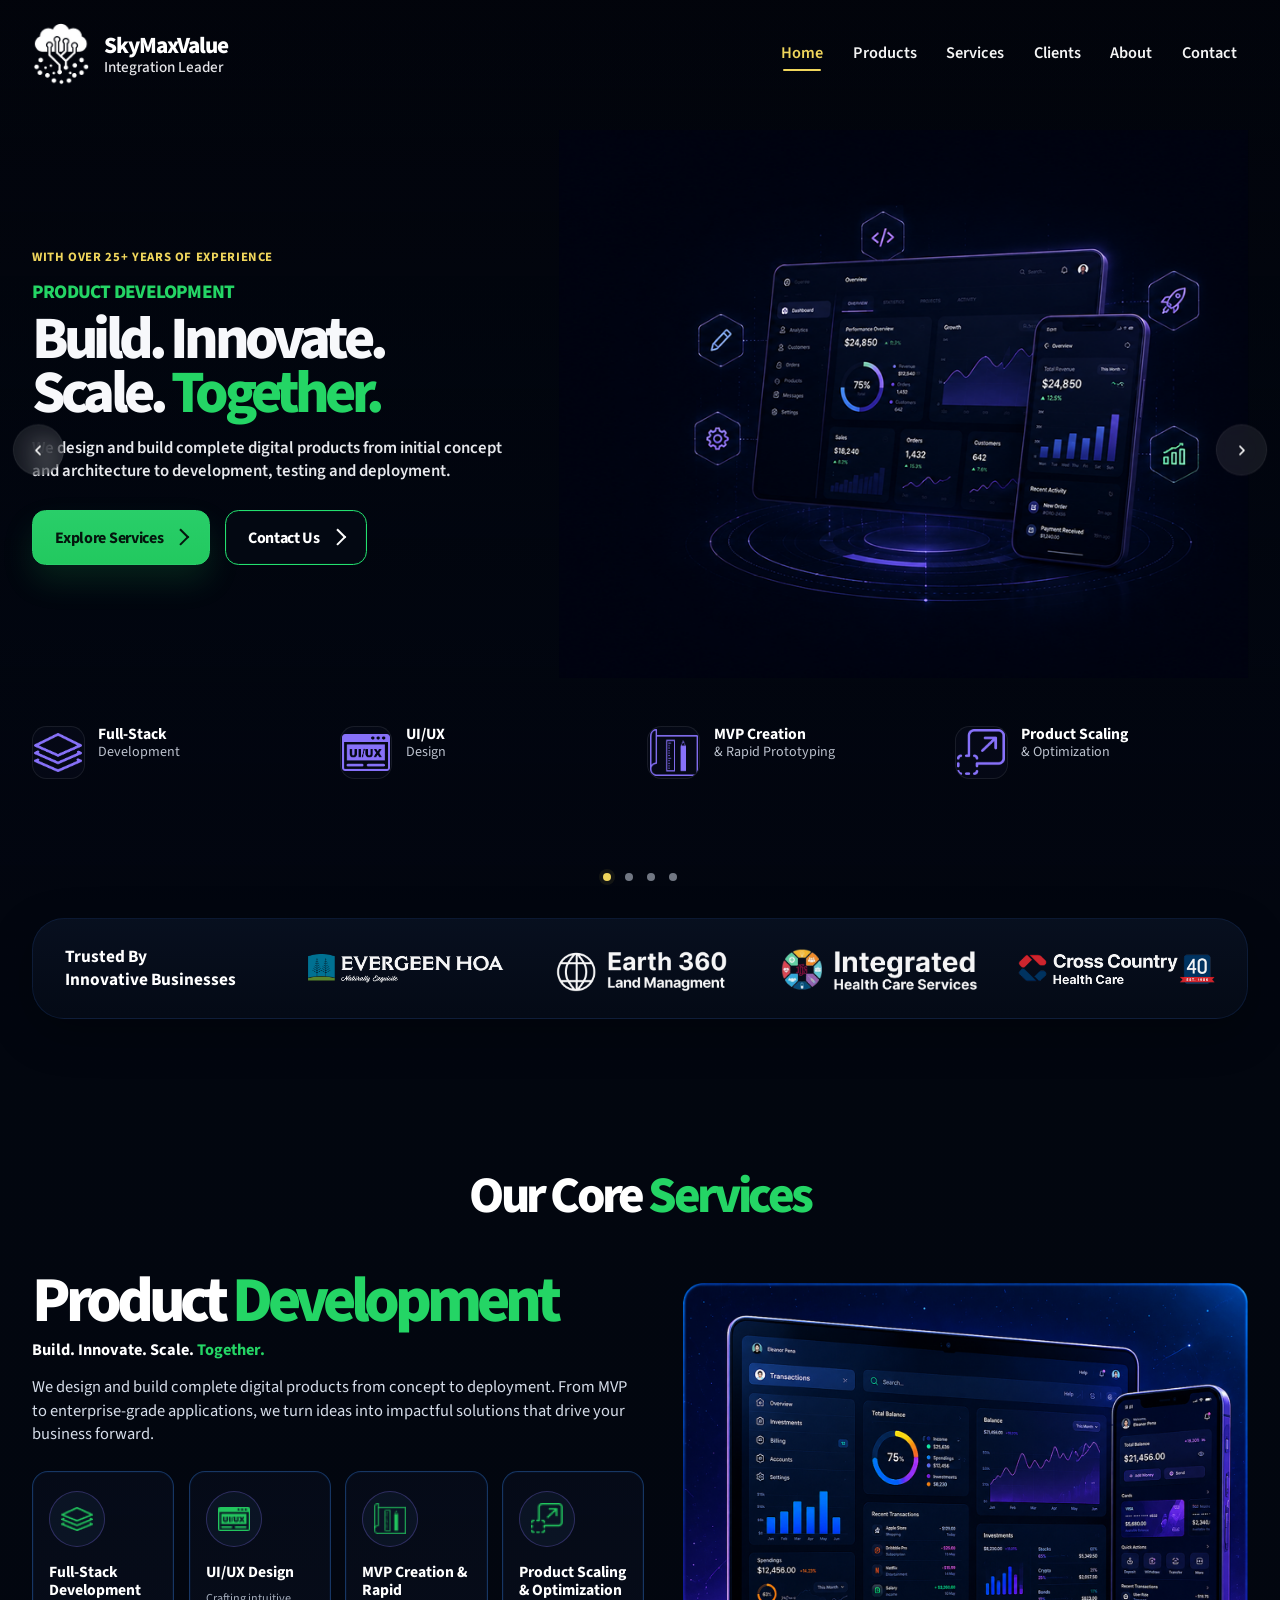
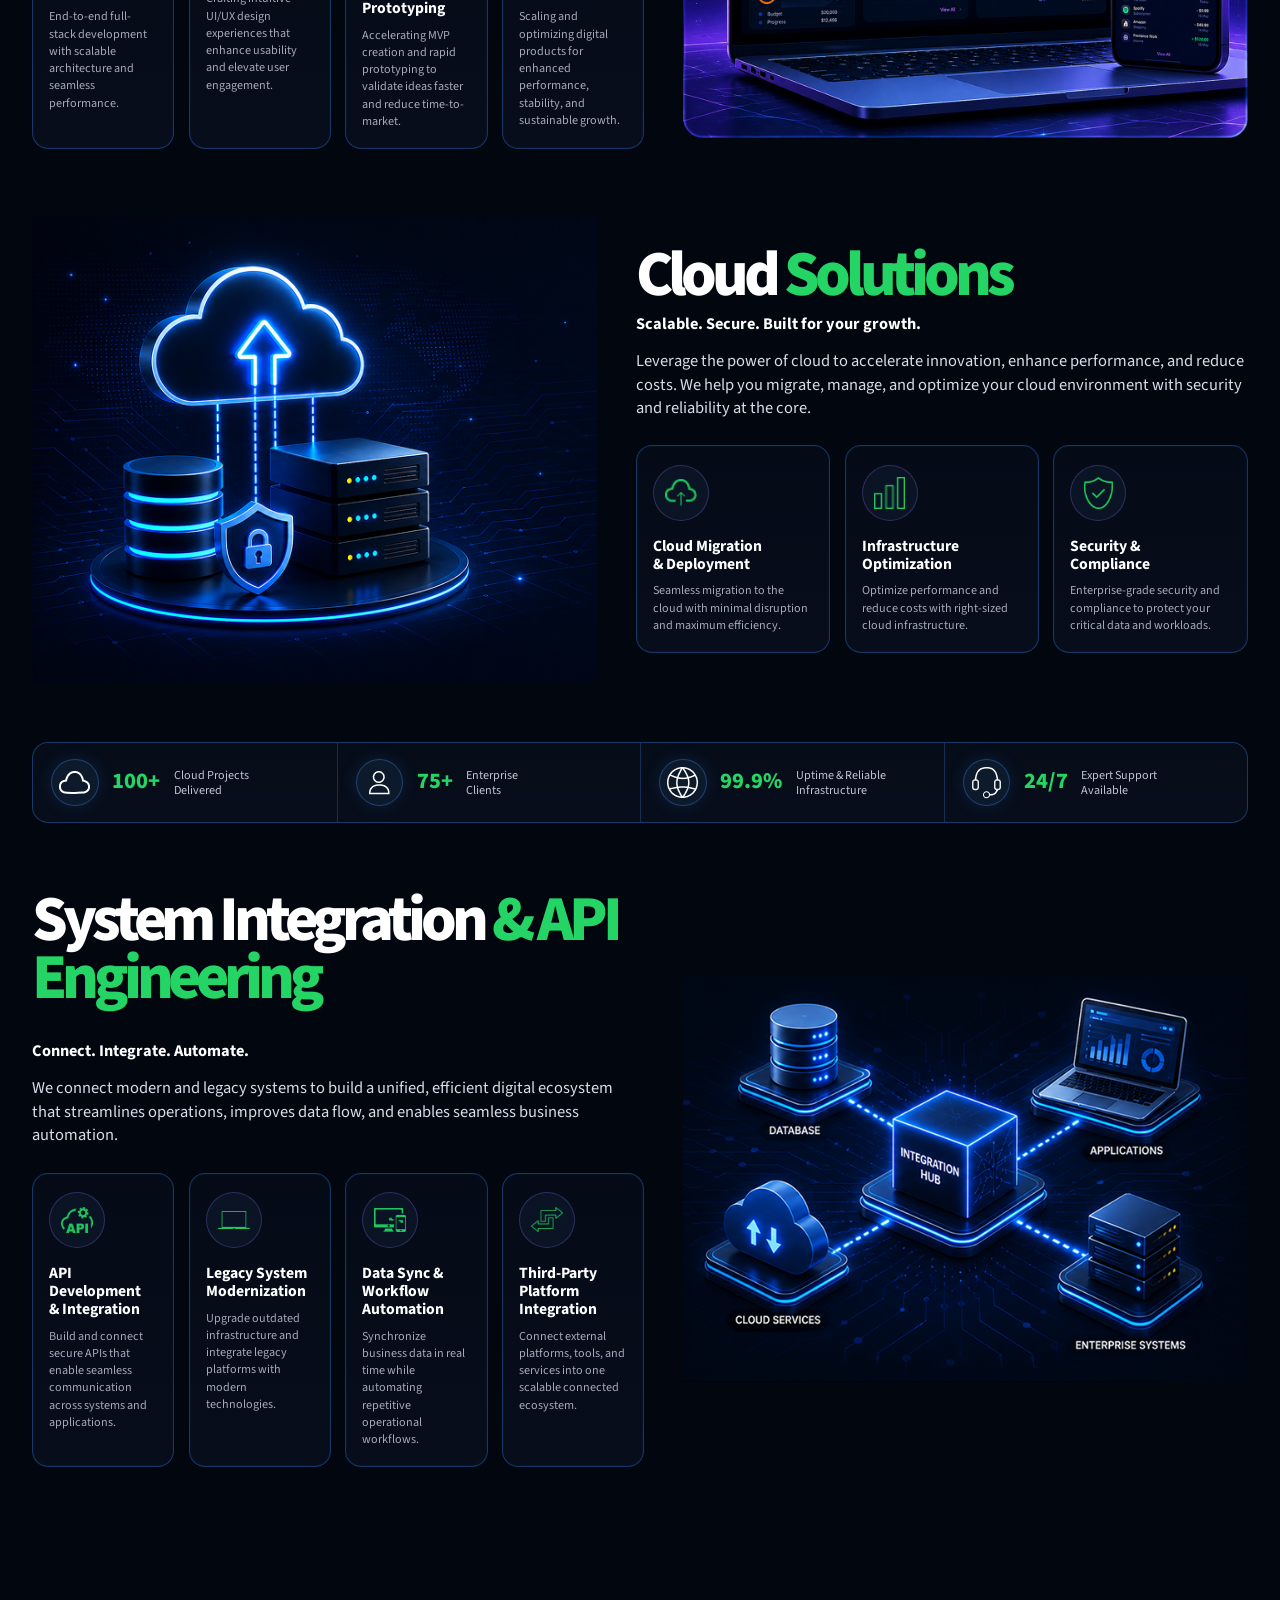
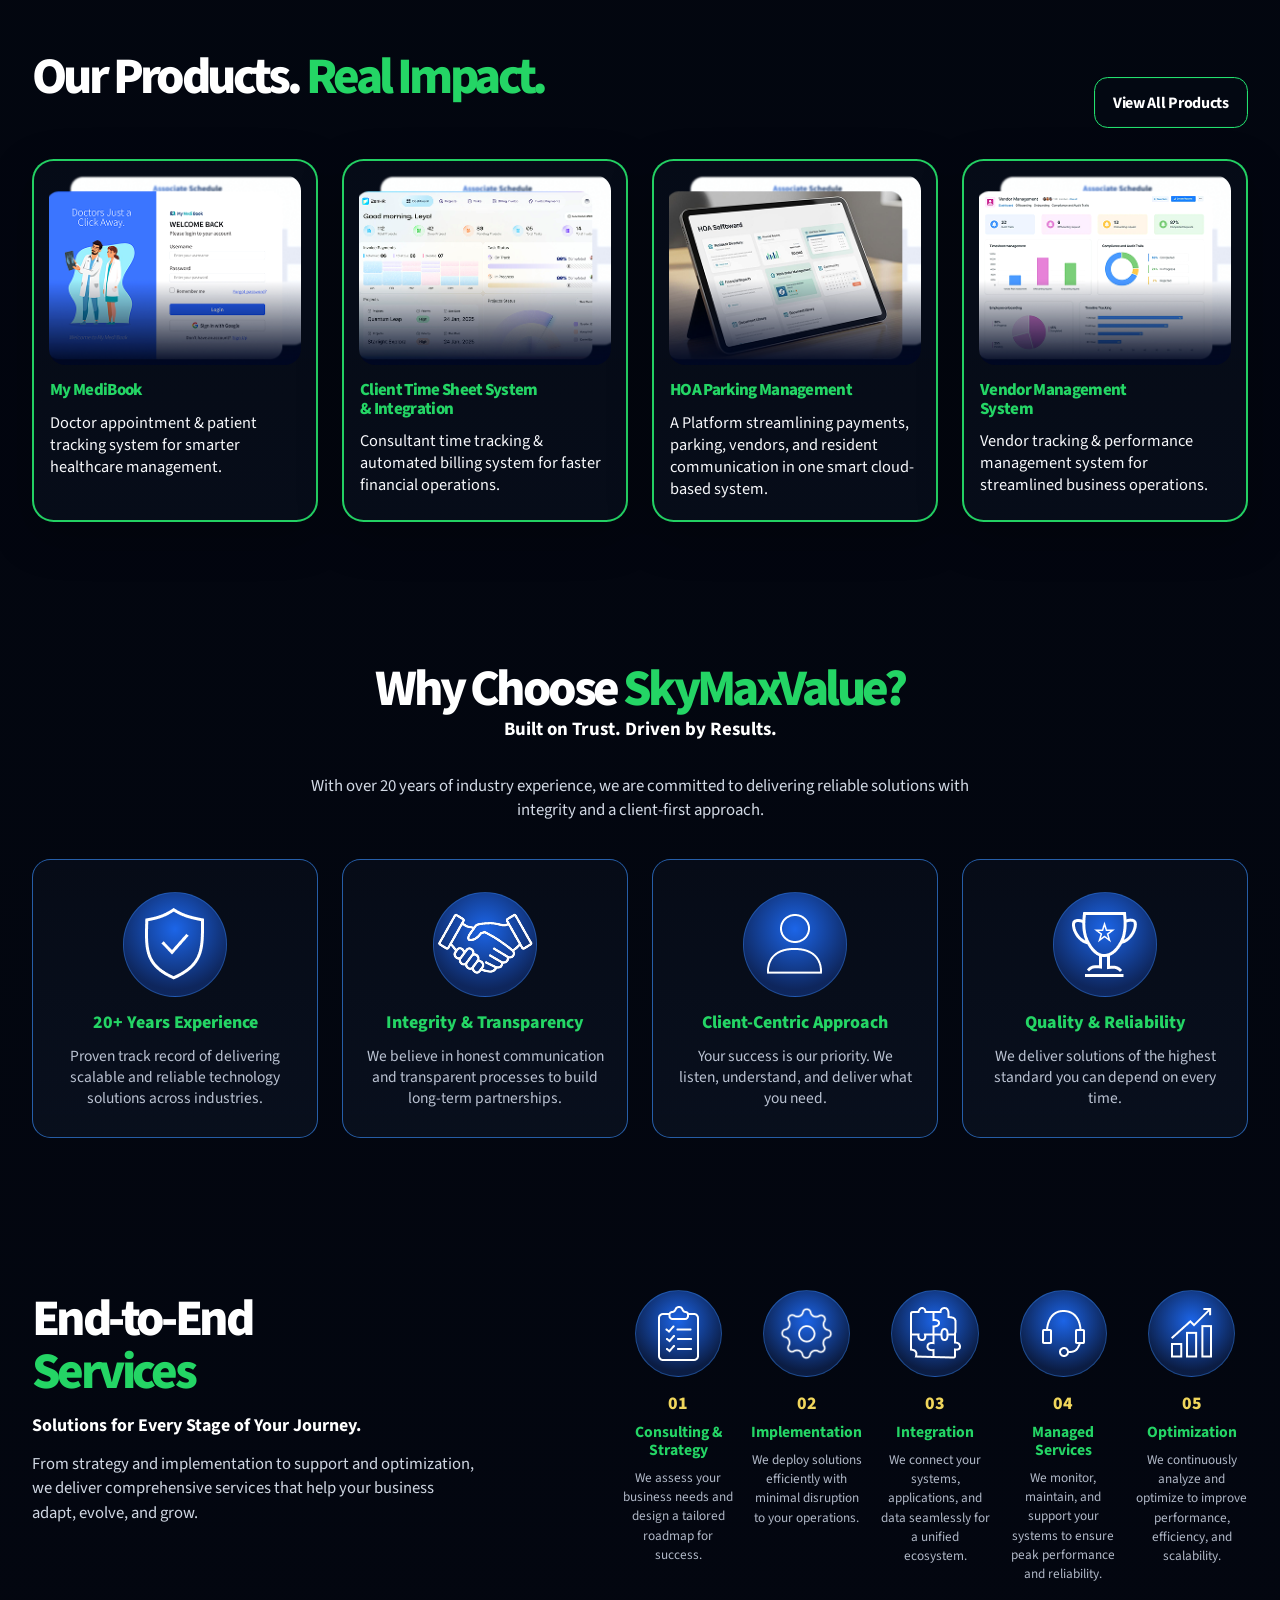
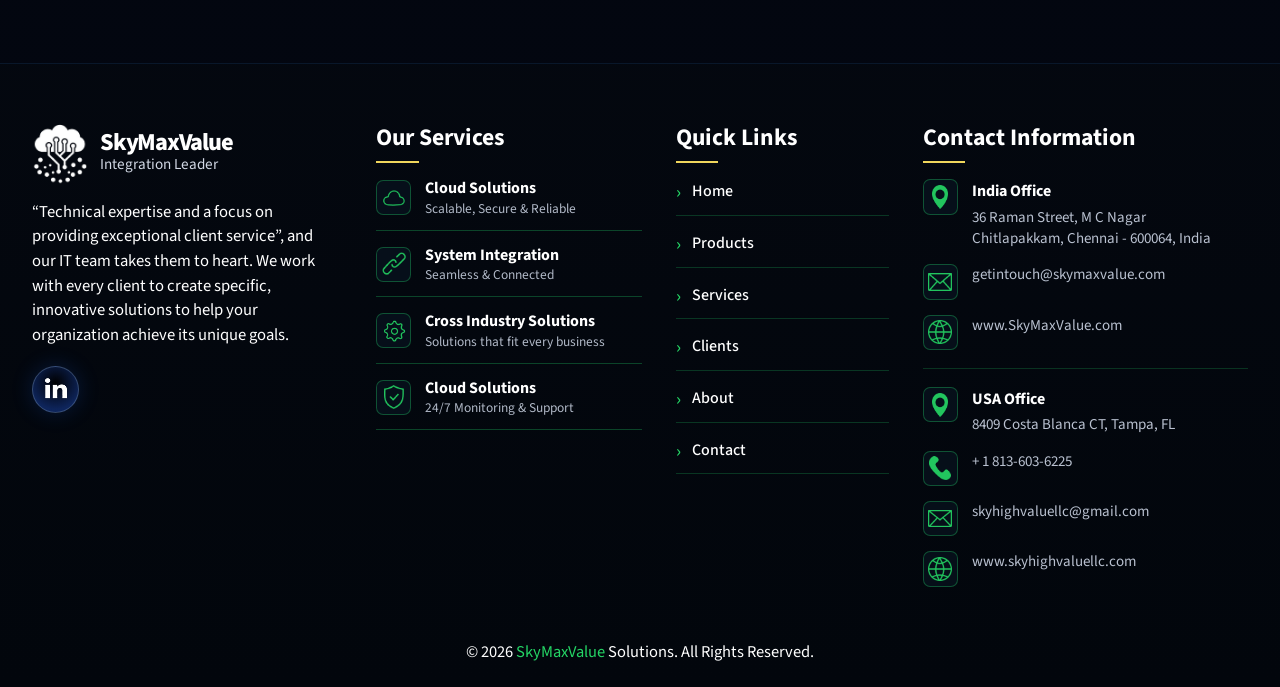
<file: index.html>
<!DOCTYPE html>
<html lang="en">
<head>
  <meta charset="UTF-8" />
  <meta name="viewport" content="width=device-width, initial-scale=1.0" />
  <title>SkyMaxValue</title>
  <meta name="description" content="SkyMaxValue delivers product development, cloud solutions, system integration, and technology consulting." />
  
  <link href="https://fonts.googleapis.com/css2?family=Source+Sans+Pro:wght@300;400;600;700&display=swap" rel="stylesheet">
  
  <link href="https://cdn.jsdelivr.net/npm/bootstrap@5.3.3/dist/css/bootstrap.min.css" rel="stylesheet" />

  <link rel="stylesheet" href="css/style.css" />
</head>
<body class="home-page">
  
    


  <header class="hero-shell" id="home">
    <div id="navbar-container"></div>

    <div id="heroCarousel" class="carousel slide carousel-fade hero-carousel" data-bs-ride="carousel" data-bs-interval="6500" data-bs-pause="false">
      <div class="carousel-indicators hero-carousel__indicators">
        <button type="button" data-bs-target="#heroCarousel" data-bs-slide-to="0" class="active" aria-current="true" aria-label="Slide 1"></button>
        <button type="button" data-bs-target="#heroCarousel" data-bs-slide-to="1" aria-label="Slide 2"></button>
        <button type="button" data-bs-target="#heroCarousel" data-bs-slide-to="2" aria-label="Slide 3"></button>
        <button type="button" data-bs-target="#heroCarousel" data-bs-slide-to="3" aria-label="Slide 4"></button>
      </div>

      <div class="carousel-inner hero-carousel__inner">
        <div class="carousel-item active hero-slide hero-slide--product">
          <div class="hero-slide__veil"></div>
          <div class="container-xxl hero-slide__content">
            <div class="row align-items-center g-4 g-xl-5">
              <div class="col-lg-5 col-xl-5 hero-copy">
                <p class="hero-copy__eyebrow">WITH OVER 25+ YEARS OF EXPERIENCE</p>
                <p class="hero-copy__kicker">PRODUCT DEVELOPMENT</p>
                <h1 class="hero-copy__title">Build. Innovate.<br />Scale. <span>Together.</span></h1>
                <p class="hero-copy__text">We design and build complete digital products from initial concept and architecture to development, testing and deployment.</p>
                <div class="hero-copy__actions">
                  <a class="btn btn-sky btn-sky--solid" href="services.html">Explore Services <span class="btn-arrow" aria-hidden="true"></span></a>
                  <a class="btn btn-sky btn-sky--outline" href="contact.html">Contact Us <span class="btn-arrow" aria-hidden="true"></span></a>
                </div>
              </div>

              <div class="col-lg-7 col-xl-7 hero-visual">
                
                <img class="hero-visual__image" src="images/hero-product.png" alt="Product development dashboard illustration" loading="eager" decoding="async" />
              </div>
            </div>

            <div class="hero-features">
             <article class="hero-feature">
              <span class="hero-feature__icon hero-feature__icon--violet">
                    <img src="images/fullstack.png" alt="Full Stack Development Icon">
                </span>

                <div>
                    <h3>Full-Stack</h3>
                    <p>Development</p>
                </div>

            </article>

              <article class="hero-feature">
                <span class="hero-feature__icon hero-feature__icon--violet">
                  <img src="images/uiux.png" alt="UI/UX Design Icon">
                </span>
                <div><h3>UI/UX</h3><p>Design</p></div>
              </article>

              <article class="hero-feature">
                <span class="hero-feature__icon hero-feature__icon--violet">
                <img src="images/mvp.png" alt="MVP Creation & Rapid Prototyping">  
                </span>
                <div><h3>MVP Creation</h3><p>&amp; Rapid Prototyping</p></div>
              </article>

              <article class="hero-feature">
                <span class="hero-feature__icon hero-feature__icon--violet">
                  <img src="images/product-scaling.png" alt="Product Scaling Icon">
                </span>
                <div><h3>Product Scaling</h3><p>&amp; Optimization</p></div>
              </article>


            </div>
          </div>
        </div>

        <div class="carousel-item hero-slide hero-slide--cloud">
          <div class="hero-slide__veil"></div>
          <div class="container-xxl hero-slide__content">
            <div class="row align-items-center g-4 g-xl-5">
              <div class="col-lg-5 col-xl-5 hero-copy">
                <p class="hero-copy__eyebrow">WITH OVER 25+ YEARS OF EXPERIENCE</p>
                <p class="hero-copy__kicker">CLOUD-BASED APPLICATION ENGINEERING</p>
                <h2 class="hero-copy__title">Secure Cloud.<br />Scalable <span>Growth.</span></h2>
                <p class="hero-copy__text">We develop cloud-native applications that deliver speed, reliability, and flexibility.</p>
                <div class="hero-copy__actions">
                  <a class="btn btn-sky btn-sky--solid" href="services.html">Explore Services <span class="btn-arrow" aria-hidden="true"></span></a>
                  <a class="btn btn-sky btn-sky--outline" href="contact.html">Contact Us <span class="btn-arrow" aria-hidden="true"></span></a>
                </div>
              </div>

              <div class="col-lg-7 col-xl-7 hero-visual">
               
                <img class="hero-visual__image" src="images/hero-cloud.png" alt="Cloud infrastructure illustration" loading="lazy" decoding="async" />
              </div>
            </div>

            <div class="hero-features">


               <article class="hero-feature">
                <span class="hero-feature__icon hero-feature__icon--violet">
                  <img src="images/cloud.png" alt="Product Scaling Icon">
                </span>
                <div><h3>Cloud Architecture</h3><p>Azure, AWS</p></div>
              </article>

               <article class="hero-feature">
                <span class="hero-feature__icon hero-feature__icon--violet">
                  <img src="images/settings.png" alt="Product Scaling Icon">
                </span>
                <div><h3>Microservices</h3><p>&amp; Containerization</p></div>
              </article>




                  <article class="hero-feature">
                <span class="hero-feature__icon hero-feature__icon--violet">
                  <img src="images/serverless.png" alt="Product Scaling Icon">
                </span>
                <div><h3>Serverless</h3><p>Computing</p></div>
              </article>


          <article class="hero-feature">
                <span class="hero-feature__icon hero-feature__icon--violet">
                  <img src="images/cloud migration-purple.png" alt="Product Scaling Icon">
                </span>
                <div><h3>Cloud Migration</h3><p>&amp; Modernization</p></div>
              </article>


              
            </div>
          </div>
        </div>

        <div class="carousel-item hero-slide hero-slide--api">
          <div class="hero-slide__veil"></div>
          <div class="container-xxl hero-slide__content">
            <div class="row align-items-center g-4 g-xl-5">
              <div class="col-lg-5 col-xl-5 hero-copy">
                <p class="hero-copy__eyebrow">WITH OVER 25+ YEARS OF EXPERIENCE</p>
                <p class="hero-copy__kicker">SYSTEM INTEGRATION &amp; API ENGINEERING</p>
                <h2 class="hero-copy__title">Connect. Integrate.<br /><span>Automate.</span></h2>
                <p class="hero-copy__text">We connect new and existing systems to create an unified, efficient digital ecosystem.</p>
                <div class="hero-copy__actions">
                  <a class="btn btn-sky btn-sky--solid" href="services.html">Explore Services <span class="btn-arrow" aria-hidden="true"></span></a>
                  <a class="btn btn-sky btn-sky--outline" href="contact.html">Contact Us <span class="btn-arrow" aria-hidden="true"></span></a>
                </div>
              </div>

              <div class="col-lg-7 col-xl-7 hero-visual">
             
                <img class="hero-visual__image" src="images/hero-api.png" alt="API integration and automation illustration" loading="lazy" decoding="async" />
              </div>
            </div>

            <div class="hero-features">



                <article class="hero-feature">
                <span class="hero-feature__icon hero-feature__icon--violet">
                  <img src="images/api-icon.png" alt="Product Scaling Icon">
                </span>
                <div><h3>API Development</h3><p>&amp; Integration</p></div>
              </article>


                <article class="hero-feature">
                <span class="hero-feature__icon hero-feature__icon--violet">
                  <img src="images/legacy.png" alt="Product Scaling Icon">
                </span>
                <div><h3>Legacy System</h3><p>Modernization</p></div>
              </article>

                <article class="hero-feature">
                <span class="hero-feature__icon hero-feature__icon--violet">
                  <img src="images/data-sync.png" alt="Product Scaling Icon">
                </span>
                <div><h3>Data Synchronization</h3><p>&amp; Workflow Automation</p></div>
              </article>

                <article class="hero-feature">
                <span class="hero-feature__icon hero-feature__icon--violet">
                  <img src="images/third-party.png" alt="Product Scaling Icon">
                </span>
                <div><h3>Third-Party Platform</h3><p>Integration</p></div>
              </article>




           
            
            </div>
          </div>
        </div>

        <div class="carousel-item hero-slide hero-slide--consulting">
          <div class="hero-slide__veil"></div>
          <div class="container-xxl hero-slide__content">
            <div class="row align-items-center g-4 g-xl-5">
              <div class="col-lg-5 col-xl-5 hero-copy">
                <p class="hero-copy__eyebrow">WITH OVER 25+ YEARS OF EXPERIENCE</p>
                <p class="hero-copy__kicker">TECHNOLOGY CONSULTING</p>
                <h2 class="hero-copy__title">Strategize. Plan.<br />Transform. <span>Succeed.</span></h2>
                <p class="hero-copy__text">We connect new and existing systems to create an unified, efficient digital ecosystem.</p>
                <div class="hero-copy__actions">
                  <a class="btn btn-sky btn-sky--solid" href="services.html">Explore Services <span class="btn-arrow" aria-hidden="true"></span></a>
                  <a class="btn btn-sky btn-sky--outline" href="contact.html">Contact Us <span class="btn-arrow" aria-hidden="true"></span></a>
                </div>
              </div>

              <div class="col-lg-7 col-xl-7 hero-visual">
      
                <img class="hero-visual__image" src="images/hero-consulting.png" alt="Technology consulting planning illustration" loading="lazy" decoding="async" />
              </div>
            </div>

            <div class="hero-features">


              <article class="hero-feature">
                <span class="hero-feature__icon hero-feature__icon--violet">
                  <img src="images/architecture.png" alt="Product Scaling Icon">
                </span>
                <div><h3>Architecture</h3><p>Assessments</p></div>
              </article>


              <article class="hero-feature">
                <span class="hero-feature__icon hero-feature__icon--violet">
                  <img src="images/cloud-strategy.png" alt="Product Scaling Icon">
                </span>
                <div><h3>Cloud Strategy</h3><p>&amp; Roadmap</p></div>
              </article>



              <article class="hero-feature">
                <span class="hero-feature__icon hero-feature__icon--violet">
                  <img src="images/Product Planning.png" alt="Product Scaling Icon">
                </span>
                <div><h3>Product Planning</h3><p>&amp; Technical Advisory</p></div>
              </article>


              <article class="hero-feature">
                <span class="hero-feature__icon hero-feature__icon--violet">
                  <img src="images/Performance, Security.png" alt="Product Scaling Icon">
                </span>
                <div><h3>Performance, Security,</h3><p>&amp; Scalability Reviews</p></div>
              </article>



  
            </div>
          </div>
        </div>
      </div>

      <button class="carousel-control-prev hero-carousel__control" type="button" data-bs-target="#heroCarousel" data-bs-slide="prev" aria-label="Previous slide">
        <span class="carousel-control-prev-icon" aria-hidden="true"></span>
      </button>
      <button class="carousel-control-next hero-carousel__control" type="button" data-bs-target="#heroCarousel" data-bs-slide="next" aria-label="Next slide">
        <span class="carousel-control-next-icon" aria-hidden="true"></span>
      </button>
    </div>
  </header>

  <section class="trusted-strip" id="clients">

    <div class="container-xxl">

        <div class="trusted-strip__panel">

            <div class="trusted-strip__label">
                Trusted By<br>
                Innovative Businesses
            </div>

            <div class="trusted-strip__logos">

                <div class="trusted-logo">
                    <img src="images/evergreen-hoa.png" alt="Evergreen HOA">
                </div>

                <div class="trusted-logo">
                    <img src="images/earth360.png" alt="Earth 360">
                </div>

                <div class="trusted-logo">
                    <img src="images/intregratedhealthcare.png" alt="Integrated Health Care">
                </div>

                <div class="trusted-logo">
                    <img src="images/crosscountry.png" alt="Cross Country Health Care">
                </div>

            </div>

        </div>

    </div>

</section>




  <main>
    <section class="services-shell reveal" id="services">
      <div class="container-xxl">
        <h2 class="section-heading">Our Core <span>Services</span></h2>

        <article class="service-block service-block--product">
          <div class="service-block__copy">
            <h3>Product <span>Development</span></h3>
            <p class="service-block__lead">Build. Innovate. Scale. <span>Together.</span></p>
            <p class="service-block__text">We design and build complete digital products from concept to deployment. From MVP to enterprise-grade applications, we turn ideas into impactful solutions that drive your business forward.</p>

            <div class="service-mini-grid">
              <div class="mini-card">
                <span class="mini-card__icon"> <img src="images/product-fullstack.png" alt="Full stack Icon"> </span>
                <h4>Full-Stack<br />Development</h4>
                <p>End-to-end full-stack development with scalable architecture and seamless performance.</p>
              </div>

              <div class="mini-card">
                <span class="mini-card__icon"> <img src="images/product-uiux.png" alt="UI/UX Design Icon"> </span>
                <h4>UI/UX Design</h4>
                <p>Crafting intuitive UI/UX design experiences that enhance usability and elevate user engagement.</p>
              </div>
              <div class="mini-card">
                <span class="mini-card__icon"> <img src="images/product-mvp.png" alt="Clipboard Icon"> </span>
                <h4>MVP Creation &amp;<br />Rapid Prototyping</h4>
                <p>Accelerating MVP creation and rapid prototyping to validate ideas faster and reduce time-to-market.</p>
              </div>
              <div class="mini-card">
                <span class="mini-card__icon"> <img src="images/product-scaling-green.png" alt="Expand Icon"> </span>
                <h4>Product Scaling<br />&amp; Optimization</h4>
                <p>Scaling and optimizing digital products for enhanced performance, stability, and sustainable growth.</p>
              </div>
            </div>
          </div>

          <div class="service-block__visual">
            <img src="images/product-development.png" alt="Product development platform illustration" loading="lazy" decoding="async" />
          </div>
        </article>

        <article class="service-block service-block--cloud service-block--reverse">
          <div class="service-block__visual">
            <img src="images/cloud solutions.png" alt="Cloud solutions illustration" loading="lazy" decoding="async" />
          </div>

          <div class="service-block__copy">
            <h3>Cloud <span>Solutions</span></h3>
            <p class="service-block__lead">Scalable. Secure. Built for your growth.</p>
            <p class="service-block__text">Leverage the power of cloud to accelerate innovation, enhance performance, and reduce costs. We help you migrate, manage, and optimize your cloud environment with security and reliability at the core.</p>

            <div class="service-mini-grid service-mini-grid--three">
              <div class="mini-card">
                
                <span class="mini-card__icon"> <img src="images/cloud migration.png" alt="Cloud Migration Icon"> </span>


                <h4>Cloud Migration<br />&amp; Deployment</h4>
                <p>Seamless migration to the cloud with minimal disruption and maximum efficiency.</p>
              </div>

              <div class="mini-card">
                <span class="mini-card__icon"> <img src="images/infrastructure.png" alt="Infrastructure Icon"> </span>
                <h4>Infrastructure<br />Optimization</h4>
                <p>Optimize performance and reduce costs with right-sized cloud infrastructure.</p>
              </div>
              <div class="mini-card">
                <span class="mini-card__icon"> <img src="images/security.png" alt="Security & Compliance Icon"> </span>
                <h4>Security &amp;<br />Compliance</h4>
                <p>Enterprise-grade security and compliance to protect your critical data and workloads.</p>
              </div>
            </div>
          </div>



          <div class="service-metrics">
            <div class="metric">

              <span class="metric__icon"><img src="images/cloud-white.png" alt="Security & Compliance Icon"></span>

           


              <strong>100+</strong>
              <p>Cloud Projects<br />Delivered</p>
            </div>
            <div class="metric">
              <span class="metric__icon"><img src="images/cloud-clients.png" alt="User Icon"></span>
              <strong>75+</strong>
              <p>Enterprise<br />Clients</p>
            </div>
            <div class="metric">
              <span class="metric__icon"><img src="images/cloud-infa.png" alt="Globe Icon"></span>
              <strong>99.9%</strong>
              <p>Uptime &amp; Reliable<br />Infrastructure</p>
            </div>
            <div class="metric">
              <span class="metric__icon"><img src="images/cloud-experts.png" alt="Experts" Icon"></span>
              <strong>24/7</strong>
              <p>Expert Support<br />Available</p>
            </div>
          </div>
        </article>



        

        <article class="service-block service-block--integration">
          

    <div class="service-block__copy">

        <h3>System Integration <span>&amp; API Engineering</span></h3>
        <br>

        <p class="service-block__lead">
            Connect. Integrate. Automate.
        </p>

        <p class="service-block__text">
            We connect modern and legacy systems to build a unified, efficient digital ecosystem that streamlines operations, improves data flow, and enables seamless business automation.
        </p>

        <div class="service-mini-grid">

            <div class="mini-card">

                <span class="mini-card__icon">
                    <img src="images/api-icon-green.png" alt="API Development and Integration Icon">
                </span>

                <h4>API Development<br />&amp; Integration</h4>

                <p>
                    Build and connect secure APIs that enable seamless communication across systems and applications.
                </p>

            </div>

            <div class="mini-card">

                <span class="mini-card__icon">
                    <img src="images/legacy-green.png" alt="Legacy System Modernization Icon">
                </span>

                <h4>Legacy System<br />Modernization</h4>

                <p>
                    Upgrade outdated infrastructure and integrate legacy platforms with modern technologies.
                </p>

            </div>

            <div class="mini-card">

                <span class="mini-card__icon">
                    <img src="images/data-sync-green.png" alt="Workflow Automation Icon">
                </span>

                <h4>Data Sync &amp;<br />Workflow Automation</h4>

                <p>
                    Synchronize business data in real time while automating repetitive operational workflows.
                </p>

            </div>

            <div class="mini-card">

                <span class="mini-card__icon">
                    <img src="images/third-party-green.png" alt="Third Party Platform Integration Icon">
                </span>

                <h4>Third-Party Platform<br />Integration</h4>

                <p>
                    Connect external platforms, tools, and services into one scalable connected ecosystem.
                </p>

            </div>

        </div>

    </div>

    <div class="service-block__visual">

        <img src="images/system-integration.png" alt="System integration and API engineering illustration" loading="lazy" decoding="async"/>
            
             </div>

</article>
      </div>
    </section>


    

    <section class="products-shell reveal" id="products">
      <div class="container-xxl">
        <div class="section-head-row">
          <h2 class="section-heading section-heading--left">Our Products. <span>Real Impact.</span></h2>
          <a class="btn btn-sky btn-sky--outline btn-sky--compact" href="products.html">View All Products</a>
        </div>

        <div class="row g-4 row-cols-1 row-cols-md-2 row-cols-xl-4">
          <div class="col">
            <article class="product-card">
              <div class="product-card__media">
                <img src="images/product-medibook2.png" alt="My MediBook product preview" loading="lazy" decoding="async" />
              </div>
              <div class="product-card__body">
                <h3>My MediBook</h3>
                <p>Doctor appointment &amp; patient tracking system for smarter healthcare management.</p>
              </div>
            </article>
          </div>

          <div class="col">
            <article class="product-card">
              <div class="product-card__media">
                <img src="images/product-enterprise.png" alt="Enterprise Time Sheet and Billing System preview" loading="lazy" decoding="async" />
              </div>
              <div class="product-card__body">
                <h3>Client Time Sheet System<br />&amp; Integration</h3>
                <p>Consultant time tracking &amp; automated billing system for faster financial operations.</p>
              </div>
            </article>
          </div>

          <div class="col">
            <article class="product-card">
              <div class="product-card__media">
                <img src="images/product-hoa.png" alt="HOA Management and Automation Suite preview" loading="lazy" decoding="async" />
              </div>
              <div class="product-card__body">
                <h3>HOA Parking Management</h3>
                <p>A Platform 
                streamlining payments, parking, 
                vendors, and resident 
                communication in one smart 
                cloud-based system.</p>
              </div>
            </article>
          </div>

          <div class="col">
            <article class="product-card">
              <div class="product-card__media">
                <img src="images/product-vendor.png" alt="Vendor Management System preview" loading="lazy" decoding="async" />
              </div>
              <div class="product-card__body">
                <h3>Vendor Management<br />System</h3>
                <p>Vendor tracking &amp; performance management system for streamlined business operations.</p>
              </div>
            </article>
          </div>
        </div>
      </div>
    </section>

    <section class="why-shell reveal" id="about">
      <div class="container-xxl">
        <h2 class="section-heading">Why Choose <span>SkyMaxValue?</span></h2>
        <p class="section-intro"><strong>Built on Trust. Driven by Results.</strong><br />With over 20 years of industry experience, we are committed to delivering reliable solutions with integrity and a client-first approach.</p>

        <div class="row g-4 row-cols-1 row-cols-md-2 row-cols-xl-4">
          <div class="col">
            <article class="why-card">
              <span class="why-card__icon"><img src="images/icon-skymax.png" alt="20+ Years Experience"></span>
              <h3>20+ Years Experience</h3>
              <p>Proven track record of delivering scalable and reliable technology solutions across industries.</p>
            </article>
          </div>
          <div class="col">
            <article class="why-card">
              <span class="why-card__icon"><img src="images/icon-hand.png" alt="Integrity & Transparency"></span>
              <h3>Integrity &amp; Transparency</h3>
              <p>We believe in honest communication and transparent processes to build long-term partnerships.</p>
            </article>
          </div>
          <div class="col">
            <article class="why-card">
              <span class="why-card__icon"><img src="images/icon-client.png" alt="Client-Centric Approach"></span>
              <h3>Client-Centric Approach</h3>
              <p>Your success is our priority. We listen, understand, and deliver what you need.</p>
            </article>
          </div>
          <div class="col">
            <article class="why-card">
              <span class="why-card__icon"><img src="images/icon-quality.png" alt="Quality & Reliability"></span>
              <h3>Quality &amp; Reliability</h3>
              <p>We deliver solutions of the highest standard you can depend on every time.</p>
            </article>
          </div>
        </div>
      </div>
    </section>

    <section class="journey-shell reveal">
      <div class="container-xxl">
        <div class="journey-grid">
          <div class="journey-intro">
            <h2 class="section-heading section-heading--left">End-to-End<br /><span>Services</span></h2>
            <h3 class="journey-intro__subtitle">Solutions for Every Stage of Your Journey.</h3>
            <p>From strategy and implementation to support and optimization, we deliver comprehensive services that help your business adapt, evolve, and grow.</p>
          </div>

          <div class="journey-steps">
            <article class="journey-step">
              <span class="journey-step__icon"><img src="images/icon-clipboard.png" alt="Consulting & Strategy"></span>
              <strong>01</strong>
              <h4>Consulting &amp; Strategy</h4>
              <p>We assess your business needs and design a tailored roadmap for success.</p>
            </article>
            <article class="journey-step">
              <span class="journey-step__icon"><img src="images/icon-gear.png" alt="Implementation"></span>
              <strong>02</strong>
              <h4>Implementation</h4>
              <p>We deploy solutions efficiently with minimal disruption to your operations.</p>
            </article>
            <article class="journey-step">
              <span class="journey-step__icon"><img src="images/icon-puzzle.png" alt="Integration"></span>
              <strong>03</strong>
              <h4>Integration</h4>
              <p>We connect your systems, applications, and data seamlessly for a unified ecosystem.</p>
            </article>
            <article class="journey-step">
              <span class="journey-step__icon"><img src="images/icon-headset.png" alt="Managed Services"></span>
              <strong>04</strong>
              <h4>Managed Services</h4>
              <p>We monitor, maintain, and support your systems to ensure peak performance and reliability.</p>
            </article>
            <article class="journey-step">
              <span class="journey-step__icon"><img src="images/icon-chart.png" alt="Optimization"></span>
              <strong>05</strong>
              <h4>Optimization</h4>
              <p>We continuously analyze and optimize to improve performance, efficiency, and scalability.</p>
            </article>
          </div>
        </div>
      </div>
    </section>
  </main>

  <div id="footer-container"></div>

 

  <script src="https://cdn.jsdelivr.net/npm/bootstrap@5.3.3/dist/js/bootstrap.bundle.min.js"></script>
  <script src="js/script.js"></script>
  <script src="js/navbar.js"></script>
</body>
</html>
</file>
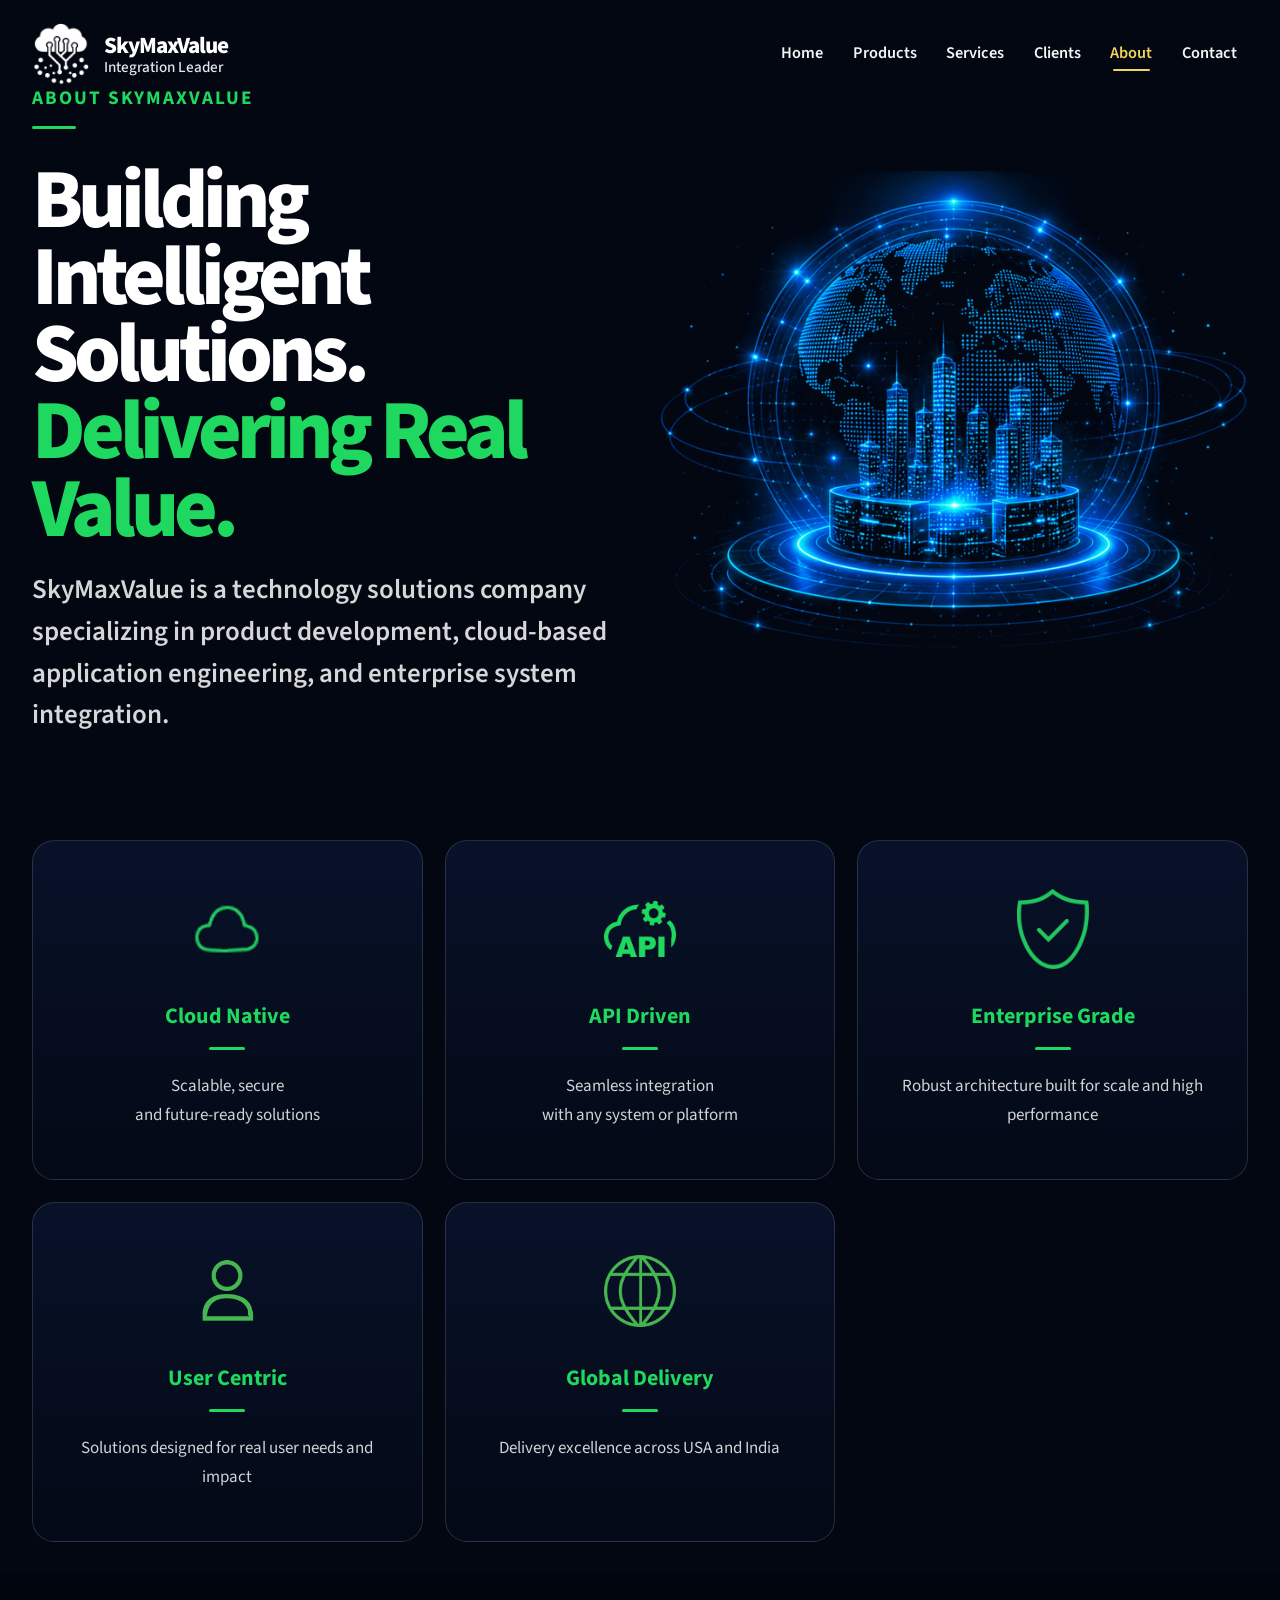
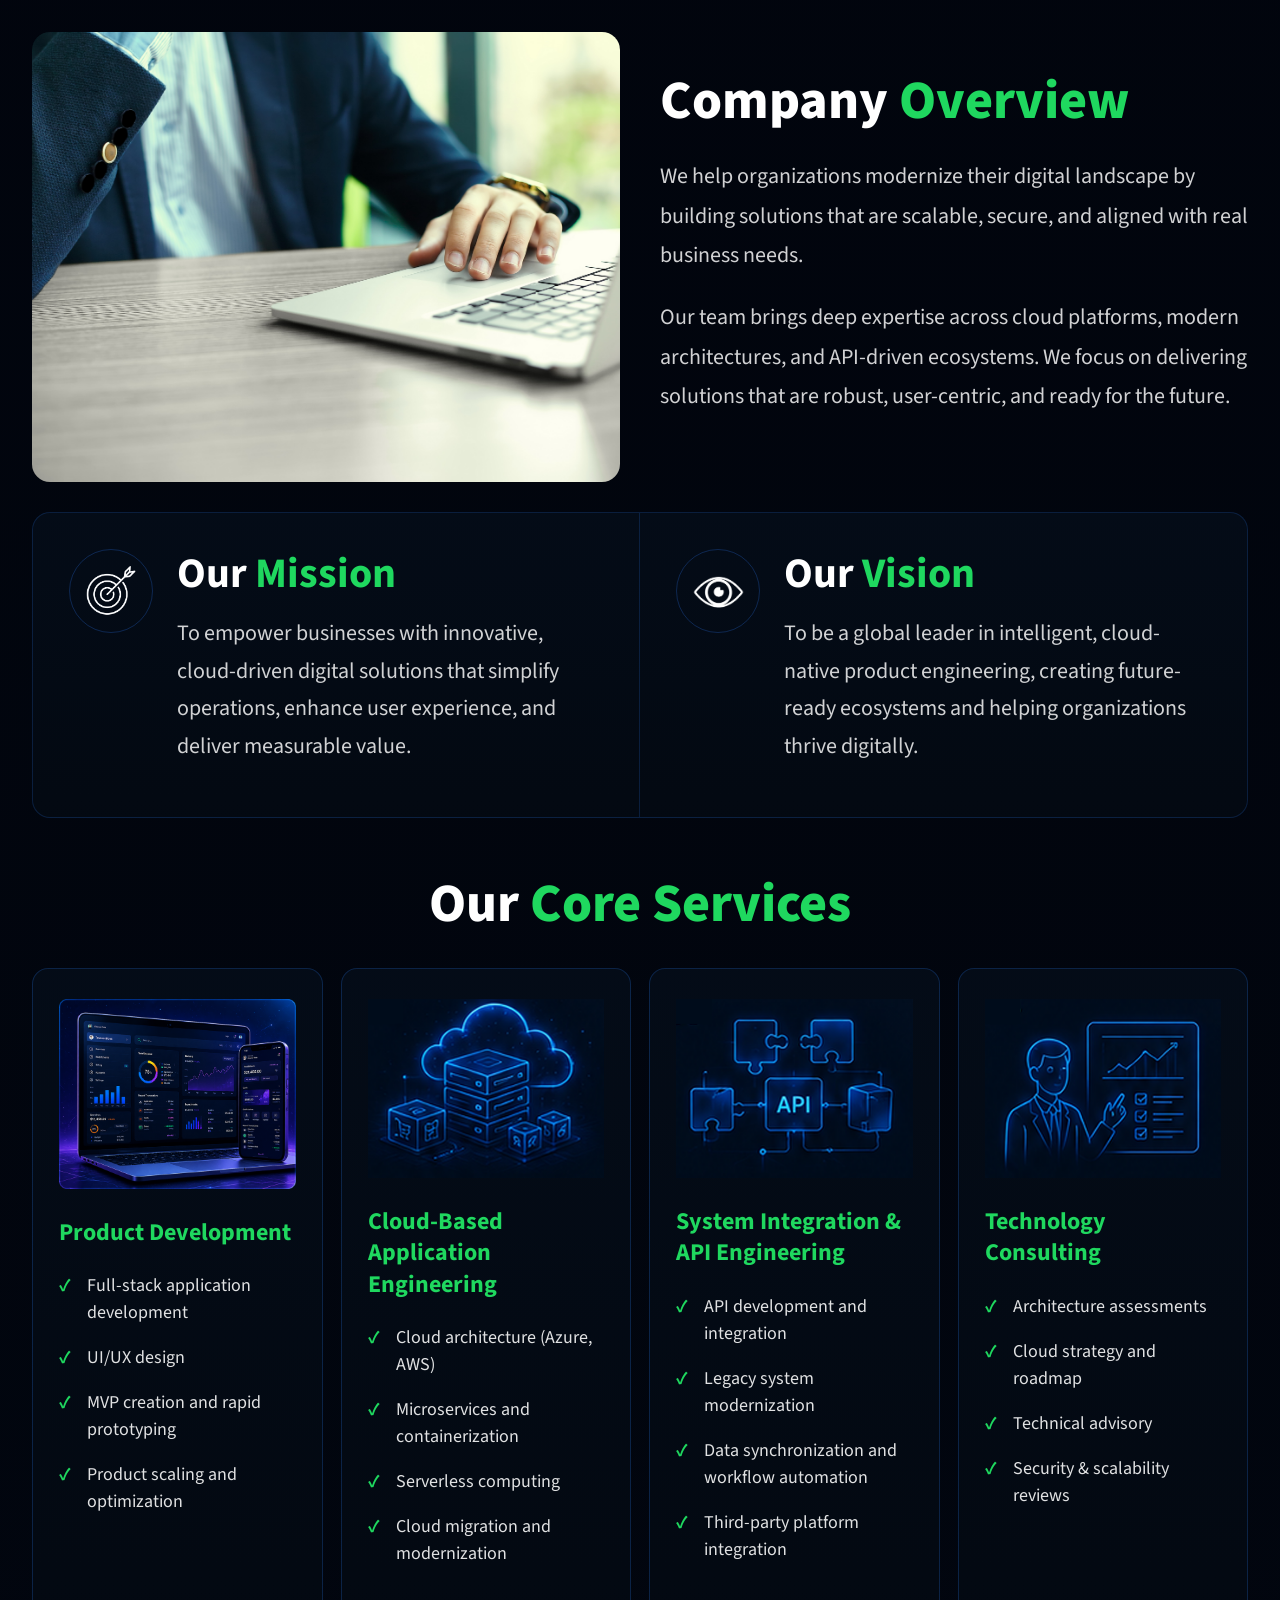
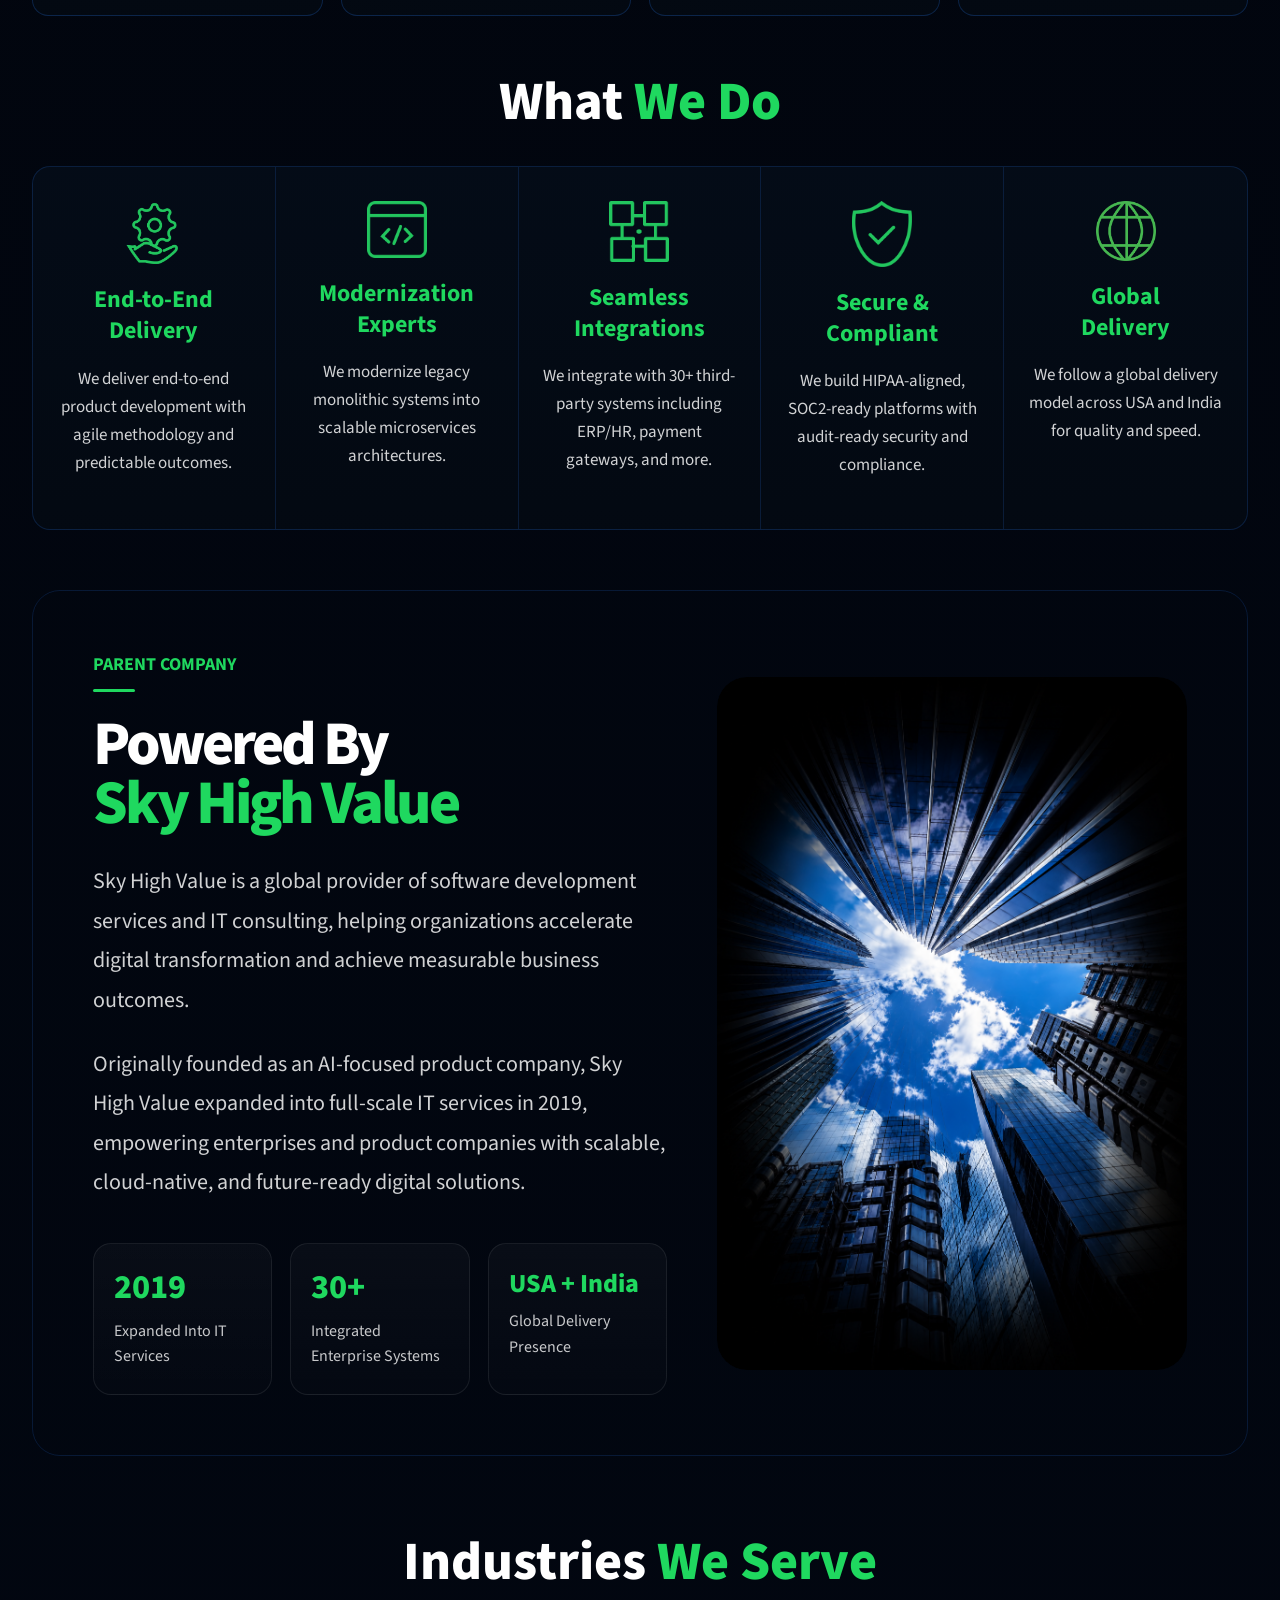
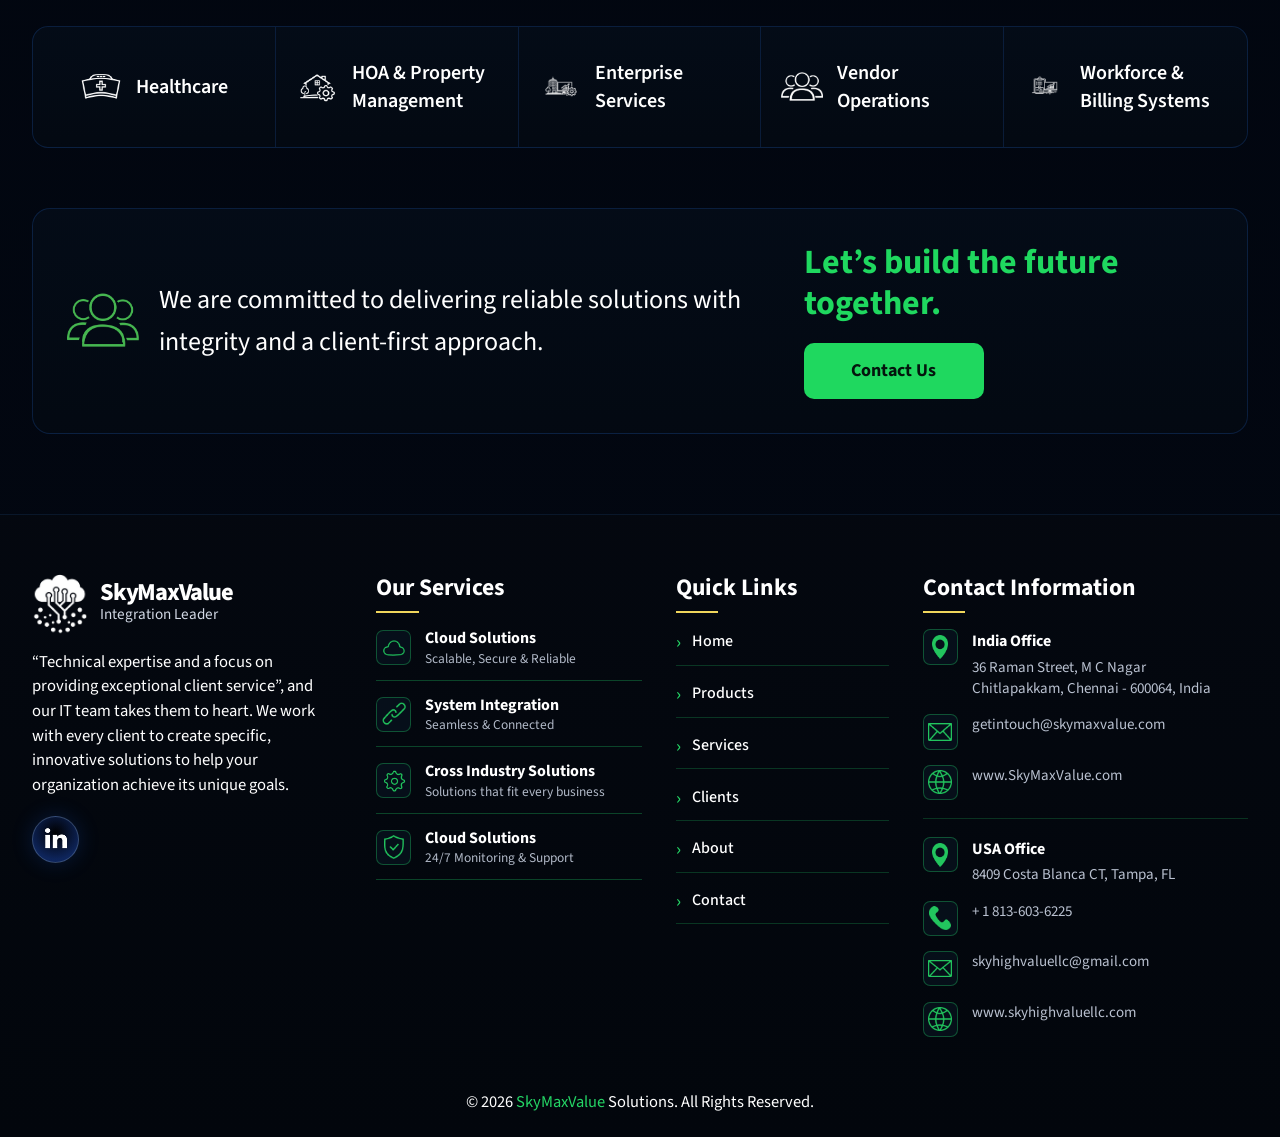
<file: about.html>
<!-- about.html -->
<!DOCTYPE html>
<html lang="en">
<head>

  <meta charset="UTF-8" />
  <meta name="viewport" content="width=device-width, initial-scale=1.0"/>

  <title>About | SkyMaxValue</title>

  <link href="https://fonts.googleapis.com/css2?family=Source+Sans+Pro:wght@300;400;600;700;800;900&display=swap" rel="stylesheet">

  <link href="https://cdn.jsdelivr.net/npm/bootstrap@5.3.3/dist/css/bootstrap.min.css" rel="stylesheet">

  <link rel="stylesheet" href="css/style.css">
  <link rel="stylesheet" href="css/about.css">

</head>

<body class="about-page">

  <div id="navbar-container"></div>

  <section class="about-hero">

    <div class="about-hero__overlay"></div>

    <div class="container-xxl">

      <div class="about-hero__grid">

  
        <div class="about-hero__content">

          <span class="about-hero__eyebrow">
            ABOUT SKYMAXVALUE
          </span>

          <h1>
            Building Intelligent
            <br>
            Solutions.
            <span>Delivering Real Value.</span>
          </h1>

          <p class="about-hero__description">
            SkyMaxValue is a technology solutions company specializing in
            product development, cloud-based application engineering,
            and enterprise system integration.
          </p>

        </div>


        <div class="about-hero__visual">

          <img
            src="images/about-globe22.png"
            alt="SkyMaxValue Globe"
          >

        </div>

      </div>


      <div class="about-feature-grid">


        <article class="about-feature-card">

          <div class="about-feature-card__icon">
            <img src="images/icon-cloud.png" alt="">
          </div>

          <h3>Cloud Native</h3>

          <span class="about-feature-card__line"></span>

          <p>
            Scalable, secure
            <br>
            and future-ready
            solutions
          </p>

        </article>


        <article class="about-feature-card">

          <div class="about-feature-card__icon">
            <img src="images/api-icon2.png" alt="">
          </div>

          <h3>API Driven</h3>

          <span class="about-feature-card__line"></span>

          <p>
            Seamless integration
            <br>
            with any system
            or platform
          </p>

        </article>


        <article class="about-feature-card">

          <div class="about-feature-card__icon">
            <img src="images/security.png" alt="">
          </div>

          <h3>Enterprise Grade</h3>

          <span class="about-feature-card__line"></span>

          <p>
            Robust architecture
            built for scale and
            high performance
          </p>

        </article>


        <article class="about-feature-card">

          <div class="about-feature-card__icon">
            <img src="images/user-green.png" alt="">
          </div>

          <h3>User Centric</h3>

          <span class="about-feature-card__line"></span>

          <p>
            Solutions designed
            for real user needs
            and impact
          </p>

        </article>


        <article class="about-feature-card">

          <div class="about-feature-card__icon">
            <img src="images/globe-icon.png" alt="">
          </div>

          <h3>Global Delivery</h3>

          <span class="about-feature-card__line"></span>

          <p>
            Delivery excellence
            across USA
            and India
          </p>

        </article>

      </div>

    </div>

  </section>




<section class="company-overview-section">

  <div class="container-xxl">

    <div class="company-overview">


      <div class="company-overview__image">

        <img
          src="images/office-team.jpg"
          alt="Company Overview"
        >

      </div>


      <div class="company-overview__content">

        <h2>
          Company <span>Overview</span>
        </h2>

        <p>
          We help organizations modernize their digital landscape
          by building solutions that are scalable, secure, and
          aligned with real business needs.
        </p>

        <p>
          Our team brings deep expertise across cloud platforms,
          modern architectures, and API-driven ecosystems.
          We focus on delivering solutions that are robust,
          user-centric, and ready for the future.
        </p>

      </div>

    </div>

  </div>

</section>


  <section class="mission-vision">

    <div class="container-xxl">

      <div class="mission-vision__grid">


        <article class="mv-card">

          <div class="mv-card__icon">
            <img src="images/target-icon.png" alt="">
          </div>

          <div class="mv-card__content">

            <h3>
              Our <span>Mission</span>
            </h3>

            <p>
              To empower businesses with innovative,
              cloud-driven digital solutions that simplify
              operations, enhance user experience,
              and deliver measurable value.
            </p>

          </div>

        </article>


        <article class="mv-card">

          <div class="mv-card__icon">
            <img src="images/vision-icon.png" alt="">
          </div>

          <div class="mv-card__content">

            <h3>
              Our <span>Vision</span>
            </h3>

            <p>
              To be a global leader in intelligent,
              cloud-native product engineering,
              creating future-ready ecosystems and
              helping organizations thrive digitally.
            </p>

          </div>

        </article>

      </div>

    </div>

  </section>

  <section class="core-services">

    <div class="container-xxl">

      <h2 class="section-title">
        Our <span>Core Services</span>
      </h2>

      <div class="core-services__grid">

        <article class="core-card">

          <div class="core-card__icon">
            <img src="images/product-development.png" alt="">
          </div>

          <h3>Product Development</h3>

          <ul>
            <li>Full-stack application development</li>
            <li>UI/UX design</li>
            <li>MVP creation and rapid prototyping</li>
            <li>Product scaling and optimization</li>
          </ul>

        </article>

        <article class="core-card">

          <div class="core-card__icon">
            <img src="images/cloud-app.png" alt="">
          </div>

          <h3>Cloud-Based Application Engineering</h3>

          <ul>
            <li>Cloud architecture (Azure, AWS)</li>
            <li>Microservices and containerization</li>
            <li>Serverless computing</li>
            <li>Cloud migration and modernization</li>
          </ul>

        </article>

        <article class="core-card">

          <div class="core-card__icon">
            <img src="images/api-engineering.png" alt="">
          </div>

          <h3>System Integration & API Engineering</h3>

          <ul>
            <li>API development and integration</li>
            <li>Legacy system modernization</li>
            <li>Data synchronization and workflow automation</li>
            <li>Third-party platform integration</li>
          </ul>

        </article>

        <article class="core-card">

          <div class="core-card__icon">
            <img src="images/consulting.png" alt="">
          </div>

          <h3>Technology Consulting</h3>

          <ul>
            <li>Architecture assessments</li>
            <li>Cloud strategy and roadmap</li>
            <li>Technical advisory</li>
            <li>Security & scalability reviews</li>
          </ul>

        </article>

      </div>

    </div>

  </section>

  <section class="what-we-do">

    <div class="container-xxl">

      <h2 class="section-title">
        What <span>We Do</span>
      </h2>

      <div class="what-grid">

        <article class="what-card">
          <img src="images/delivery.png" alt="">
          <h3>End-to-End Delivery</h3>
          <p>
            We deliver end-to-end product development
            with agile methodology and predictable outcomes.
          </p>
        </article>

        <article class="what-card">
          <img src="images/modernization.png" alt="">
          <h3>Modernization Experts</h3>
          <p>
            We modernize legacy monolithic systems into
            scalable microservices architectures.
          </p>
        </article>

        <article class="what-card">
          <img src="images/integration-grid.png" alt="">
          <h3>Seamless Integrations</h3>
          <p>
            We integrate with 30+ third-party systems
            including ERP/HR, payment gateways, and more.
          </p>
        </article>

        <article class="what-card">
          <img src="images/security.png" alt="">
          <h3>Secure & Compliant</h3>
          <p>
            We build HIPAA-aligned, SOC2-ready platforms
            with audit-ready security and compliance.
          </p>
        </article>

        <article class="what-card">
          <img src="images/globe-icon.png" alt="">
          <h3>Global <br> Delivery</h3>
          <p>
            We follow a global delivery model across
            USA and India for quality and speed.
          </p>
        </article>

      </div>

    </div>

  </section>



<section class="parent-company-section">

  <div class="container-xxl">

    <div class="parent-company-wrapper">


      <div class="parent-company-content">

        <span class="parent-company-label">
          PARENT COMPANY
        </span>

        <h2>
          Powered By
          <span>Sky High Value</span>
        </h2>

        <p class="parent-company-text">
          Sky High Value is a global provider of software development
          services and IT consulting, helping organizations accelerate
          digital transformation and achieve measurable business outcomes.
        </p>

        <p class="parent-company-text">
          Originally founded as an AI-focused product company,
          Sky High Value expanded into full-scale IT services in 2019,
          empowering enterprises and product companies with scalable,
          cloud-native, and future-ready digital solutions.
        </p>

  
        <div class="parent-company-stats">

          <article class="parent-stat">
            <h3>2019</h3>
            <span>Expanded Into IT Services</span>
          </article>

          <article class="parent-stat">
            <h3>30+</h3>
            <span>Integrated Enterprise Systems</span>
          </article>

          <article class="parent-stat">
            <h3 id="usid">USA + India</h3>
            <span>Global Delivery Presence</span>
          </article>

        </div>

      </div>

    
      <div class="parent-company-visual">

        <div class="parent-company-card">

          <div class="parent-company-glow"></div>

          <img
            src="images/skyhigh.png"
            alt="Sky High Value"
          >

        </div>

      </div>

    </div>

  </div>

</section>
 



  <section class="industries-strip">

    <div class="container-xxl">

      <h2 class="section-title">
        Industries <span>We Serve</span>
      </h2>

      <div class="industries-strip__grid">

        <article><img src="images/healthcare-icon.png"><span>Healthcare</span></article>

        <article><img src="images/hoa-icon.png"><span>HOA & Property Management</span></article>

        <article><img src="images/enterprise.png"><span>Enterprise Services</span></article>

        <article><img src="images/group-icon2.png"><span>Vendor Operations</span></article>

        <article><img src="images/workforce-icon.png"><span>Workforce & Billing Systems</span></article>

      </div>

    </div>

  </section>


  <section class="about-cta">

    <div class="container-xxl">

      <div class="about-cta__box">

        <div class="about-cta__left">

          <img src="images/group-icon.png" alt="">

          <p>
            We are committed to delivering reliable solutions
            with integrity and a client-first approach.
          </p>

        </div>

        <div class="about-cta__right">

          <h3>
            Let’s build the future together.
          </h3>

          <a href="contact.html">
            Contact Us
          </a>

        </div>

      </div>

    </div>

  </section>

  <div id="footer-container"></div>

  <script src="https://cdn.jsdelivr.net/npm/bootstrap@5.3.3/dist/js/bootstrap.bundle.min.js"></script>

  <script src="js/navbar.js"></script>
  <script src="js/script.js"></script>

</body>
</html>
</file>
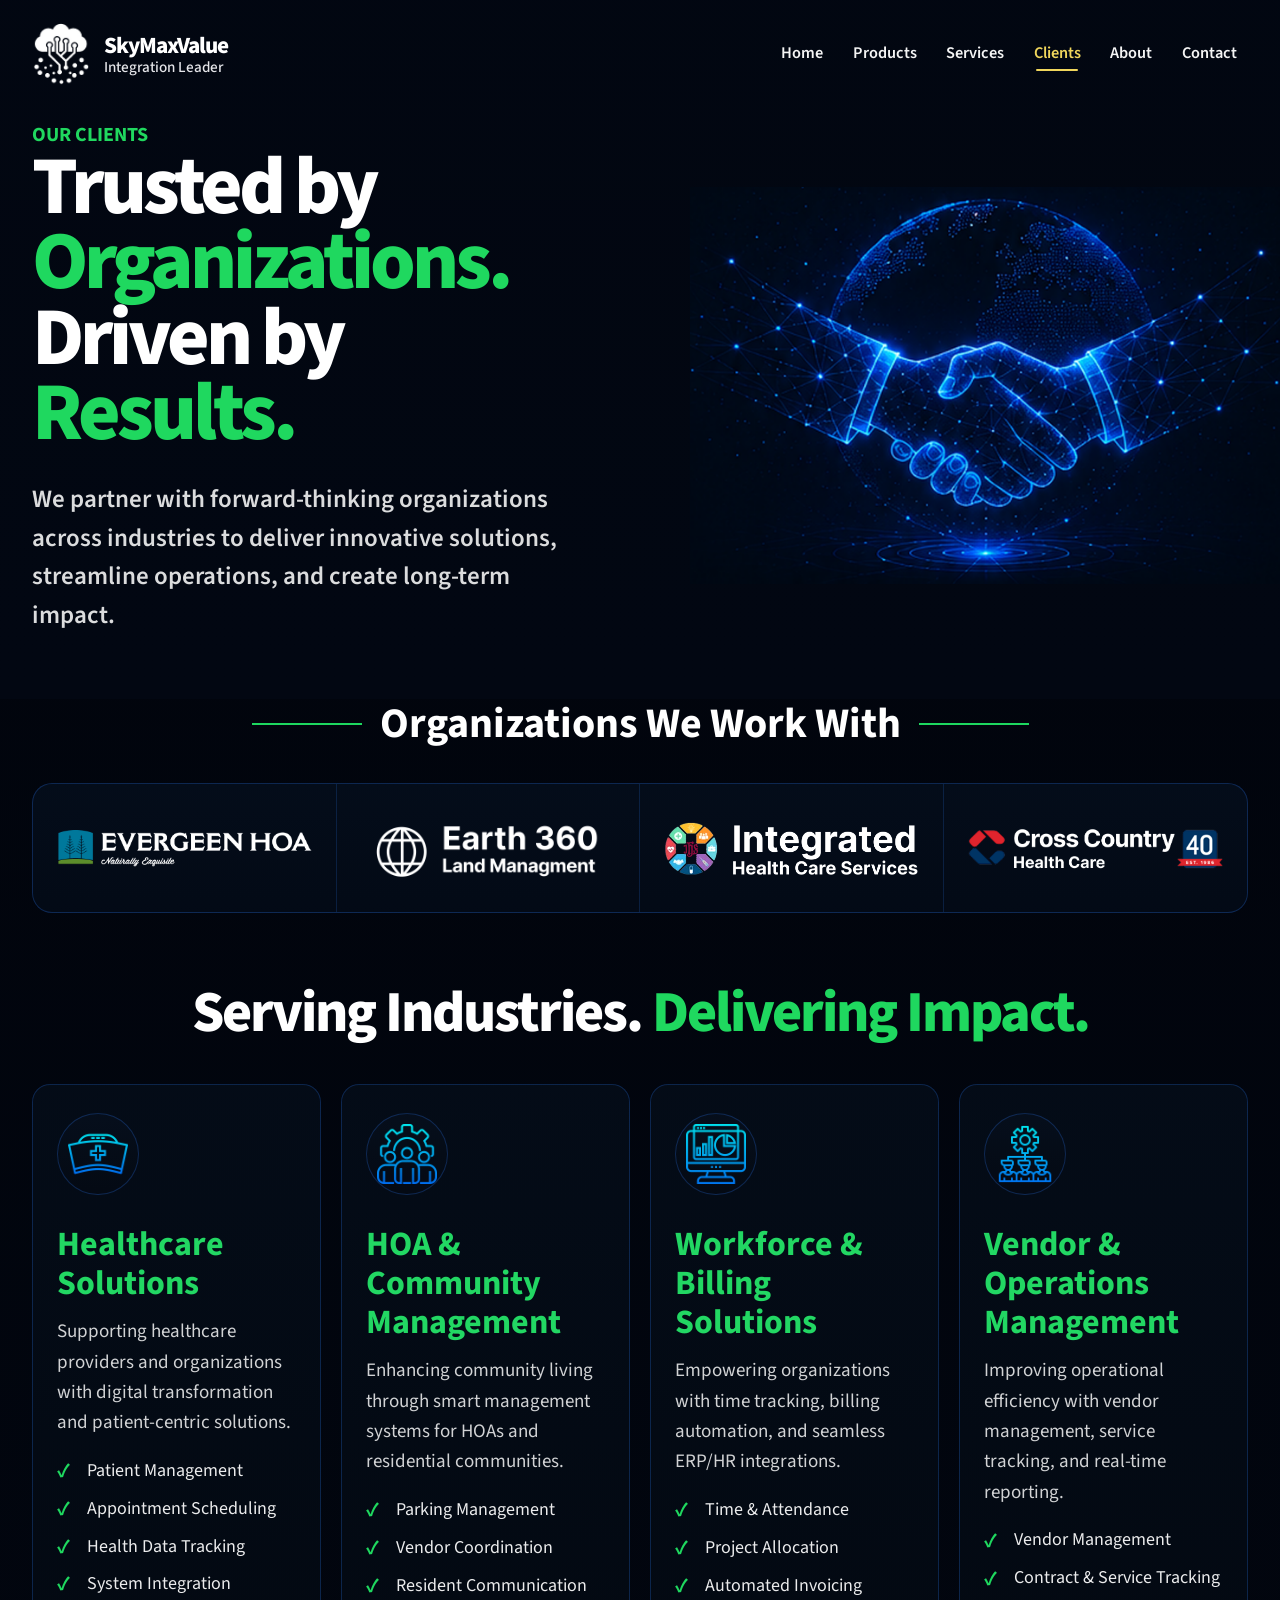
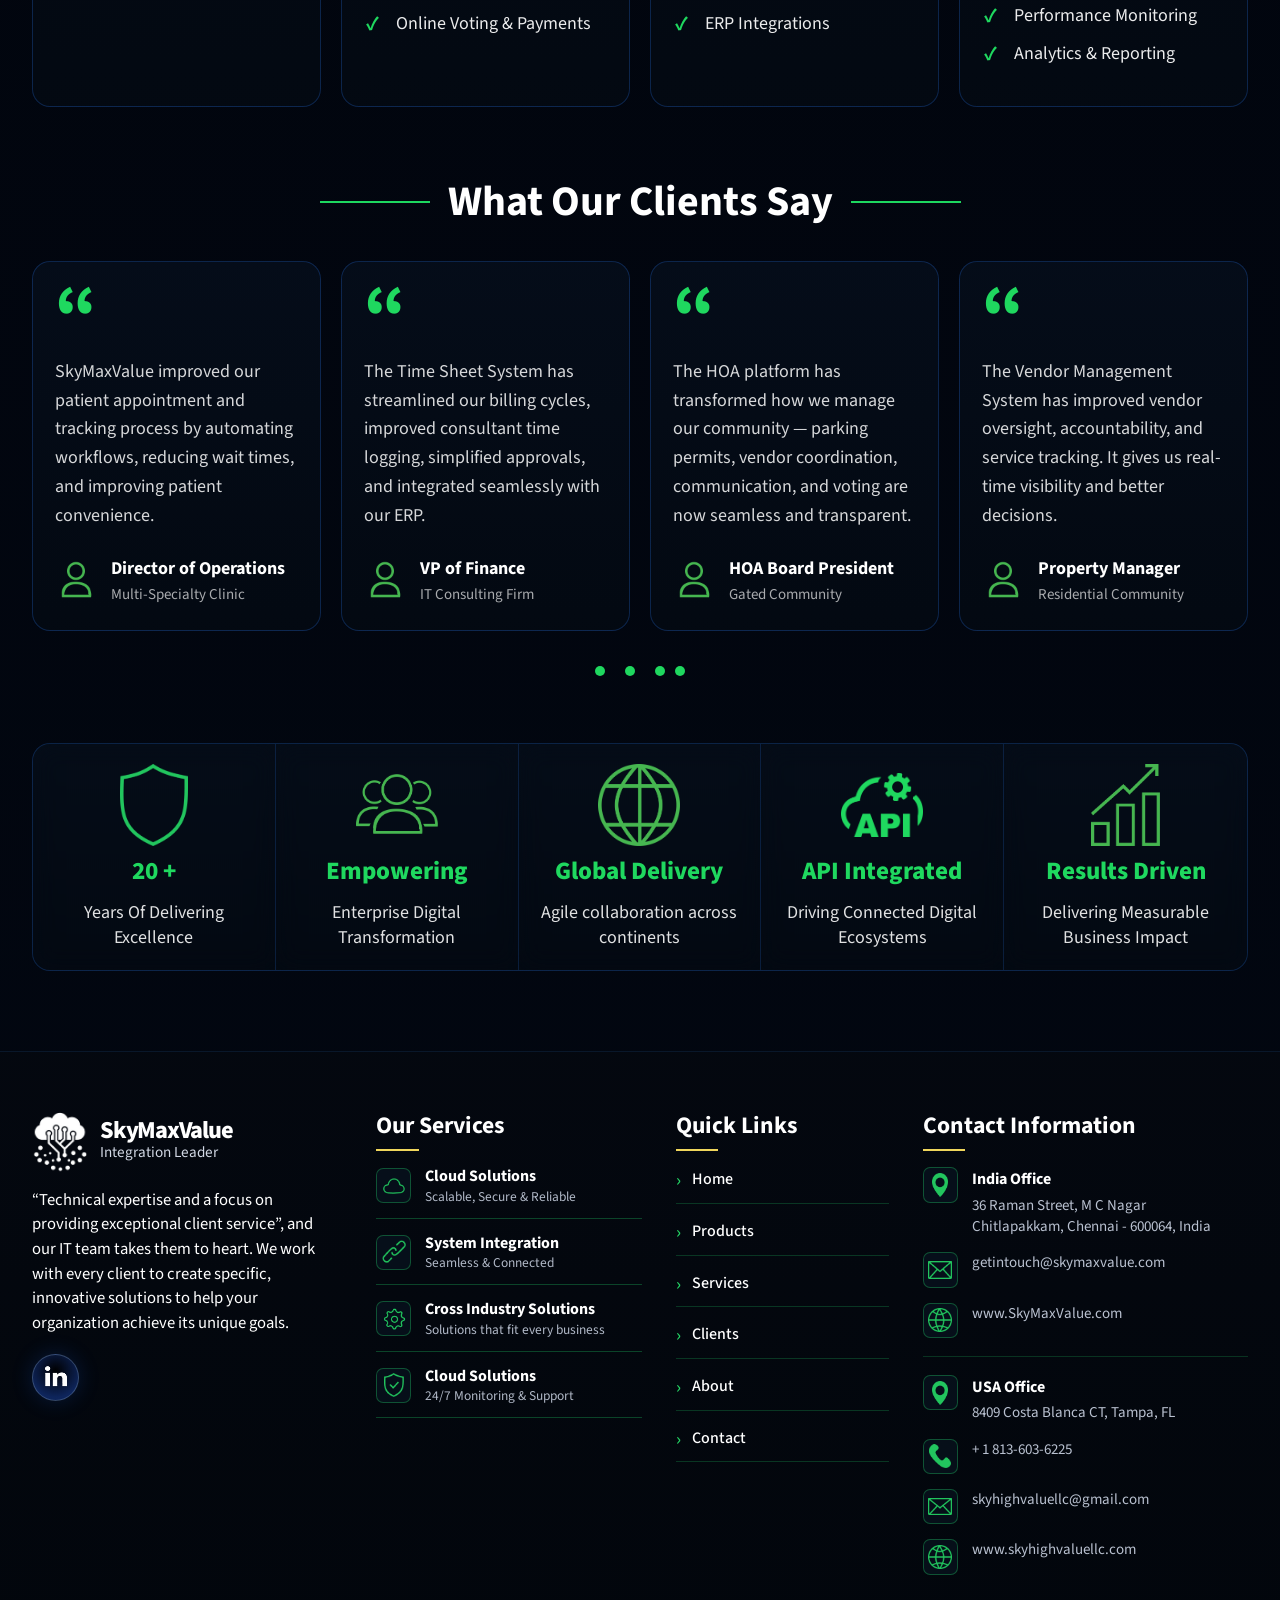
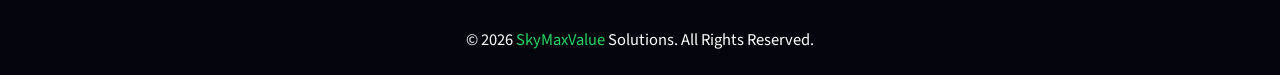
<file: clients.html>
<!-- clients.html -->
<!DOCTYPE html>
<html lang="en">
<head>
  <meta charset="UTF-8" />
  <meta name="viewport" content="width=device-width, initial-scale=1.0"/>

  <title>Clients | SkyMaxValue</title>

  <link href="https://fonts.googleapis.com/css2?family=Source+Sans+Pro:wght@300;400;600;700;800;900&display=swap" rel="stylesheet">

  <link href="https://cdn.jsdelivr.net/npm/bootstrap@5.3.3/dist/css/bootstrap.min.css" rel="stylesheet"/>

  <link rel="stylesheet" href="css/style.css"/>
  <link rel="stylesheet" href="css/clients.css"/>
</head>

<body class="clients-page">

  <div id="navbar-container"></div>


  <section class="clients-hero">

    <div class="clients-hero__overlay"></div>

    <div class="container-xxl">

      <div class="clients-hero__grid">

   
        <div class="clients-hero__content">

          <span class="clients-hero__eyebrow">
            OUR CLIENTS
          </span>

          <h1>
            Trusted by
            <span>Organizations.</span>
            Driven by
            <span>Results.</span>
          </h1>

          <p>
            We partner with forward-thinking organizations across
            industries to deliver innovative solutions, streamline
            operations, and create long-term impact.
          </p>

        </div>


        <div class="clients-hero__visual">

          <img
            src="images/handshake-globe.png"
            alt="Global Client Partnership"
          >

        </div>

      </div>

    </div>

  </section>


  <section class="organizations-section">

    <div class="container-xxl">

      <div class="section-title-wrap">

        <div class="section-line"></div>

        <h2>
          Organizations We Work With
        </h2>

        <div class="section-line"></div>

      </div>

      <div class="organizations-panel">


        <article class="organization-item">

          <img
            src="images/evergreen-hoa.png"
            alt="Evergreen HOA"
          >

        </article>


        <article class="organization-item">

          <img
            src="images/earth360.png"
            alt="Earth 360"
          >

        </article>


        <article class="organization-item">

          <img
            src="images/intregratedhealthcare.png"
            alt="Integrated Healthcare"
          >
        </article>

        <article class="organization-item">

          <img
            src="images/crosscountry.png"
            alt="Cross Country Healthcare"
          >

        </article>

      </div>

    </div>

  </section>


  <section class="industries-section">

    <div class="container-xxl">

      <h2 class="industries-heading">
        Serving Industries.
        <span>Delivering Impact.</span>
      </h2>

      <div class="industries-grid">

     
        <article class="industry-card">

          <div class="industry-card__icon">
            <img src="images/healthcare-solutions.png" alt="Healthcare Solutions Icon">
          </div>

          <h3>
            Healthcare
            Solutions
          </h3>

          <p>
            Supporting healthcare providers and organizations
            with digital transformation and patient-centric
            solutions.
          </p>

          <ul>
            <li>Patient Management</li>
            <li>Appointment Scheduling</li>
            <li>Health Data Tracking</li>
            <li>System Integration</li>
          </ul>

        </article>


        <article class="industry-card">

          <div class="industry-card__icon">
            <img src="images/community-management.png" alt="Community Management Icon">
          </div>

          <h3>
            HOA & Community
            Management
          </h3>

          <p>
            Enhancing community living through smart management
            systems for HOAs and residential communities.
          </p>

          <ul>
            <li>Parking Management</li>
            <li>Vendor Coordination</li>
            <li>Resident Communication</li>
            <li>Online Voting & Payments</li>
          </ul>

        </article>


        <article class="industry-card">

          <div class="industry-card__icon">
            <img src="images/workforce-billing-solutions.png" alt="Workforce & Billing Solutions Icon">
          </div>

          <h3>
            Workforce & Billing
            Solutions
          </h3>

          <p>
            Empowering organizations with time tracking,
            billing automation, and seamless ERP/HR integrations.
          </p>

          <ul>
            <li>Time & Attendance</li>
            <li>Project Allocation</li>
            <li>Automated Invoicing</li>
            <li>ERP Integrations</li>
          </ul>

        </article>


        <article class="industry-card">

          <div class="industry-card__icon">
            <img src="images/vendor-operations-management.png" alt="Vendor & Operations Management Icon">
          </div>

          <h3>
            Vendor & Operations
            Management
          </h3>

          <p>
            Improving operational efficiency with vendor
            management, service tracking, and real-time reporting.
          </p>

          <ul>
            <li>Vendor Management</li>
            <li>Contract & Service Tracking</li>
            <li>Performance Monitoring</li>
            <li>Analytics & Reporting</li>
          </ul>

        </article>

      </div>

    </div>

  </section>

  <section class="testimonials-section">

    <div class="container-xxl">

      <div class="section-title-wrap">

        <div class="section-line"></div>

        <h2>
          What Our Clients Say
        </h2>

        <div class="section-line"></div>

      </div>

      <div class="testimonials-grid">


        <article class="testimonial-card">

          <div class="quote-mark">“</div>

          <p>
            SkyMaxValue improved our patient appointment and
            tracking process by automating workflows,
            reducing wait times, and improving patient convenience.
          </p>

          <div class="testimonial-author">

            <div class="testimonial-author__icon">
              <img src="images/user-green.png" alt="">
            </div>

            <div>
              <strong>Director of Operations</strong>
              <span>Multi-Specialty Clinic</span>
            </div>

          </div>

        </article>


        <article class="testimonial-card">

          <div class="quote-mark">“</div>

          <p>
            The Time Sheet System has streamlined our billing cycles,
            improved consultant time logging, simplified approvals,
            and integrated seamlessly with our ERP.
          </p>

          <div class="testimonial-author">

            <div class="testimonial-author__icon">
              <img src="images/user-green.png" alt="">
            </div>

            <div>
              <strong>VP of Finance</strong>
              <span>IT Consulting Firm</span>
            </div>

          </div>

        </article>


        <article class="testimonial-card">

          <div class="quote-mark">“</div>

          <p>
            The HOA platform has transformed how we manage our
            community — parking permits, vendor coordination,
            communication, and voting are now seamless and transparent.
          </p>

          <div class="testimonial-author">

            <div class="testimonial-author__icon">
              <img src="images/user-green.png" alt="">
            </div>

            <div>
              <strong>HOA Board President</strong>
              <span>Gated Community</span>
            </div>

          </div>

        </article>


        <article class="testimonial-card">

          <div class="quote-mark">“</div>

          <p>
            The Vendor Management System has improved vendor oversight,
            accountability, and service tracking. It gives us real-time
            visibility and better decisions.
          </p>

          <div class="testimonial-author">

            <div class="testimonial-author__icon">
              <img src="images/user-green.png" alt="">
            </div>

            <div>
              <strong>Property Manager</strong>
              <span>Residential Community</span>
            </div>

          </div>

        </article>

      </div>


      <div class="testimonial-dots">
        <span class="active"></span>
        <br>
        <span class="active"></span>
         <br>
        <span class="active"></span>
        
        <span class="active"></span>
        
      </div>

    </div>

  </section>

  <section class="clients-stats">

    <div class="container-xxl">

      <div class="clients-stats__grid">


        <article class="clients-stat">

          <img src="images/shield-icon.png" alt="">

          <h3>20 +</h3>

          <p>
            Years Of Delivering Excellence
          </p>

        </article>

      
        <article class="clients-stat">

          <img src="images/group-icon.png" alt="">

          <h3>Empowering</h3>

          <p>
            Enterprise Digital Transformation
          </p>

        </article>


        <article class="clients-stat">

          <img src="images/globe-icon.png" alt="">

          <h3>Global Delivery</h3>

          <p>
            Agile collaboration across continents
          </p>

        </article>



        <article class="clients-stat">

          <img src="images/api-icon2.png" alt="">

          <h3>API Integrated</h3>

          <p>
            Driving Connected Digital Ecosystems
          </p>

        </article>



        <article class="clients-stat">

          <img src="images/chart-icon.png" alt="">

          <h3>Results Driven</h3>

          <p>
            Delivering Measurable
            Business Impact
          </p>

        </article>

      </div>

    </div>

  </section>

  <div id="footer-container"></div>

  <script src="https://cdn.jsdelivr.net/npm/bootstrap@5.3.3/dist/js/bootstrap.bundle.min.js"></script>

  <script src="js/navbar.js"></script>
  <script src="js/script.js"></script>

</body>
</html>
</file>
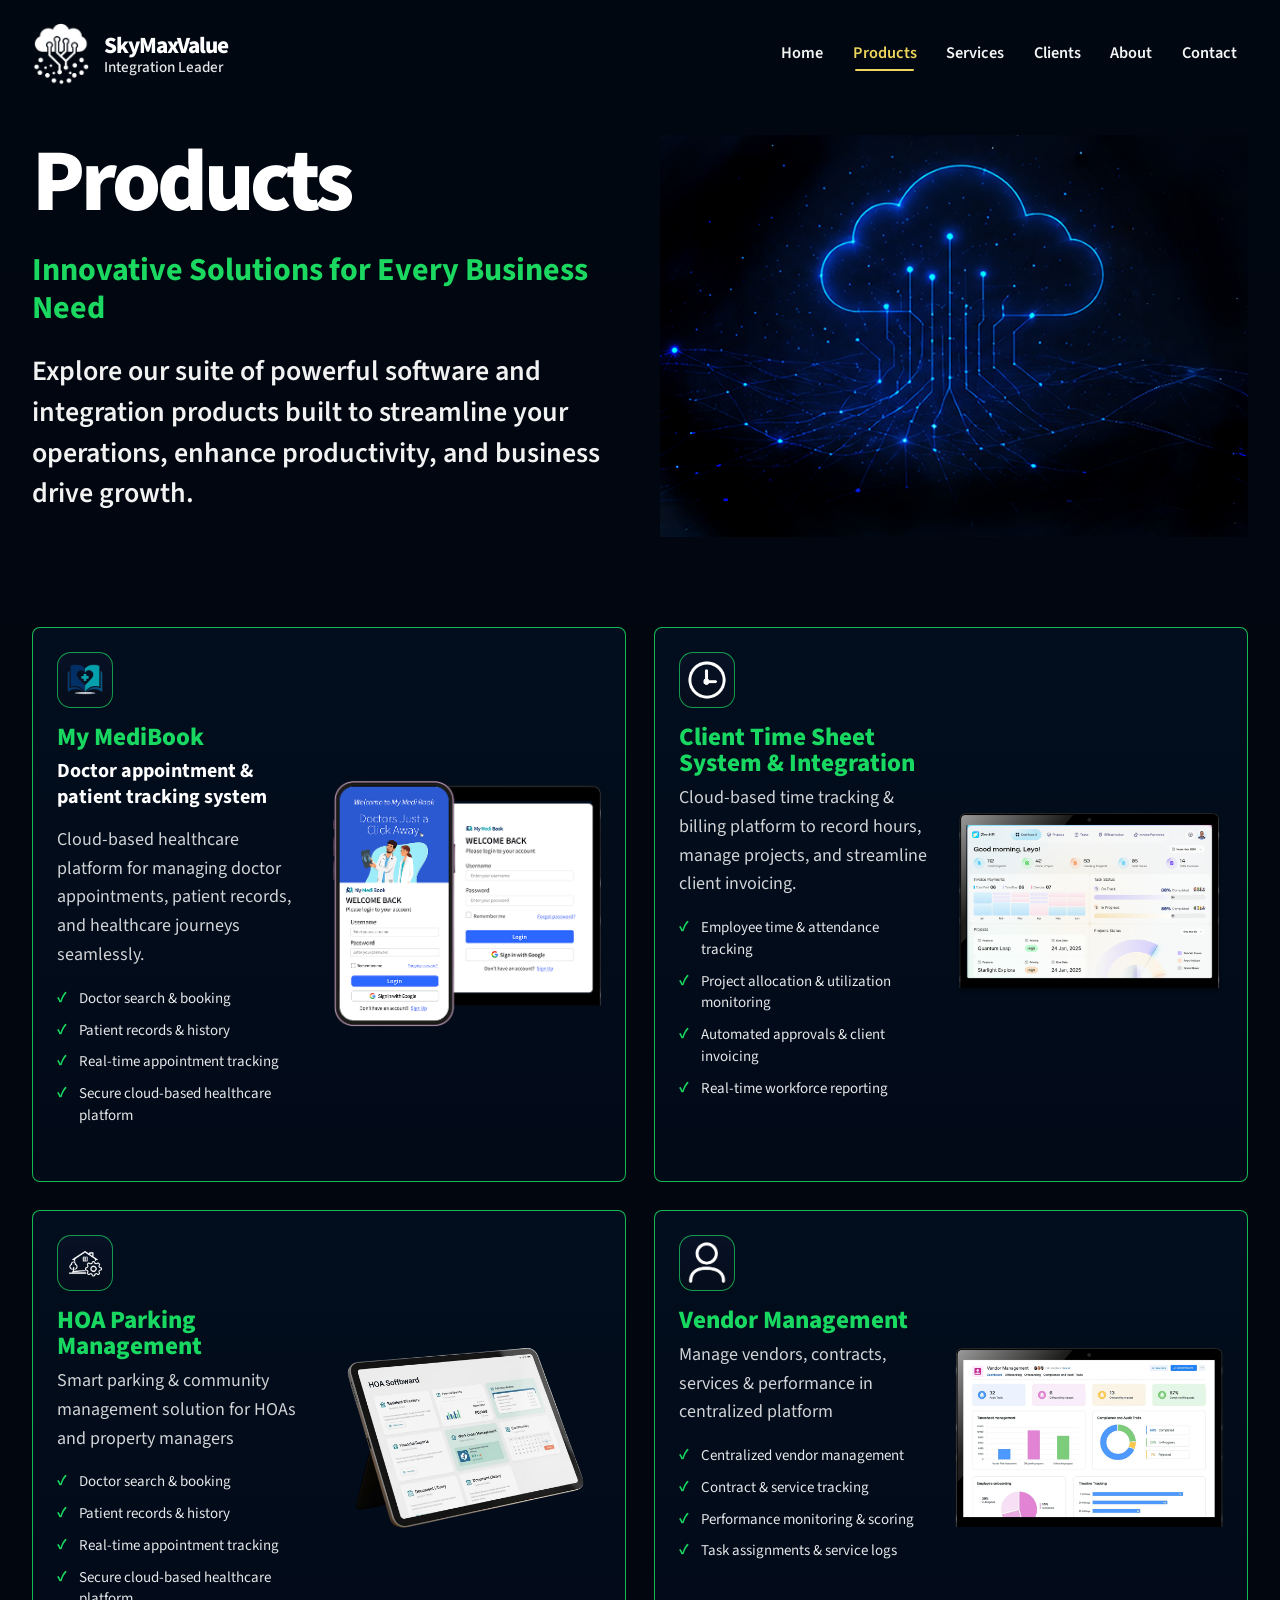
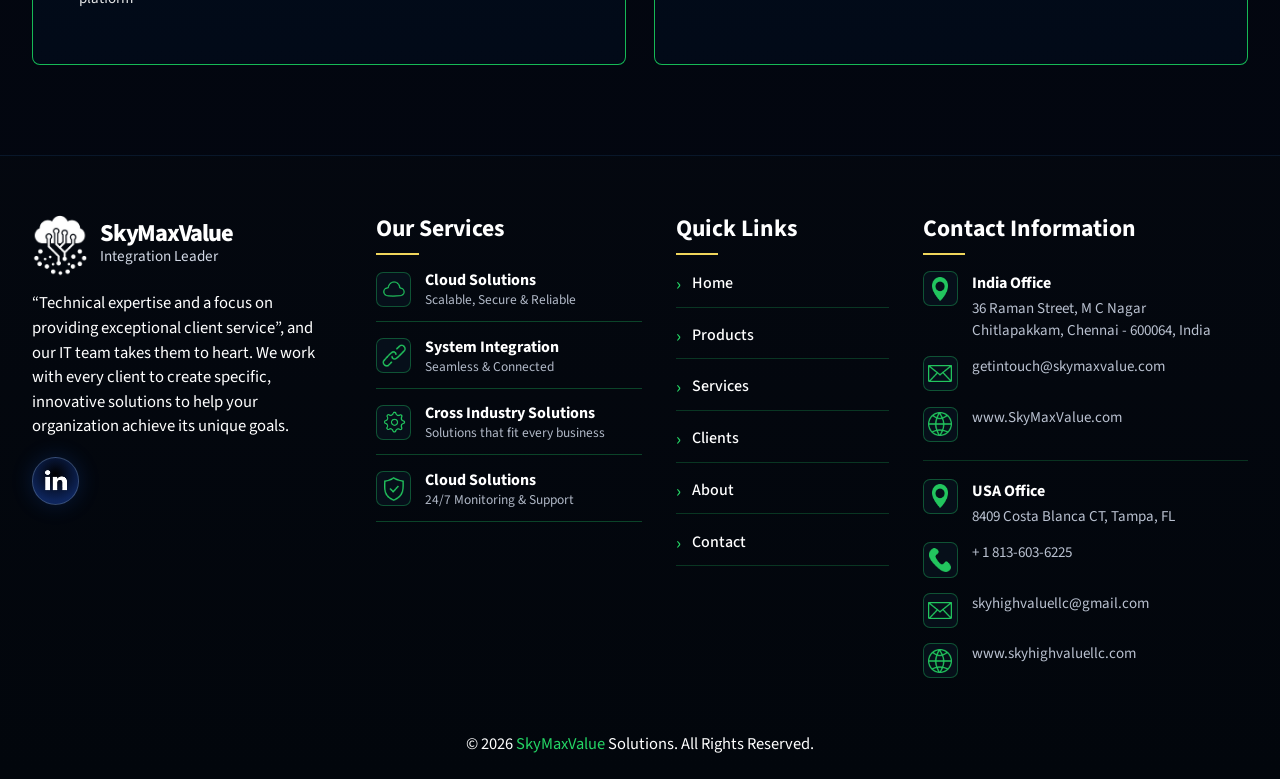
<file: products.html>
<!DOCTYPE html>
<html lang="en">

<head>

  <meta charset="UTF-8" />
  <meta name="viewport" content="width=device-width, initial-scale=1.0" />

  <title>Products | SkyMaxValue</title>

  <link href="https://fonts.googleapis.com/css2?family=Source+Sans+Pro:wght@300;400;600;700;800&display=swap"
    rel="stylesheet">

  <link href="https://cdn.jsdelivr.net/npm/bootstrap@5.3.3/dist/css/bootstrap.min.css" rel="stylesheet">

  <link rel="stylesheet" href="css/style.css"/>
  <link rel="stylesheet" href="css/products.css"/>

</head>

<body class="products-page">

  <div id="navbar-container"></div>


  <section class="products-hero">

    <div class="products-hero__overlay"></div>

    <div class="container-xxl">

      <div class="products-hero__grid">

     
        <div class="products-hero__content">

          <h1>Products</h1>

          <h2>
            Innovative Solutions for Every Business Need
          </h2>

          <p>
            Explore our suite of powerful software and integration
            products built to streamline your operations,
            enhance productivity, and business drive growth.
          </p>

        </div>

      
        <div class="products-hero__visual">

          <img src="images/products-cloud.png" alt="Cloud Illustration">

        </div>

      </div>

    </div>

  </section>


  <section class="products-showcase">

    <div class="container-xxl">

      <div class="products-grid">

       
        <article class="product-showcase-card reveal">

          <div class="product-showcase-card__content">

            <div class="product-showcase-card__icon">
              <img src="images/medibook-icon.png" alt="">
            </div>

            <h3>My MediBook</h3>

            <h4>
              Doctor appointment &
              patient tracking system
            </h4>

            <p>
              Cloud-based healthcare platform for managing doctor appointments,
              patient records, and healthcare journeys seamlessly.
            </p>

            <ul>

              <li>Doctor search & booking</li>

              <li>Patient records & history</li>

              <li>Real-time appointment tracking</li>

              <li>Secure cloud-based healthcare platform</li>

            </ul>

            <!-- <a href="#" class="product-showcase-card__btn">
              Learn More
            </a> -->

          </div>

          <div class="product-showcase-card__image">
            <img src="images/medibook-dashboard.png" alt="">
          </div>

        </article>

       
        <article class="product-showcase-card reveal">

          <div class="product-showcase-card__content">

            <div class="product-showcase-card__icon">
              <img src="images/timesheet-icon.png" alt="">
            </div>

            <h3>
              Client Time Sheet
              System & Integration
            </h3>

            <p>
              Cloud-based time tracking & billing platform to record hours,
              manage projects, and streamline client invoicing.
            </p>

            <ul>

              <li>Employee time & attendance tracking</li>

              <li>Project allocation & utilization monitoring</li>

              <li>Automated approvals & client invoicing</li>

              <li>Real-time workforce reporting</li>

            </ul>

            <!-- <a href="#" class="product-showcase-card__btn">
              Learn More
            </a> -->

          </div>

          <div class="product-showcase-card__image">
            <img src="images/timesheet-dashboard.png" alt="">
          </div>

        </article>

  
        <article class="product-showcase-card reveal">

          <div class="product-showcase-card__content">

            <div class="product-showcase-card__icon">
              <img src="images/hoa-icon.png" alt="">
            </div>

            <h3>
              HOA Parking
              Management
            </h3>

            <p>
              Smart parking & community management solution for HOAs
              and property managers
            </p>

            <ul>

              <li>Doctor search & booking</li>

              <li>Patient records & history</li>

              <li>Real-time appointment tracking</li>

              <li>Secure cloud-based healthcare platform</li>

            </ul>

            <!-- <a href="#" class="product-showcase-card__btn">
              Learn More
            </a> -->

          </div>

          <div class="product-showcase-card__image">
            <img src="images/hoa-dashboard.png" alt="">
          </div>

        </article>

        <article class="product-showcase-card reveal">

          <div class="product-showcase-card__content">

            <div class="product-showcase-card__icon">
              <img src="images/vendor-icon.png" alt="">
            </div>

            <h3>
              Vendor
              Management
            </h3>

            <p>
              Manage vendors, contracts, services & performance
              in centralized platform
            </p>

            <ul>

              <li>Centralized vendor management</li>

              <li>Contract & service tracking</li>

              <li>Performance monitoring & scoring</li>

              <li>Task assignments & service logs</li>

            </ul>

            <!-- <a href="#" class="product-showcase-card__btn">
              Learn More
            </a> -->

          </div>

          <div class="product-showcase-card__image">
            <img src="images/vendor-dashboard.png" alt="">
          </div>

        </article>

      </div>

    </div>

  </section>



  <div id="footer-container"></div>

  <script src="https://cdn.jsdelivr.net/npm/bootstrap@5.3.3/dist/js/bootstrap.bundle.min.js"></script>

  <script src="js/navbar.js"></script>
  <script src="js/script.js"></script>

</body>

</html>
</file>
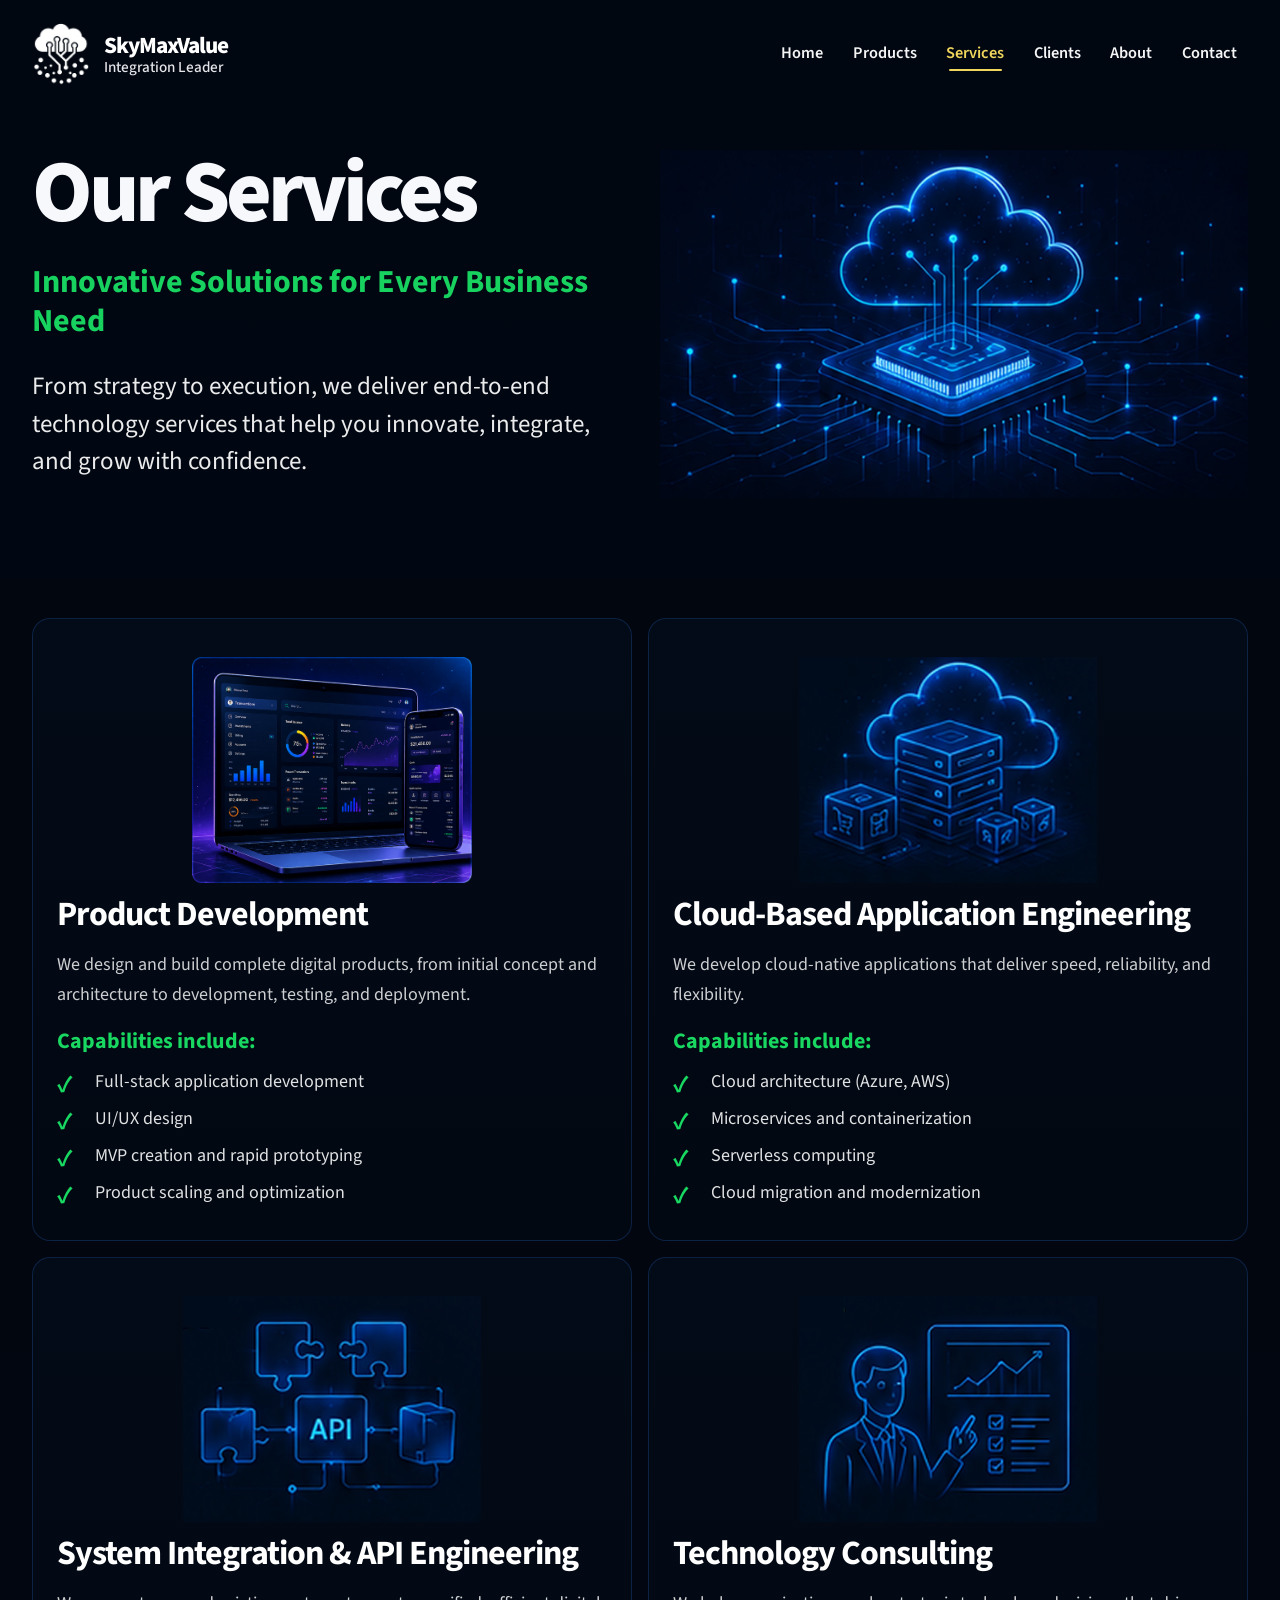
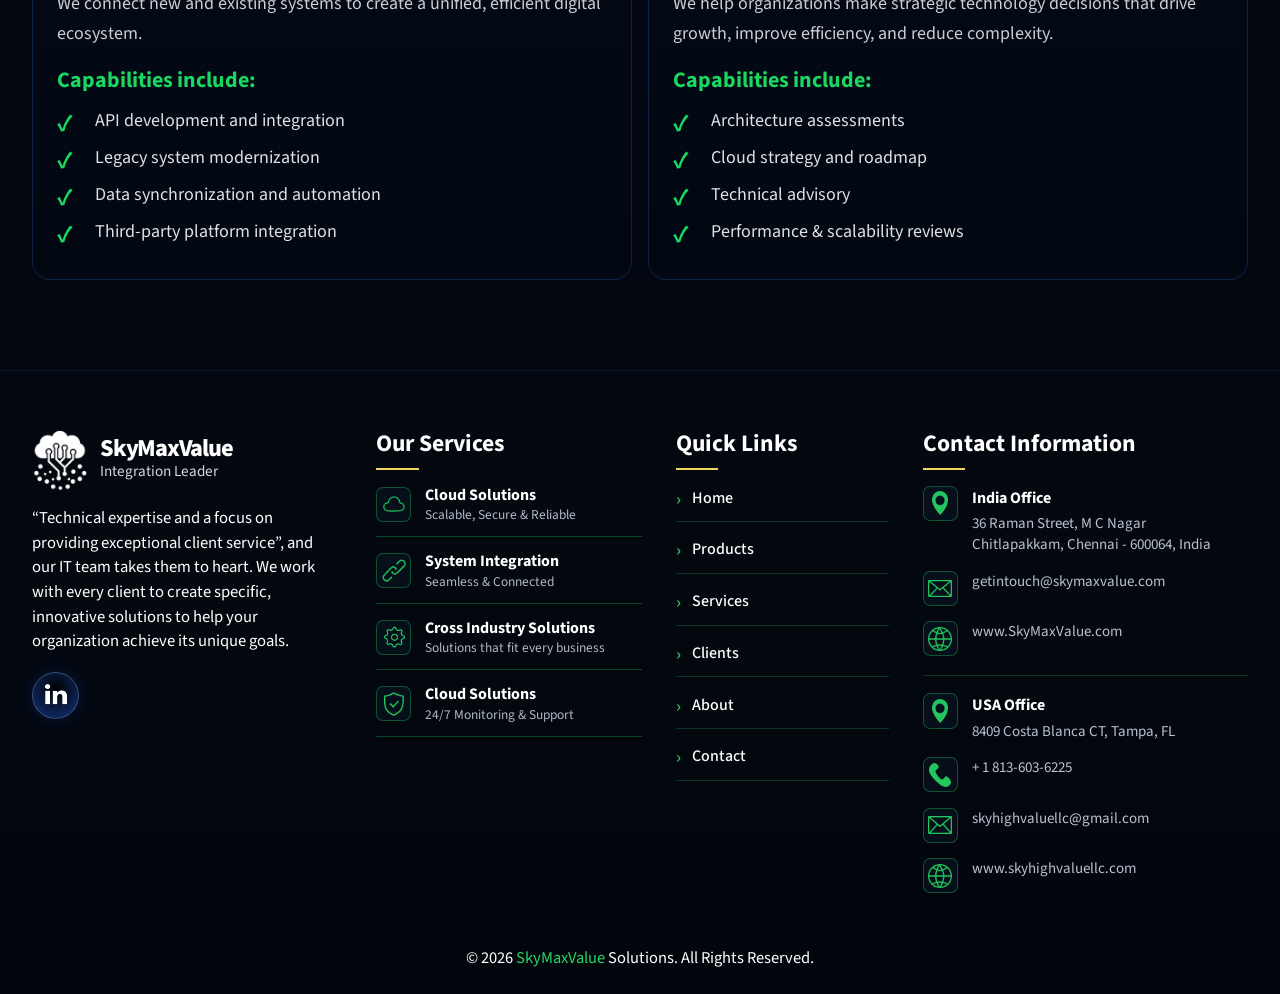
<file: services.html>
<!DOCTYPE html>
<html lang="en">
<head>
  <meta charset="UTF-8">
  <meta name="viewport" content="width=device-width, initial-scale=1.0">

  <title>Services | SkyMaxValue</title>

  <link href="https://fonts.googleapis.com/css2?family=Source+Sans+Pro:wght@300;400;600;700;800&display=swap" rel="stylesheet">

  <link href="https://cdn.jsdelivr.net/npm/bootstrap@5.3.3/dist/css/bootstrap.min.css" rel="stylesheet">

  <link rel="stylesheet" href="css/style.css">
  <link rel="stylesheet" href="css/services.css">
</head>

<body class="services-page">

  <div id="navbar-container"></div>

  <section class="services-hero">

    <div class="services-hero__bg"></div>

    <div class="container-xxl">

      <div class="services-hero__grid">


        <div class="services-hero__content">

          <h1>Our Services</h1>

          <h2>
            Innovative Solutions for Every Business Need
          </h2>

          <p>
            From strategy to execution, we deliver end-to-end
            technology services that help you innovate,
            integrate, and grow with confidence.
          </p>

        </div>

    
        <div class="services-hero__visual">

          <img src="images/services-cloud.png" alt="Cloud Technology">

        </div>

      </div>

    </div>

  </section>

 
  <section class="services-cards-section">

    <div class="container-xxl">

      <div class="services-cards-grid">

    
        <article class="service-glass-card reveal">

          <!-- <span class="service-glass-card__number">01</span> -->

          <div class="service-glass-card__icon">
            <img src="images/product-development.png" alt="">
          </div>

          <h3>
            Product Development
          </h3>

          <p class="service-glass-card__desc">
            We design and build complete digital products,
            from initial concept and architecture to
            development, testing, and deployment.
          </p>

          <div class="service-glass-card__capabilities">

            <h4>Capabilities include:</h4>

            <ul>

              <li>Full-stack application development</li>

              <li>UI/UX design</li>

              <li>MVP creation and rapid prototyping</li>

              <li>Product scaling and optimization</li>

            </ul>

          </div>

          <!-- <a href="#" class="service-glass-card__link">
            Explore →
          </a> -->

        </article>


        <article class="service-glass-card reveal">

          <!-- <span class="service-glass-card__number">02</span> -->

          <div class="service-glass-card__icon">
            <img src="images/cloud-app.png" alt="">
          </div>

          <h3>
            Cloud-Based
            Application Engineering
          </h3>

          <p class="service-glass-card__desc">
            We develop cloud-native applications
            that deliver speed, reliability,
            and flexibility.
          </p>

          <div class="service-glass-card__capabilities">

            <h4>Capabilities include:</h4>

            <ul>

              <li>Cloud architecture (Azure, AWS)</li>

              <li>Microservices and containerization</li>

              <li>Serverless computing</li>

              <li>Cloud migration and modernization</li>

            </ul>

          </div>

          <!-- <a href="#" class="service-glass-card__link">
            Explore →
          </a> -->

        </article>

   
        <article class="service-glass-card reveal">

          <!-- <span class="service-glass-card__number">03</span> -->

          <div class="service-glass-card__icon">
            <img src="images/api-engineering.png" alt="">
          </div>

          <h3>
            System Integration &
            API Engineering
          </h3>

          <p class="service-glass-card__desc">
            We connect new and existing systems
            to create a unified, efficient digital ecosystem.
          </p>

          <div class="service-glass-card__capabilities">

            <h4>Capabilities include:</h4>

            <ul>

              <li>API development and integration</li>

              <li>Legacy system modernization</li>

              <li>Data synchronization and automation</li>

              <li>Third-party platform integration</li>

            </ul>

          </div>

          <!-- <a href="#" class="service-glass-card__link">
            Explore →
          </a> -->

        </article>

     
        <article class="service-glass-card reveal">

          <!-- <span class="service-glass-card__number">04</span> -->

          <div class="service-glass-card__icon">
            <img src="images/consulting.png" alt="">
          </div>

          <h3>
            Technology
            Consulting
          </h3>

          <p class="service-glass-card__desc">
           We help organizations make strategic technology decisions 
           that drive growth, improve efficiency, and reduce complexity.
          </p>

          <div class="service-glass-card__capabilities">

            <h4>Capabilities include:</h4>

            <ul>

              <li>Architecture assessments</li>

              <li>Cloud strategy and roadmap</li>

              <li>Technical advisory</li>

              <li>Performance & scalability reviews</li>

            </ul>

          </div>

          <!-- <a href="#" class="service-glass-card__link">
            Explore →
          </a> -->

        </article>

      </div>

    </div>

  </section>

  

  <div id="footer-container"></div>

  <script src="https://cdn.jsdelivr.net/npm/bootstrap@5.3.3/dist/js/bootstrap.bundle.min.js"></script>

  <script src="js/navbar.js"></script>
  <script src="js/script.js"></script>

</body>
</html>
</file>
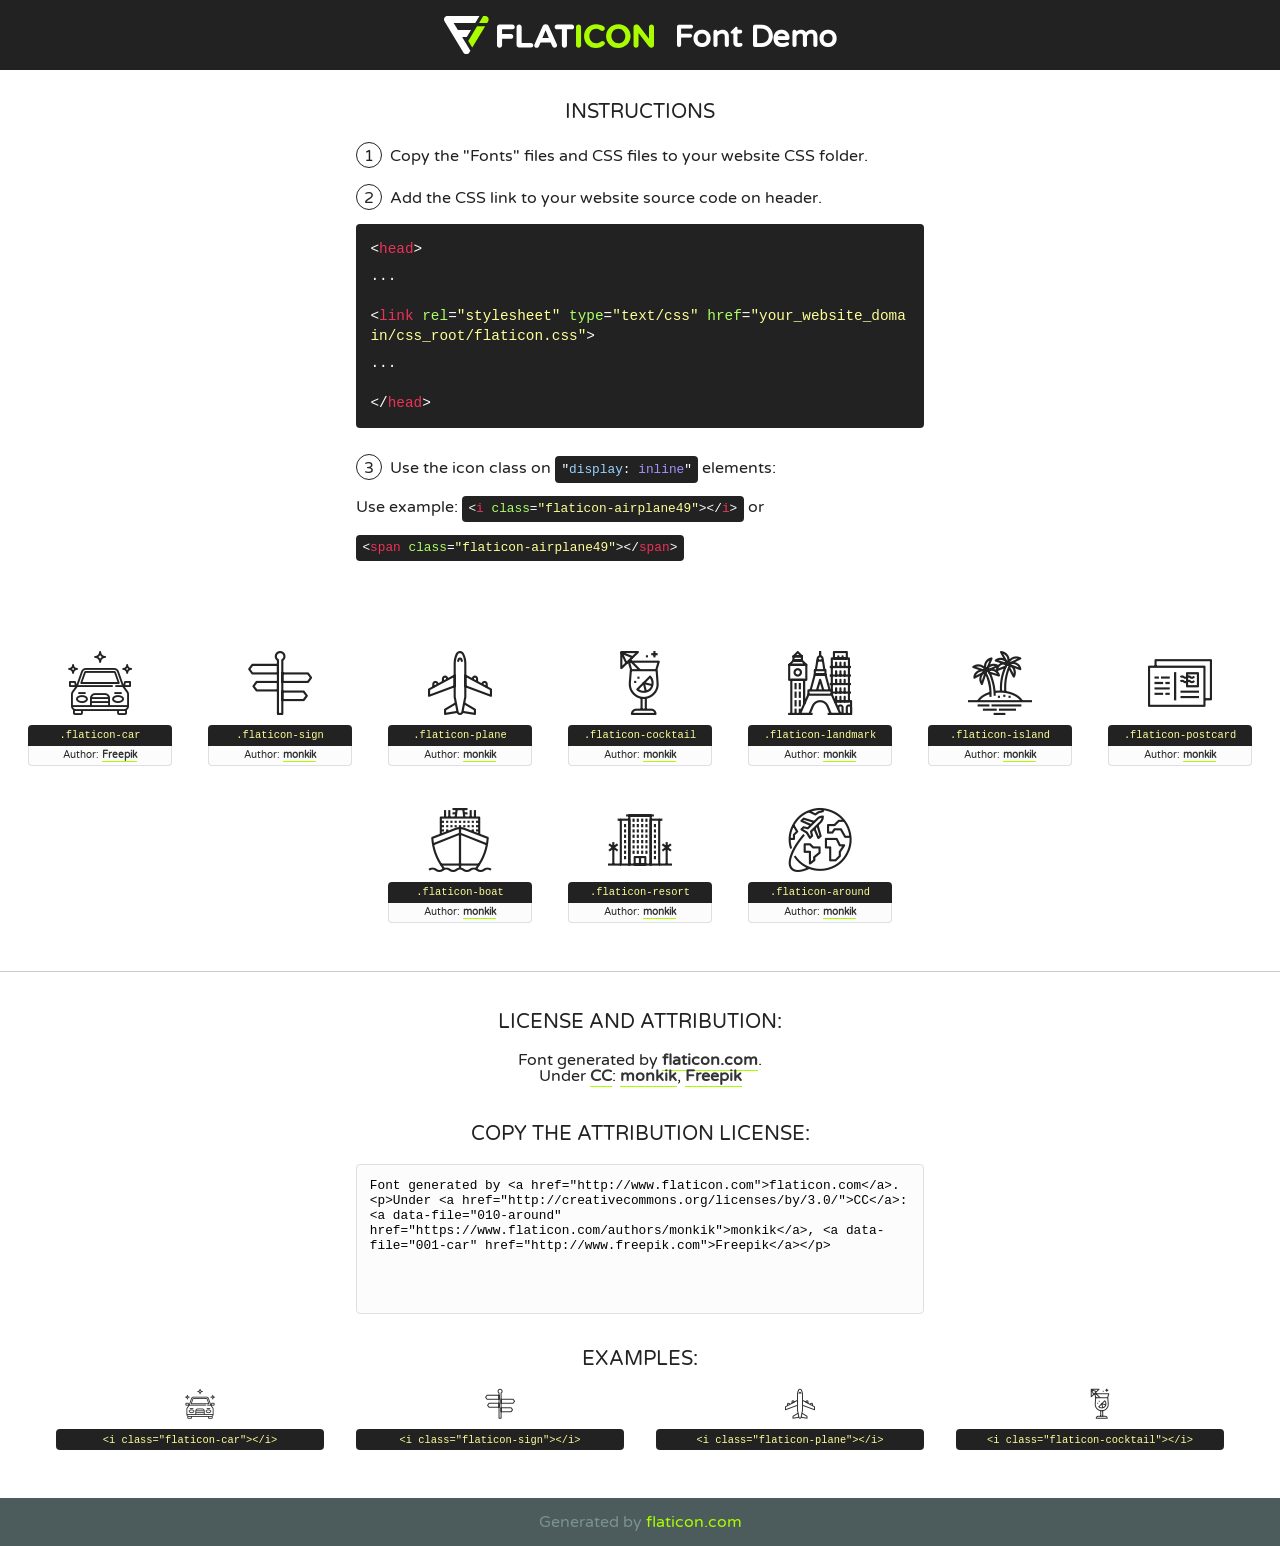
<file: fonts/flaticon/font/flaticon.html>
<!DOCTYPE html>
<!--
  Flaticon icon font: Flaticon
  Creation date: 19/02/2018 02:22
-->
<html>
<!DOCTYPE html>
<html>

<head>
    <title>Flaticon WebFont</title>
    <link href="http://fonts.googleapis.com/css?family=Varela+Round" rel="stylesheet" type="text/css" />
    <link rel="stylesheet" type="text/css" href="flaticon.css">
    <meta charset="UTF-8">
    <style>
    html, body, div, span, applet, object, iframe,
    h1, h2, h3, h4, h5, h6, p, blockquote, pre,
    a, abbr, acronym, address, big, cite, code,
    del, dfn, em, img, ins, kbd, q, s, samp,
    small, strike, strong, sub, sup, tt, var,
    b, u, i, center,
    dl, dt, dd, ol, ul, li,
    fieldset, form, label, legend,
    table, caption, tbody, tfoot, thead, tr, th, td,
    article, aside, canvas, details, embed, 
    figure, figcaption, footer, header, hgroup, 
    menu, nav, output, ruby, section, summary,
    time, mark, audio, video {
        margin: 0;
        padding: 0;
        border: 0;
        font-size: 100%;
        font: inherit;
        vertical-align: baseline;
    }
    /* HTML5 display-role reset for older browsers */
    article, aside, details, figcaption, figure, 
    footer, header, hgroup, menu, nav, section {
        display: block;
    }
    body {
        line-height: 1;
    }
    ol, ul {
        list-style: none;
    }
    blockquote, q {
        quotes: none;
    }
    blockquote:before, blockquote:after,
    q:before, q:after {
        content: '';
        content: none;
    }
    table {
        border-collapse: collapse;
        border-spacing: 0;
    }
    body {
        font-family: 'Varela Round', Helvetica, Arial, sans-serif;
        font-size: 16px;
        color: #222;
    }
    a {
        color: #333;
        border-bottom: 1px solid #a9fd00;
        font-weight: bold;
        text-decoration: none;
    }
    * {
        -moz-box-sizing: border-box;
        -webkit-box-sizing: border-box;
        box-sizing: border-box;
        margin: 0;
        padding: 0;
    }
    [class^="flaticon-"]:before, [class*=" flaticon-"]:before, [class^="flaticon-"]:after, [class*=" flaticon-"]:after {
        font-family: Flaticon;
        font-size: 30px;
        font-style: normal;
        margin-left: 20px;
        color: #333;
    }
    .wrapper {
        max-width: 600px;
        margin: auto;
        padding: 0 1em;
    }
    .title {
        font-size: 1.25em;
        text-align: center;
        margin-bottom: 1em;
        text-transform: uppercase;
    }
    header {
        text-align: center;
        background-color: #222;
        color: #fff;
        padding: 1em;
    }
    header .logo {
        width: 210px;
        height: 38px;
        display: inline-block;
        vertical-align: middle;
        margin-right: 1em;
        border: none;
    }
    header strong {
        font-size: 1.95em;
        font-weight: bold;
        vertical-align: middle;
        margin-top: 5px;
        display: inline-block;
    }
    .demo {
        margin: 2em auto;
        line-height: 1.25em;
    }
    .demo ul li {
        margin-bottom: 1em;
    }
    .demo ul li .num {
        color: #222;
        border-radius: 20px;
        display: inline-block;
        width: 26px;
        padding: 3px;
        height: 26px;
        text-align: center;
        margin-right: 0.5em;
        border: 1px solid #222;
    }
    .demo ul li code {
        background-color: #222;
        border-radius: 4px;
        padding: 0.25em 0.5em;
        display: inline-block;
        color: #fff;
        font-family: Consolas,Monaco,Lucida Console,Liberation Mono,DejaVu Sans Mono,Bitstream Vera Sans Mono,Courier New, monospace;
        font-weight: lighter;
        margin-top: 1em;
        font-size: 0.8em;
        word-break: break-all;
    }
    .demo ul li code.big {
        padding: 1em;
        font-size: 0.9em;
    }
    .demo ul li code .red {
        color: #EF3159;
    }
    .demo ul li code .green {
        color: #ACFF65;
    }
    .demo ul li code .yellow {
        color: #FFFF99;
    }
    .demo ul li code .blue {
        color: #99D3FF;
    }
    .demo ul li code .purple {
        color: #A295FF;
    }
    .demo ul li code .dots {
        margin-top: 0.5em;
        display: block;
    }
    #glyphs {
        border-bottom: 1px solid #ccc;
        padding: 2em 0;
        text-align: center;
    }
    .glyph {
        display: inline-block;
        width: 9em;
        margin: 1em;
        text-align: center;
        vertical-align: top;
        background: #FFF;
    }
    .glyph .glyph-icon {
        padding: 10px;
        display: block;
        font-family:"Flaticon";
        font-size: 64px;
        line-height: 1;
    }
    .glyph .glyph-icon:before {
        font-size: 64px;
        color: #222;
        margin-left: 0;
    }
    .class-name {
        font-size: 0.65em;
        background-color: #222;
        color: #fff;
        border-radius: 4px 4px 0 0;
        padding: 0.5em;
        color: #FFFF99;
        font-family: Consolas,Monaco,Lucida Console,Liberation Mono,DejaVu Sans Mono,Bitstream Vera Sans Mono,Courier New, monospace;
    }
    .author-name {
        font-size: 0.6em;
        background-color: #fcfcfd;
        border: 1px solid #DEDEE4;
        border-top: 0;
        border-radius: 0 0 4px 4px;
        padding: 0.5em;
    }
    .class-name:last-child {
        font-size: 10px;
        color:#888;
    }
    .class-name:last-child a {
        font-size: 10px;
        color:#555;
    }
    .class-name:last-child a:hover {
        color:#a9fd00;
    }
    .glyph > input {
        display: block;
        width: 100px;
        margin: 5px auto;
        text-align: center;
        font-size: 12px;
        cursor: text;
    }
    .glyph > input.icon-input {
        font-family:"Flaticon";
        font-size: 16px;
        margin-bottom: 10px;
    }
    .attribution .title {
        margin-top: 2em;
    }
    .attribution textarea {
        background-color: #fcfcfd;
        padding: 1em;
        border: none;
        box-shadow: none;
        border: 1px solid #DEDEE4;
        border-radius: 4px;
        resize: none;
        width: 100%;
        height: 150px;
        font-size: 0.8em;
        font-family: Consolas,Monaco,Lucida Console,Liberation Mono,DejaVu Sans Mono,Bitstream Vera Sans Mono,Courier New, monospace;
        -webkit-appearance: none;
    }
    .iconsuse {
        margin: 2em auto;
        text-align: center;
        max-width: 1200px;
    }
    .iconsuse:after {
        content: '';
        display: table;
        clear: both;
    }
    .iconsuse .image {
        float: left;
        width: 25%;
        padding: 0 1em;
    }
    .iconsuse .image p {
        margin-bottom: 1em;
    }
    .iconsuse .image span {
        display: block;
        font-size: 0.65em;
        background-color: #222;
        color: #fff;
        border-radius: 4px;
        padding: 0.5em;
        color: #FFFF99;
        margin-top: 1em;
        font-family: Consolas,Monaco,Lucida Console,Liberation Mono,DejaVu Sans Mono,Bitstream Vera Sans Mono,Courier New, monospace;
    }
    #footer {
        text-align: center;
        background-color: #4C5B5C;
        color: #7c9192;
        padding: 1em;
    }
    #footer a {
        border: none;
        color: #a9fd00;
        font-weight: normal;
    }
    @media (max-width: 960px) {
        .iconsuse .image {
            width: 50%;
        }
    }
    @media (max-width: 560px) {
        .iconsuse .image {
            width: 100%;
        }
    }
    </style>
</head>

<body class="characters-off">

    <header>
        <a href="http://www.flaticon.com" target="_blank" class="logo">
            <svg version="1.1" xmlns="http://www.w3.org/2000/svg" xmlns:xlink="http://www.w3.org/1999/xlink" xmlns:a="http://ns.adobe.com/AdobeSVGViewerExtensions/3.0/" viewBox="0 0 560.875 102.036" enable-background="new 0 0 560.875 102.036" xml:space="preserve">
                <defs>
                </defs>
                <g>
                    <g class="letters">
                        <path fill="#ffffff" d="M141.596,29.675c0-3.777,2.985-6.767,6.764-6.767h34.438c3.426,0,6.15,2.728,6.15,6.15
                        c0,3.43-2.724,6.149-6.15,6.149h-27.674v13.091h23.719c3.429,0,6.151,2.724,6.151,6.15c0,3.43-2.723,6.149-6.151,6.149h-23.719
                        v17.574c0,3.773-2.986,6.761-6.764,6.761c-3.779,0-6.764-2.989-6.764-6.761V29.675z"></path>
                        <path fill="#ffffff" d="M193.844,29.149c0-3.781,2.985-6.767,6.764-6.767c3.776,0,6.763,2.985,6.763,6.767v42.957h25.039
                        c3.426,0,6.149,2.726,6.149,6.153c0,3.425-2.723,6.15-6.149,6.15h-31.802c-3.779,0-6.764-2.986-6.764-6.768V29.149z"></path>
                        <path fill="#ffffff" d="M241.891,75.71l21.438-48.407c1.492-3.341,4.215-5.357,7.906-5.357h0.792
                        c3.686,0,6.323,2.017,7.815,5.357l21.439,48.407c0.436,0.967,0.701,1.845,0.701,2.723c0,3.602-2.809,6.501-6.414,6.501
                        c-3.161,0-5.269-1.845-6.499-4.655l-4.132-9.661h-27.059l-4.301,10.102c-1.144,2.631-3.426,4.214-6.237,4.214
                        c-3.517,0-6.24-2.81-6.24-6.325C241.1,77.64,241.451,76.677,241.891,75.71z M279.932,58.666l-8.521-20.297l-8.526,20.297H279.932
                        z"></path>
                        <path fill="#ffffff" d="M314.864,35.387H301.86c-3.429,0-6.239-2.813-6.239-6.238c0-3.429,2.811-6.24,6.239-6.24h39.533
                        c3.426,0,6.237,2.811,6.237,6.24c0,3.425-2.811,6.238-6.237,6.238h-13.001v42.785c0,3.773-2.99,6.761-6.764,6.761
                        c-3.779,0-6.764-2.989-6.764-6.761V35.387z"></path>
                        <path fill="#A9FD00" d="M352.615,29.149c0-3.781,2.985-6.767,6.767-6.767c3.774,0,6.761,2.985,6.761,6.767v49.024
                        c0,3.773-2.987,6.761-6.761,6.761c-3.781,0-6.767-2.989-6.767-6.761V29.149z"></path>
                        <path fill="#A9FD00" d="M374.132,53.836v-0.179c0-17.481,13.178-31.801,32.065-31.801c9.22,0,15.459,2.458,20.557,6.238
                        c1.402,1.054,2.637,2.985,2.637,5.357c0,3.692-2.985,6.59-6.681,6.59c-1.845,0-3.071-0.702-4.044-1.319
                        c-3.776-2.813-7.729-4.393-12.562-4.393c-10.364,0-17.831,8.611-17.831,19.154v0.173c0,10.542,7.291,19.329,17.831,19.329
                        c5.715,0,9.492-1.756,13.359-4.834c1.049-0.874,2.458-1.491,4.039-1.491c3.429,0,6.325,2.813,6.325,6.236
                        c0,2.106-1.056,3.78-2.282,4.834c-5.539,4.834-12.036,7.733-21.878,7.733C387.572,85.464,374.132,71.493,374.132,53.836z"></path>
                        <path fill="#A9FD00" d="M433.009,53.836v-0.179c0-17.481,13.79-31.801,32.766-31.801c18.981,0,32.592,14.143,32.592,31.628v0.173
                        c0,17.483-13.785,31.807-32.769,31.807C446.625,85.464,433.009,71.32,433.009,53.836z M484.224,53.836v-0.179
                        c0-10.539-7.725-19.326-18.626-19.326c-10.893,0-18.449,8.611-18.449,19.154v0.173c0,10.542,7.73,19.329,18.626,19.329
                        C476.676,72.986,484.224,64.378,484.224,53.836z"></path>
                        <path fill="#A9FD00" d="M506.233,29.321c0-3.774,2.99-6.763,6.767-6.763h1.401c3.252,0,5.183,1.583,7.029,3.953l26.093,34.265
                        V29.059c0-3.692,2.99-6.677,6.681-6.677c3.683,0,6.671,2.985,6.671,6.677v48.934c0,3.78-2.987,6.765-6.764,6.765h-0.436
                        c-3.257,0-5.188-1.581-7.034-3.953l-27.056-35.492v32.944c0,3.687-2.985,6.676-6.678,6.676c-3.683,0-6.673-2.989-6.673-6.676
                        V29.321z"></path>
                    </g>
                    <g class="insignia">
                        <path fill="#ffffff" d="M48.372,56.137h12.517l11.156-18.537H37.186L25.688,18.539h57.825L94.668,0H9.271
                        C5.925,0,2.842,1.801,1.198,4.716c-1.644,2.907-1.593,6.482,0.134,9.343l50.38,83.501c1.678,2.781,4.689,4.476,7.938,4.476
                        c3.246,0,6.257-1.695,7.935-4.476l2.898-4.804L48.372,56.137z"></path>
                        <g class="i">
                            <path fill="#A9FD00" d="M93.575,18.539h0.031v0.004l21.652,0.004l2.705-4.488c1.727-2.861,1.778-6.436,0.133-9.343
                            C116.454,1.801,113.371,0,110.026,0h-5.294L93.575,18.539z"></path>
                            <polygon fill="#A9FD00" points="88.291,27.356 64.725,66.486 75.519,84.404 109.942,27.356"></polygon>
                        </g>
                    </g>
                </g>
            </svg>
        </a>
        <strong>Font Demo</strong>
    </header>


    <section class="demo wrapper">

        <p class="title">Instructions</p>

        <ul>
            <li>
                <span class="num">1</span>Copy the "Fonts" files and CSS files to your website CSS folder.
            </li>
            <li>
                <span class="num">2</span>Add the CSS link to your website source code on header.
                <code class="big">
                    &lt;<span class="red">head</span>&gt;
                    <br/><span class="dots">...</span>
                    <br/>&lt;<span class="red">link</span> <span class="green">rel</span>=<span class="yellow">"stylesheet"</span> <span class="green">type</span>=<span class="yellow">"text/css"</span> <span class="green">href</span>=<span class="yellow">"your_website_domain/css_root/flaticon.css"</span>&gt;
                    <br/><span class="dots">...</span>
                    <br/>&lt;/<span class="red">head</span>&gt;
                </code>
            </li>

            <li>
                <p>
                    <span class="num">3</span>Use the icon class on <code>"<span class="blue">display</span>:<span class="purple"> inline</span>"</code> elements:
                    <br />
                    Use example: <code>&lt;<span class="red">i</span> <span class="green">class</span>=<span class="yellow">&quot;flaticon-airplane49&quot;</span>&gt;&lt;/<span class="red">i</span>&gt;</code> or <code>&lt;<span class="red">span</span> <span class="green">class</span>=<span class="yellow">&quot;flaticon-airplane49&quot;</span>&gt;&lt;/<span class="red">span</span>&gt;</code>
            </li>
        </ul>

    </section>




   <section id="glyphs">          
    
      
        <div class="glyph"><div class="glyph-icon flaticon-car"></div>
            <div class="class-name">.flaticon-car</div>
            <div class="author-name">Author: <a data-file="001-car" href="http://www.freepik.com">Freepik</a> </div> 
        </div>        
        
        <div class="glyph"><div class="glyph-icon flaticon-sign"></div>
            <div class="class-name">.flaticon-sign</div>
            <div class="author-name">Author: <a data-file="002-sign" href="https://www.flaticon.com/authors/monkik">monkik</a> </div> 
        </div>        
        
        <div class="glyph"><div class="glyph-icon flaticon-plane"></div>
            <div class="class-name">.flaticon-plane</div>
            <div class="author-name">Author: <a data-file="003-plane" href="https://www.flaticon.com/authors/monkik">monkik</a> </div> 
        </div>        
        
        <div class="glyph"><div class="glyph-icon flaticon-cocktail"></div>
            <div class="class-name">.flaticon-cocktail</div>
            <div class="author-name">Author: <a data-file="004-cocktail" href="https://www.flaticon.com/authors/monkik">monkik</a> </div> 
        </div>        
        
        <div class="glyph"><div class="glyph-icon flaticon-landmark"></div>
            <div class="class-name">.flaticon-landmark</div>
            <div class="author-name">Author: <a data-file="005-landmark" href="https://www.flaticon.com/authors/monkik">monkik</a> </div> 
        </div>        
        
        <div class="glyph"><div class="glyph-icon flaticon-island"></div>
            <div class="class-name">.flaticon-island</div>
            <div class="author-name">Author: <a data-file="006-island" href="https://www.flaticon.com/authors/monkik">monkik</a> </div> 
        </div>        
        
        <div class="glyph"><div class="glyph-icon flaticon-postcard"></div>
            <div class="class-name">.flaticon-postcard</div>
            <div class="author-name">Author: <a data-file="007-postcard" href="https://www.flaticon.com/authors/monkik">monkik</a> </div> 
        </div>        
        
        <div class="glyph"><div class="glyph-icon flaticon-boat"></div>
            <div class="class-name">.flaticon-boat</div>
            <div class="author-name">Author: <a data-file="008-boat" href="https://www.flaticon.com/authors/monkik">monkik</a> </div> 
        </div>        
        
        <div class="glyph"><div class="glyph-icon flaticon-resort"></div>
            <div class="class-name">.flaticon-resort</div>
            <div class="author-name">Author: <a data-file="009-resort" href="https://www.flaticon.com/authors/monkik">monkik</a> </div> 
        </div>        
        
        <div class="glyph"><div class="glyph-icon flaticon-around"></div>
            <div class="class-name">.flaticon-around</div>
            <div class="author-name">Author: <a data-file="010-around" href="https://www.flaticon.com/authors/monkik">monkik</a> </div> 
        </div>        
        

    </section>



    <section class="attribution wrapper"   style="text-align:center;">

      <div class="title">License and attribution:</div><div class="attrDiv">Font generated by <a href="http://www.flaticon.com">flaticon.com</a>. <div><p>Under <a href="http://creativecommons.org/licenses/by/3.0/">CC</a>: <a data-file="010-around" href="https://www.flaticon.com/authors/monkik">monkik</a>, <a data-file="001-car" href="http://www.freepik.com">Freepik</a></p>  </div>
      </div>
      <div class="title">Copy the Attribution License:</div>

    <textarea onclick="this.focus();this.select();">Font generated by &lt;a href=&quot;http://www.flaticon.com&quot;&gt;flaticon.com&lt;/a&gt;. <p>Under <a href="http://creativecommons.org/licenses/by/3.0/">CC</a>: <a data-file="010-around" href="https://www.flaticon.com/authors/monkik">monkik</a>, <a data-file="001-car" href="http://www.freepik.com">Freepik</a></p>  
     </textarea>

    </section>

    <section class="iconsuse">

          <div class="title">Examples:</div>            
             
            <div class="image">
                <p>
                    <i class="glyph-icon flaticon-car"></i> 
                    <span>&lt;i class=&quot;flaticon-car&quot;&gt;&lt;/i&gt;</span>
                </p>
            </div>
            
            <div class="image">
                <p>
                    <i class="glyph-icon flaticon-sign"></i> 
                    <span>&lt;i class=&quot;flaticon-sign&quot;&gt;&lt;/i&gt;</span>
                </p>
            </div>
            
            <div class="image">
                <p>
                    <i class="glyph-icon flaticon-plane"></i> 
                    <span>&lt;i class=&quot;flaticon-plane&quot;&gt;&lt;/i&gt;</span>
                </p>
            </div>
            
            <div class="image">
                <p>
                    <i class="glyph-icon flaticon-cocktail"></i> 
                    <span>&lt;i class=&quot;flaticon-cocktail&quot;&gt;&lt;/i&gt;</span>
                </p>
            </div>
                       
        </div>
                            
    </section>

<div id="footer">
    <div>Generated by <a href="http://www.flaticon.com">flaticon.com</a>
    </div>
</div>



</body>
</html>
</file>
<file: css/style.css>
:root {
  --bg-0: #02060f;
  --bg-1: #040916;
  --bg-2: #071021;
  --panel: rgba(8, 15, 29, 0.92);
  --panel-2: rgba(7, 13, 25, 0.9);
  --line: rgba(51, 125, 222, 0.38);
  --line-soft: rgba(45, 123, 236, 0.18);
  --text: #f7f8fb;
  --muted: rgba(220, 229, 245, 0.82);
  --muted-2: rgba(220, 229, 245, 0.72);
  --green: #24d565;
  --green-2: #16c659;
  --gold: #f0d65c;
  --blue: #2f7fff;
  --blue-2: #1d6cff;
  --violet: #8d72ff;
  --shadow-lg: 0 22px 70px rgba(0, 0, 0, 0.42);
  --shadow-md: 0 14px 44px rgba(0, 0, 0, 0.28);
  --radius-lg: 26px;
  --radius-md: 18px;
  --radius-sm: 12px;
  --container: 1240px;
}

*,
*::before,
*::after {
  box-sizing: border-box;
}

html {
  scroll-behavior: smooth;
}

body {
  margin: 0;
  min-height: 100vh;
  color: var(--text);
 font-family: 'Source Sans Pro', sans-serif;
  background:
    radial-gradient(circle at 16% 12%, rgba(30, 211, 106, 0.14), transparent 0 22%),
    radial-gradient(circle at 80% 10%, rgba(45, 123, 236, 0.22), transparent 0 24%),
    radial-gradient(circle at 78% 72%, rgba(140, 114, 255, 0.08), transparent 0 26%),
    linear-gradient(180deg, #02040a 0%, #02060f 16%, #030610 100%);
  overflow-x: clip;
  position: relative;
}

body::before,
body::after {
  content: "";
  position: fixed;
  inset: 0;
  pointer-events: none;
  z-index: -1;
}

body::before {
  background:
    radial-gradient(circle at 20% 16%, rgba(47, 127, 255, 0.06), transparent 0 22%),
    radial-gradient(circle at 82% 0%, rgba(36, 213, 101, 0.05), transparent 0 16%),
    radial-gradient(circle at 58% 68%, rgba(141, 114, 255, 0.06), transparent 0 25%);
  opacity: 0.9;
}

body::after {
  background-image:
    linear-gradient(rgba(255, 255, 255, 0.013) 1px, transparent 1px),
    linear-gradient(90deg, rgba(255, 255, 255, 0.013) 1px, transparent 1px);
  background-size: 180px 180px;
  opacity: 0.15;
  mask-image: radial-gradient(circle at center, black 52%, transparent 100%);
}

a {
  color: inherit;
}

img {
  max-width: 100%;
  display: block;
}

button,
a {
  -webkit-tap-highlight-color: transparent;
}

:focus-visible {
  outline: 2px solid rgba(240, 214, 92, 0.86);
  outline-offset: 3px;
}

.sprite {
  position: absolute;
  width: 0;
  height: 0;
  overflow: hidden;
}

.sprite symbol,
.sprite svg {
  fill: none;
  stroke: currentColor;
  stroke-width: 1.75;
  stroke-linecap: round;
  stroke-linejoin: round;
}

.container-xxl {
  max-width: var(--container);
}

.hero-shell {
  position: relative;
  overflow: clip;
}

.sky-nav {
  position: absolute;
  inset: 0 0 auto;
  z-index: 50;
  padding: 1.1rem 0 0;
}

.sky-nav__inner {
  display: flex;
  align-items: center;
  gap: 1rem;
}



.sky-brand {
    display: inline-flex;
    align-items: center;
    gap: 0.9rem;
    text-decoration: none;
    white-space: nowrap;
}

.sky-brand__logo {
    width: 58px;
    height: auto;
    display: block;
    object-fit: contain;
    flex-shrink: 0;
}


.sky-brand__name {
    font-size: 1.45rem;
    font-weight: 800;
    letter-spacing: -0.05em;
    color: #fff;
    margin: 0;
}

.sky-brand__tag {
    margin-top: 0.18rem;
    font-size: 0.95rem;
    font-weight: 500;
    color: rgba(248, 249, 252, 0.92);
}


.sky-brand__copy {
  display: flex;
  flex-direction: column;
  line-height: 1;
}




.sky-toggler {
  margin-left: auto;
  border: 1px solid rgba(255, 255, 255, 0.1);
  border-radius: 0.95rem;
  padding: 0.55rem 0.75rem;
  background: rgba(255, 255, 255, 0.04);
  box-shadow: 0 10px 20px rgba(0, 0, 0, 0.18);
}

.sky-toggler .navbar-toggler-icon {
  filter: invert(1) brightness(1.85);
}

.sky-nav__collapse {
  justify-content: flex-end;
}

.sky-nav__list {
  gap: 0.45rem;
}

.sky-nav__list .nav-link {
  position: relative;
  font-size: 1.02rem;
  font-weight: 600;
  color: rgba(255, 255, 255, 0.96);
  padding: 0.35rem 0.7rem 0.5rem;
  margin: 0 0.2rem;
  transition: color 0.22s ease, opacity 0.22s ease;
}

.sky-nav__list .nav-link::after {
  content: "";
  position: absolute;
  left: 0.65rem;
  right: 0.65rem;
  bottom: 0.16rem;
  height: 2px;
  border-radius: 999px;
  background: transparent;
  transform: scaleX(0);
  transform-origin: center;
  transition: transform 0.22s ease, background-color 0.22s ease;
}

.sky-nav__list .nav-link:hover,
.sky-nav__list .nav-link.active {
  color: var(--gold);
}

.sky-nav__list .nav-link:hover::after,
.sky-nav__list .nav-link.active::after {
  background: var(--gold);
  transform: scaleX(1);
}

.hero-carousel {
  position: relative;
  min-height: 100svh;
}

.hero-carousel__inner {
  min-height: 100svh;
}

.hero-carousel__inner .carousel-item {
  min-height: 100svh;
}

.hero-slide {
  position: relative;
  min-height: 100svh;
  padding: 7.9rem 0 5.1rem;
  background:
    radial-gradient(circle at 72% 18%, rgba(71, 78, 255, 0.24), transparent 0 21%),
    radial-gradient(circle at 87% 52%, rgba(46, 214, 255, 0.1), transparent 0 18%),
    linear-gradient(180deg, rgba(2, 6, 16, 0.3), rgba(2, 6, 16, 0.96));
}

.hero-slide--product {
  --slide-glow: rgba(94, 80, 255, 0.23);
  --slide-glow-2: rgba(36, 213, 101, 0.08);
}

.hero-slide--cloud {
  --slide-glow: rgba(47, 127, 255, 0.24);
  --slide-glow-2: rgba(36, 213, 101, 0.08);
}

.hero-slide--api {
  --slide-glow: rgba(25, 211, 255, 0.22);
  --slide-glow-2: rgba(36, 213, 101, 0.08);
}

.hero-slide--consulting {
  --slide-glow: rgba(63, 120, 255, 0.24);
  --slide-glow-2: rgba(36, 213, 101, 0.06);
}

.hero-slide__veil {
  position: absolute;
  inset: 0;
  background: transparent;
  pointer-events: none;
}

.hero-slide__content {
  position: relative;
  z-index: 2;
}

.hero-copy {
  position: relative;
  padding-top: 0.55rem;
}

.hero-copy__eyebrow {
  margin: 0 0 0.9rem;
  color: var(--gold);
  font-size: 0.8rem;
  font-weight: 700;
  letter-spacing: 0.05em;
}

.hero-copy__kicker {
  margin: 0 0 0.62rem;
  color: var(--green);
  font-size: clamp(1.18rem, 1.5vw, 1.62rem);
  line-height: 1.08;
  font-weight: 800;
  letter-spacing: -0.04em;
}

.hero-copy__title {
  margin: 0 0 1rem;
  max-width: 10ch;
  font-size: clamp(3.35rem, 5.15vw, 6rem);
  line-height: 0.9;
  letter-spacing: -0.08em;
  font-weight: 800;
}

.hero-copy__title span {
  color: var(--green);
}

.hero-copy__text {
  max-width: 34.5rem;
  margin: 0 0 1.7rem;
  color: rgba(245, 247, 251, 0.94);
  font-size: clamp(1.05rem, 1.15vw, 1.23rem);
  line-height: 1.38;
  font-weight: 600;
}

.hero-copy__actions {
  display: flex;
  flex-wrap: wrap;
  gap: 0.9rem;
}

.btn-sky {
  min-height: 3.25rem;
  padding: 0.9rem 1.4rem;
  border-radius: 0.85rem;
  font-size: 1rem;
  font-weight: 700;
  letter-spacing: -0.02em;
  display: inline-flex;
  align-items: center;
  gap: 0.75rem;
  transition: transform 0.25s ease, background-color 0.25s ease, border-color 0.25s ease, box-shadow 0.25s ease, color 0.25s ease;
}

.btn-sky:hover {
  transform: translateY(-2px);
}

.btn-sky--solid {
  background: linear-gradient(180deg, #29ce69 0%, #22c95f 100%);
  color: #04150d;
  border: 1px solid #29ce69;
  box-shadow: 0 16px 32px rgba(36, 213, 101, 0.14);
}

.btn-sky--solid:hover {
  color: #04150d;
  background: linear-gradient(180deg, #37db77 0%, #23c95f 100%);
  box-shadow: 0 18px 42px rgba(36, 213, 101, 0.2);
}

.btn-sky--outline {
  background: rgba(4, 9, 20, 0.78);
  color: #fff;
  border: 1.4px solid #23e06f;
  box-shadow: inset 0 0 0 1px rgba(35, 224, 111, 0.06);
}

.btn-sky--outline:hover {
  color: #fff;
  background: rgba(35, 224, 111, 0.08);
  border-color: #36ef7e;
}

.btn-sky--compact {
  min-height: 2.9rem;
  padding: 0.78rem 1.15rem;
}

.btn-arrow {
  width: 0.72rem;
  height: 0.72rem;
  flex: 0 0 auto;
  border-top: 2px solid currentColor;
  border-right: 2px solid currentColor;
  transform: rotate(45deg);
  margin-top: -0.05rem;
}

.hero-visual {
  position: relative;
  display: flex;
  justify-content: center;
  align-items: center;
  padding-top: 0.2rem;
}




 .hero-visual__image {
  position: relative;
  z-index: 1;
  width: min(100%, 760px);
  height: auto;
  filter:
    
}


.hero-features {
  display: grid;
  grid-template-columns: repeat(4, minmax(0, 1fr));
  gap: 1.15rem;
  margin-top: 3rem;
  position: relative;
  z-index: 2;
}

.hero-feature {
  display: flex;
  align-items: flex-start;
  gap: 0.85rem;
  min-width: 0;
}

.hero-feature__icon {
    width: 3rem;
    height: 3rem;

    display: flex;
    align-items: center;
    justify-content: center;

    flex-shrink: 0;

    border-radius: 0.9rem;

    background: rgba(10, 16, 32, 0.42);

    border: 1px solid rgba(255, 255, 255, 0.08);

    overflow: hidden;

    backdrop-filter: blur(8px);
}

.hero-feature__icon img,
.hero-feature__icon svg {
    width: 3rem;
    height: 3rem;

    object-fit: contain;
    display: block;
}
.hero-feature__icon {
    width: 3.3rem;
    height: 3.3rem;
}

.hero-feature__icon--violet {
  color: var(--violet);
}

.hero-feature h3 {
  margin: 0;
  color: #fff;
  font-size: 1.05rem;
  line-height: 1.12;
  font-weight: 700;
}

.hero-feature p {
  margin: 0.1rem 0 0;
  color: rgba(228, 234, 247, 0.82);
  font-size: 0.94rem;
  line-height: 1.12;
}

.hero-carousel__indicators {
  gap: 0.52rem;
  margin-bottom: 0;
  bottom: 1.2rem;
}

.hero-carousel__indicators [data-bs-target] {
  width: 0.5rem;
  height: 0.5rem;
  border-radius: 50%;
  border: 0;
  background: rgba(217, 224, 238, 0.52);
  opacity: 1;
}

.hero-carousel__indicators .active {
  background: var(--gold);
  box-shadow: 0 0 0 4px rgba(240, 214, 92, 0.08);
}

.hero-carousel__control {
  width: 3.2rem;
  height: 3.2rem;
  top: 50%;
  transform: translateY(-50%);
  border-radius: 50%;
  background: rgba(255, 255, 255, 0.08);
  border: 1px solid rgba(255, 255, 255, 0.05);
  opacity: 1;
  backdrop-filter: blur(12px);
  box-shadow: 0 0 0 1px rgba(255, 255, 255, 0.02);
}

.hero-carousel__control:hover {
  background: rgba(255, 255, 255, 0.13);
}

.hero-carousel__control.carousel-control-prev {
  left: 0.8rem;
}

.hero-carousel__control.carousel-control-next {
  right: 0.8rem;
}

.hero-carousel__control .carousel-control-prev-icon,
.hero-carousel__control .carousel-control-next-icon {
  width: 1rem;
  height: 1rem;
  background-size: 1rem 1rem;
  filter: none;
}

.hero-carousel__control .carousel-control-prev-icon {
  background-image: url("data:image/svg+xml,%3Csvg xmlns='http://www.w3.org/2000/svg' viewBox='0 0 24 24' fill='none' stroke='%23ffffff' stroke-width='2.6' stroke-linecap='round' stroke-linejoin='round'%3E%3Cpath d='M15 18l-6-6 6-6'/%3E%3C/svg%3E");
}

.hero-carousel__control .carousel-control-next-icon {
  background-image: url("data:image/svg+xml,%3Csvg xmlns='http://www.w3.org/2000/svg' viewBox='0 0 24 24' fill='none' stroke='%23ffffff' stroke-width='2.6' stroke-linecap='round' stroke-linejoin='round'%3E%3Cpath d='M9 18l6-6-6-6'/%3E%3C/svg%3E");
}

.trusted-strip {
  position: relative;
  z-index: 5;
  margin-top: -0.05rem;
  padding: 0.65rem 0 3.7rem;
}

.trusted-strip__panel {
  display: flex;
  align-items: center;
  justify-content: space-between;
  gap: 1.5rem;
  padding: 1.2rem 1.45rem;
  border-radius: 2rem;
  background: linear-gradient(180deg, rgba(11, 19, 38, 0.97), rgba(7, 13, 25, 0.96));
  border: 1px solid rgba(51, 125, 222, 0.16);
  box-shadow: var(--shadow-md);
  backdrop-filter: blur(16px);
}

.trusted-strip__label {
  width: 10rem;
  color: #fff;
  font-size: 1rem;
  line-height: 1.15;
  font-weight: 700;
}

.trusted-strip__logos {
  display: flex;
  align-items: center;
  justify-content: space-between;
  gap: 1.35rem;
  flex: 1;
}

.trusted-logo {
  position: relative;
  display: flex;
  align-items: center;
  gap: 0.72rem;
  min-width: 0;
}

.trusted-logo__mark {
  width: 2.18rem;
  height: 2.18rem;
  display: grid;
  place-items: center;
  flex: 0 0 auto;
}

.trusted-logo__mark svg {
  width: 100%;
  height: 100%;
  fill: none;
  stroke: currentColor;
  stroke-width: 1.8;
  stroke-linecap: round;
  stroke-linejoin: round;
}

.trusted-logo__mark--tree {
  color: #0bb1d3;
}

.trusted-logo__mark--earth {
  color: #16c659;
}

.trusted-logo__mark--multi {
  color: #fff;
}

.trusted-logo__mark--multi svg {
  fill: currentColor;
  stroke: none;
}

.trusted-logo__mark--multi .dot--1 {
  fill: #ffb92c;
}

.trusted-logo__mark--multi .dot--2 {
  fill: #ff6a4f;
}

.trusted-logo__mark--multi .dot--3 {
  fill: #8d72ff;
}

.trusted-logo__mark--multi .dot--4 {
  fill: #15cbe7;
}

.trusted-logo__mark--multi .dot--5 {
  fill: #16c659;
}

.trusted-logo__mark--multi .dot--6 {
  fill: #ff9f1c;
}

.trusted-logo__mark--multi .dot--7 {
  fill: #1f7eff;
}

.trusted-logo__mark--multi .dot--8 {
  fill: #ff5f78;
}

.trusted-logo__mark--cross {
  color: #fff;
}

.trusted-logo__mark--cross svg {
  fill: currentColor;
  stroke: none;
}

.trusted-logo__mark--cross .cross--red {
  fill: #e63c45;
}

.trusted-logo__mark--cross .cross--blue {
  fill: #0f5c9c;
}

.trusted-logo strong {
  display: block;
  color: #fff;
  font-size: clamp(1rem, 1.23vw, 1.55rem);
  line-height: 1;
  font-weight: 800;
  letter-spacing: -0.03em;
}

.trusted-logo span {
  display: block;
  margin-top: 0.17rem;
  color: rgba(228, 234, 247, 0.82);
  font-size: 0.84rem;
  line-height: 1.1;
  font-weight: 500;
}

.trusted-logo--cross {
  padding-right: 2.2rem;
}

.trusted-logo__badge {
  position: absolute;
  right: 0;
  top: 0.05rem;
  width: 1.95rem;
  height: 2rem;
  border-radius: 0.25rem;
  display: grid;
  place-items: center;
  background: #154f8b;
  color: #fff;
  font-size: 0.96rem;
  font-weight: 800;
  line-height: 1;
}

.section-heading {
  margin: 0 0 3.1rem;
  color: #fff;
  text-align: center;
  font-size: clamp(2.3rem, 4vw, 3.65rem);
  line-height: 1.04;
  font-weight: 800;
  letter-spacing: -0.07em;
}

.section-heading span {
  color: var(--green);
}

.section-heading--left {
  text-align: left;
  margin-bottom: 1.5rem;
}

.section-head-row {
  display: flex;
  align-items: flex-end;
  justify-content: space-between;
  gap: 1rem;
  flex-wrap: wrap;
  margin-bottom: 1.9rem;
}

.section-intro {
  max-width: 46rem;
  margin: -1rem auto 0;
  text-align: center;
  color: rgba(226, 233, 245, 0.93);
  font-size: 1.05rem;
  line-height: 1.45;
}

.section-intro strong {
  display: block;
  margin-bottom: 0.35rem;
  color: #fff;
  font-size: 1.18rem;
}

.services-shell {
  padding: 5.6rem 0 2.5rem;
}

.service-block {
  display: grid;
  grid-template-columns: minmax(0, 1.04fr) minmax(0, 0.96fr);
  gap: 3rem;
  align-items: center;
  margin-bottom: 4.2rem;
}

.service-block--reverse {
  grid-template-columns: minmax(0, 0.96fr) minmax(0, 1.04fr);
}

.service-block__copy h3 {
  margin: 0 0 0.6rem;
  color: #fff;
  font-size: clamp(3.15rem, 5vw, 4.7rem);
  line-height: 0.92;
  font-weight: 800;
  letter-spacing: -0.08em;
}

.service-block__copy h3 span {
  color: var(--green);
}

.service-block__lead {
  margin: 0 0 1rem;
  color: #fff;
  font-size: clamp(1.02rem, 1.18vw, 1.28rem);
  line-height: 1.2;
  font-weight: 700;
}

.service-block__lead span {
  color: var(--green);
}

.service-block__text {
  max-width: 39rem;
  margin: 0;
  color: rgba(226, 233, 245, 0.95);
  font-size: 1.03rem;
  line-height: 1.42;
}

.service-mini-grid {
  display: grid;
  grid-template-columns: repeat(4, minmax(0, 1fr));
  gap: 0.9rem;
  margin-top: 1.55rem;
}

.service-mini-grid--three {
  grid-template-columns: repeat(3, minmax(0, 1fr));
}

.mini-card {
  min-height: 12rem;
  padding: 1.15rem 1rem 1.1rem;
  border-radius: 1rem;
  border: 1px solid rgba(51, 125, 222, 0.38);
  background: linear-gradient(180deg, rgba(6, 12, 25, 0.86), rgba(8, 14, 28, 0.92));
  box-shadow: inset 0 0 0 1px rgba(19, 62, 129, 0.12);
}

.mini-card__icon {
    width: 3.5rem;
    height: 3.5rem;

    border-radius: 50%;

    display: flex;
    align-items: center;
    justify-content: center;

    margin-bottom: 1rem;

    color: var(--violet);

    border: 1px solid rgba(141, 114, 255, 0.28);

    background: rgba(13, 22, 40, 0.82);

    flex-shrink: 0;
}

.mini-card__icon img {
    width: 2rem;
    height: 2rem;

    object-fit: contain;
    display: block;
}


.mini-card__icon--green {
  color: var(--green);
  border-color: rgba(35, 224, 111, 0.42);
}

.mini-card__icon svg {
  width: 1rem;
  height: 1rem;
}

.mini-card h4 {
  margin: 0 0 0.6rem;
  color: #fff;
  font-size: 0.98rem;
  line-height: 1.15;
  font-weight: 700;
}

.mini-card p {
  margin: 0;
  color: rgba(220, 229, 245, 0.73);
  font-size: 0.76rem;
  line-height: 1.42;
}

.service-block__visual {
  display: flex;
  align-items: center;
  justify-content: center;
}

.service-block__visual img {
  width: 100%;
  max-width: 36rem;
  height: auto;


}

.service-metrics {
  grid-column: 1 / -1;
  display: grid;
  grid-template-columns: repeat(4, minmax(0, 1fr));
  margin-top: 1.3rem;
  overflow: hidden;
  border: 1px solid rgba(51, 125, 222, 0.4);
  border-radius: 1rem;
  background: linear-gradient(180deg, rgba(8, 15, 28, 0.74), rgba(8, 15, 28, 0.9));
}

.metric {
  display: flex;
  align-items: center;
  gap: 0.85rem;
  padding: 1rem 1.05rem 1rem 1.15rem;
}

.metric + .metric {
  border-left: 1px solid rgba(51, 125, 222, 0.3);
}

.metric__icon {
  width: 2.95rem;
  height: 2.95rem;
  border-radius: 50%;
  display: grid;
  place-items: center;
  flex: 0 0 auto;
  color: #fff;
  border: 1px solid rgba(51, 125, 222, 0.42);
  background: rgba(15, 28, 47, 0.9);
  box-shadow: 0 0 18px rgba(51, 125, 222, 0.16);
}

.metric__icon svg {
  width: 1.12rem;
  height: 1.12rem;
}

.metric strong {
  display: block;
  margin-bottom: 0.14rem;
  color: var(--green);
  font-size: 1.4rem;
  line-height: 1;
  font-weight: 800;
}

.metric p {
  margin: 0;
  color: rgba(220, 229, 245, 0.85);
  font-size: 0.76rem;
  line-height: 1.25;
}

.products-shell {
  padding: 4.8rem 0 4.4rem;
}

.product-card {
  height: 100%;
  overflow: hidden;
  border-radius: 1.35rem;
  border: 2px solid rgba(36, 213, 101, 0.98);
  background: linear-gradient(180deg, rgba(6, 12, 24, 0.92), rgba(7, 13, 26, 0.96));
  box-shadow: var(--shadow-md);
  transition: transform 0.25s ease, box-shadow 0.25s ease, border-color 0.25s ease;
}

.product-card:hover {
  transform: translateY(-7px);
  border-color: #39ef7f;
  box-shadow: 0 20px 50px rgba(0, 0, 0, 0.34);
}

.product-card__media {
  padding: 0.92rem 0.92rem 0;
}

.product-card__media img {
  width: 100%;
  height: 11.85rem;
  object-fit: cover;
  object-position: center;
  border-radius: 1rem;
  display: block;
  filter: saturate(1.03) contrast(1.03);
}

.product-card__body {
  padding: 1rem 1rem 1.25rem;
}

.product-card__body h3 {
  margin: 0 0 0.75rem;
  color: var(--green);
  font-size: 1.06rem;
  line-height: 1.1;
  font-weight: 800;
  letter-spacing: -0.04em;
}

.product-card__body p {
  margin: 0;
  color: #f7f8fb;
  font-size: 1.02rem;
  line-height: 1.36;
}

.why-shell {
  padding: 4.4rem 0 4.7rem;
}

.why-shell .section-heading {
  margin-bottom: 1rem;
}

.why-shell .section-intro {
  max-width: 42rem;
  margin-bottom: 2.3rem;
}

.why-card {
  height: 100%;
  padding: 2rem 1.45rem 1.75rem;
  text-align: center;
  border-radius: 1.15rem;
  border: 1px solid rgba(51, 125, 222, 0.72);
  background: linear-gradient(180deg, rgba(7, 13, 25, 0.88), rgba(9, 16, 30, 0.95));
  
}

.why-card__icon {
  width: 6.55rem;
  height: 6.55rem;
  margin: 0 auto 1rem;
  border-radius: 50%;
  display: grid;
  place-items: center;
  color: #fff;
  border: 1px solid rgba(51, 125, 222, 0.45);
  background: radial-gradient(circle at 50% 35%, rgba(31, 111, 255, 0.9), rgba(15, 40, 98, 0.92) 72%);
  
}

.why-card__icon svg {
  width: 2.4rem;
  height: 2.4rem;
}

.why-card h3 {
  margin: 0 0 0.8rem;
  color: var(--green);
  font-size: 1.12rem;
  line-height: 1.15;
  font-weight: 800;
}

.why-card p {
  margin: 0;
  color: rgba(220, 229, 245, 0.84);
  font-size: 0.97rem;
  line-height: 1.34;
}

.journey-shell {
  padding: 4.8rem 0 5rem;
}

.journey-grid {
  display: grid;
  grid-template-columns: minmax(0, 0.94fr) minmax(0, 1.06fr);
  gap: 2.2rem;
  align-items: start;
}

.journey-intro {
  padding-top: 0.2rem;
}

.journey-intro .section-heading {
  text-align: left;
  margin-bottom: 1rem;
}

.journey-intro__subtitle {
  margin: 0 0 1rem;
  color: #fff;
  font-size: 1.12rem;
  line-height: 1.18;
  font-weight: 700;
}

.journey-intro p {
  margin: 0;
  max-width: 28rem;
  color: rgba(226, 233, 245, 0.92);
  font-size: 1.04rem;
  line-height: 1.45;
}

.journey-steps {
  display: grid;
  grid-template-columns: repeat(5, minmax(0, 1fr));
  gap: 1rem;
}

.journey-step {
  text-align: center;
}

.journey-step__icon {
  width: 5.45rem;
  height: 5.45rem;
  margin: 0 auto 0.9rem;
  border-radius: 50%;
  display: grid;
  place-items: center;
  color: #fff;
  border: 1px solid rgba(51, 125, 222, 0.45);
  background: radial-gradient(circle at 50% 35%, rgba(31, 111, 255, 0.9), rgba(12, 31, 72, 0.92) 72%);
  
}

.journey-step__icon svg {
  width: 1.95rem;
  height: 1.95rem;
}

.journey-step strong {
  display: block;
  margin-bottom: 0.32rem;
  color: var(--gold);
  font-size: 1.12rem;
  font-weight: 800;
}

.journey-step h4 {
  margin: 0 0 0.55rem;
  color: var(--green);
  font-size: 0.98rem;
  line-height: 1.15;
  font-weight: 700;
}

.journey-step p {
  margin: 0;
  color: rgba(220, 229, 245, 0.8);
  font-size: 0.83rem;
  line-height: 1.45;
}

.footer-shell {
  padding: 3.7rem 0 1.5rem;
  border-top: 1px solid rgba(51, 125, 222, 0.14);
  background: linear-gradient(180deg, rgba(4, 8, 16, 0.95), rgba(2, 6, 12, 1));
}

.footer-grid {
  display: grid;
  grid-template-columns: 1.05fr 0.95fr 0.72fr 1.18fr;
  gap: 2.1rem;
  align-items: start;
}

.footer-brand {
  display: inline-flex;
  align-items: center;
  gap: 0.75rem;
  text-decoration: none;
  color: #fff;
  margin-bottom: 1.25rem;
}

.footer-brand__mark {
  width: 3.5rem;
  height: 3.5rem;
  display: grid;
  place-items: center;
}

.footer-brand__mark svg {
  width: 100%;
  height: 100%;
  fill: none;
  stroke: currentColor;
  stroke-width: 1.9;
  stroke-linecap: round;
  stroke-linejoin: round;
}

.footer-brand__copy {
  display: flex;
  flex-direction: column;
  line-height: 1;
}

.footer-brand__name {
  font-size: 1.52rem;
  font-weight: 800;
  letter-spacing: -0.05em;
}

.footer-brand__tag {
  margin-top: 0.15rem;
  font-size: 0.95rem;
  color: rgba(228, 234, 247, 0.92);
}

.footer-about__text {
  max-width: 18rem;
  margin: 0;
  color: #fff;
  font-size: 1.04rem;
  line-height: 1.48;
}

.footer-social {
  display: flex;
  gap: 0.95rem;
  margin-top: 1.15rem;
}

.footer-social a {
  width: 2.95rem;
  height: 2.95rem;
  border-radius: 50%;
  display: grid;
  place-items: center;
  color: #fff;
  text-decoration: none;
  font-size: 1.02rem;
  font-weight: 800;
  background: radial-gradient(circle at 50% 35%, rgba(0, 0, 0, 0.9), rgba(15, 40, 98, 0.92) 72%);
  border: 1px solid rgba(105, 130, 162, 0.45);
  box-shadow: 0 0 22px rgba(31, 111, 255, 0.18);
}

.footer-column h3 {
  margin: 0 0 1rem;
  color: #fff;
  font-size: 1.48rem;
  font-weight: 700;
}

.footer-column h3::after {
  content: "";
  display: block;
  width: 2.65rem;
  height: 2px;
  margin-top: 0.58rem;
  background: var(--gold);
}

.footer-links,
.footer-quick-links,
.footer-contact {
  list-style: none;
  padding: 0;
  margin: 0;
}

.footer-links li + li,
.footer-quick-links li + li,
.footer-contact li + li {
  margin-top: 0.95rem;
}

.footer-links a {
  display: flex;
  align-items: center;
  gap: 0.85rem;
  text-decoration: none;
  color: #fff;
  padding-bottom: 0.85rem;
  border-bottom: 1px solid rgba(35, 224, 111, 0.28);
}

.footer-links__icon {
  width: 2.2rem;
  height: 2.2rem;

  border-radius: 0.45rem;

  flex: 0 0 auto;

  display: flex;
  align-items: center;
  justify-content: center;

  background: rgba(8, 18, 30, 0.78);
  border: 1px solid rgba(35, 224, 111, 0.32);
}

.footer-links__icon img {
  width: 1.5rem;
  height: 1.5rem;

  object-fit: contain;
  display: block;
}

.footer-links__icon svg {
  width: 1rem;
  height: 1rem;
}

.footer-links strong {
  display: block;
  color: #fff;
  font-size: 1rem;
  font-weight: 700;
  line-height: 1.15;
}

.footer-links small {
  display: block;
  margin-top: 0.18rem;
  color: rgba(220, 229, 245, 0.8);
  font-size: 0.84rem;
  line-height: 1.15;
}

.footer-quick-links li {
  padding-bottom: 0.72rem;
  border-bottom: 1px solid rgba(35, 224, 111, 0.22);
}

.footer-quick-links a {
  position: relative;
  display: block;
  padding-left: 1rem;
  text-decoration: none;
  color: #fff;
  font-size: 1rem;
  font-weight: 500;
}

.footer-quick-links a::before {
  content: "›";
  position: absolute;
  left: 0;
  color: var(--green);
  font-size: 1.15rem;
}

.footer-contact li {
  display: flex;
  align-items: flex-start;
  gap: 0.9rem;
}

.footer-contact strong {
  display: block;
  margin-bottom: 0.2rem;
  color: #fff;
  font-size: 1rem;
  font-weight: 700;
}

.footer-contact p {
  margin: 0;
  color: rgba(220, 229, 245, 0.84);
  font-size: 0.94rem;
  line-height: 1.42;
}

.footer-contact--secondary {
  margin-top: 1.15rem;
  padding-top: 1.1rem;
  border-top: 1px solid rgba(35, 224, 111, 0.2);
}

.footer-copy {
  margin-top: 1.6rem;
  padding-top: 1.8rem;
  text-align: center;
  color: #fff;
  font-size: 1.03rem;
  line-height: 1.35;
}

.footer-copy span {
  color: var(--green);
}

.reveal {
  opacity: 0;
  transform: translateY(28px);
  transition: opacity 0.8s ease, transform 0.8s ease;
}

.reveal.is-visible {
  opacity: 1;
  transform: none;
}

.carousel-item.active .hero-copy > * {
  animation: hero-rise 0.76s ease both;
}

.carousel-item.active .hero-copy > :nth-child(1) {
  animation-delay: 0.05s;
}

.carousel-item.active .hero-copy > :nth-child(2) {
  animation-delay: 0.11s;
}

.carousel-item.active .hero-copy > :nth-child(3) {
  animation-delay: 0.17s;
}

.carousel-item.active .hero-copy > :nth-child(4) {
  animation-delay: 0.24s;
}

.carousel-item.active .hero-copy > :nth-child(5) {
  animation-delay: 0.31s;
}

.carousel-item.active .hero-visual__image {
  animation: hero-pop 0.9s ease both;
  animation-delay: 0.14s;
}

.carousel-item.active .hero-feature {
  animation: hero-rise 0.72s ease both;
}

.carousel-item.active .hero-feature:nth-child(1) {
  animation-delay: 0.22s;
}

.carousel-item.active .hero-feature:nth-child(2) {
  animation-delay: 0.29s;
}

.carousel-item.active .hero-feature:nth-child(3) {
  animation-delay: 0.36s;
}

.carousel-item.active .hero-feature:nth-child(4) {
  animation-delay: 0.43s;
}

.logo {
    display: flex;
    align-items: center;
    gap: 10px;
}

.logo img {
    width: 30px;
}

.logo span {
    font-size: 18px;
    font-weight: 600;
}




.ui-icon {
    width: 3rem;
    height: 3rem;

    display: flex;
    align-items: center;
    justify-content: center;

    flex-shrink: 0;

    border-radius: 0.9rem;

    background: rgba(10, 16, 32, 0.56);

   

    overflow: hidden;

    box-shadow:
        inset 0 0 18px rgba(89, 72, 255, 0.10);
}

.ui-icon img {
    width: 1.45rem;
    height: 1.45rem;

    object-fit: contain;
    display: block;
}


.ui-icon--sm {
    width: 2.5rem;
    height: 2.5rem;
}

.ui-icon--sm img {
    width: 1.1rem;
    height: 1.1rem;
}


.ui-icon--lg {
    width: 5.5rem;
    height: 5.5rem;
    border-radius: 50%;
}

.ui-icon--lg img {
    width: 2.2rem;
    height: 2.2rem;
}


.ui-icon--green {
    border-color: rgba(35, 224, 111, 0.42);

    box-shadow:
        inset 0 0 18px rgba(35, 224, 111, 0.10);
}




@keyframes hero-rise {
  from {
    opacity: 0;
    transform: translateY(20px);
  }
  to {
    opacity: 1;
    transform: translateY(0);
  }
}

@keyframes hero-pop {
  from {
    opacity: 0;
    transform: translateY(12px) scale(0.97);
  }
  to {
    opacity: 1;
    transform: translateY(0) scale(1);
  }
}

@media (max-width: 1399.98px) {
  .hero-copy__title {
    max-width: 11ch;
    font-size: clamp(3.05rem, 4.7vw, 5.5rem);
  }

  .hero-features {
    gap: 0.9rem;
  }

  .hero-feature h3 {
    font-size: 0.98rem;
  }

  .hero-feature p {
    font-size: 0.88rem;
  }

  .service-block {
    gap: 2.4rem;
  }

  .footer-grid {
    grid-template-columns: 1.05fr 0.9fr 0.72fr 1.1fr;
  }
}

@media (max-width: 1199.98px) {
  .hero-slide {
    padding-top: 7.5rem;
  }

  .hero-features {
    grid-template-columns: repeat(2, minmax(0, 1fr));
  }

  .service-mini-grid {
    grid-template-columns: repeat(2, minmax(0, 1fr));
  }

  .service-mini-grid--three {
    grid-template-columns: repeat(3, minmax(0, 1fr));
  }

  .journey-steps {
    grid-template-columns: repeat(3, minmax(0, 1fr));
  }

  .footer-grid {
    grid-template-columns: repeat(2, minmax(0, 1fr));
  }
}

@media (max-width: 991.98px) {
  .sky-nav {
    padding-top: 0.85rem;
  }

  .sky-nav__collapse {
    margin-top: 0.9rem;
    padding: 1rem 1rem 0.7rem;
    border-radius: 1.2rem;
    background: rgba(6, 10, 20, 0.94);
    border: 1px solid rgba(51, 125, 222, 0.34);
    box-shadow: 0 24px 80px rgba(0, 0, 0, 0.42);
    backdrop-filter: blur(16px);
  }

  .sky-nav__list {
    gap: 0;
  }

  .sky-nav__list .nav-link {
    padding: 0.72rem 0.65rem;
  }

  .hero-slide {
    padding-top: 7.1rem;
    padding-bottom: 3.8rem;
  }

  .hero-copy {
    order: 1;
  }

  .hero-visual {
    order: 2;
    padding-top: 1rem;
  }

  .hero-features {
    order: 3;
    margin-top: 2rem;
  }

  .hero-copy__title {
    max-width: 100%;
    font-size: clamp(2.95rem, 8vw, 4.2rem);
  }

  .hero-visual__image {
    width: min(100%, 620px);
  }

  .trusted-strip {
    padding-bottom: 3rem;
  }

  .trusted-strip__panel {
    overflow-x: auto;
    scrollbar-width: none;
  }

  .trusted-strip__panel::-webkit-scrollbar {
    display: none;
  }

  .trusted-strip__logos {
    min-width: 66rem;
    padding-bottom: 0.1rem;
  }

  .service-block,
  .service-block--reverse,
  .journey-grid {
    grid-template-columns: 1fr;
  }

  .service-block__visual {
    order: 0;
  }

  .service-metrics {
    grid-template-columns: repeat(2, minmax(0, 1fr));
  }

  .metric:nth-child(3),
  .metric:nth-child(4) {
    border-top: 1px solid rgba(51, 125, 222, 0.28);
  }

  .metric:nth-child(odd) {
    border-left: 0;
  }

  .service-mini-grid--three {
    grid-template-columns: repeat(2, minmax(0, 1fr));
  }

  .product-card__media img {
    height: 12rem;
  }

  .journey-steps {
    grid-template-columns: repeat(2, minmax(0, 1fr));
  }

  .footer-grid {
    grid-template-columns: 1fr 1fr;
  }
}

@media (max-width: 767.98px) {

  .hero-slide {
    padding-top: 7rem;
    padding-bottom: 3.2rem;
  }

  .hero-copy__eyebrow {
    font-size: 0.73rem;
    margin-bottom: 0.7rem;
  }

  .hero-copy__kicker {
    font-size: 1.02rem;
  }

  .hero-copy__title {
    font-size: clamp(2.6rem, 13vw, 3.55rem);
    line-height: 0.92;
  }

  .hero-copy__text {
    font-size: 1rem;
  }

  .hero-copy__actions {
    gap: 0.72rem;
  }

  .btn-sky {
    min-height: 3rem;
    padding: 0.8rem 1.1rem;
    font-size: 0.95rem;
  }

  .hero-feature {
    gap: 0.72rem;
  }

  .hero-feature__icon {
    width: 2.65rem;
    height: 2.65rem;
    border-radius: 0.8rem;
  }

  .hero-feature h3 {
    font-size: 0.92rem;
  }

  .hero-feature p {
    font-size: 0.82rem;
  }

  .hero-carousel__control {
    width: 2.7rem;
    height: 2.7rem;
  }

  .hero-carousel__control.carousel-control-prev {
    left: 0.55rem;
  }

  .hero-carousel__control.carousel-control-next {
    right: 0.55rem;
  }

  .trusted-strip__panel {
    padding: 1rem 1rem 1rem 1rem;
    border-radius: 1.35rem;
  }

  .trusted-strip__label {
    width: auto;
    min-width: 9rem;
  }

  .trusted-strip__logos {
    min-width: 58rem;
  }

  .services-shell {
    padding-top: 4.8rem;
  }

  .section-heading {
    margin-bottom: 2.35rem;
    font-size: clamp(2.05rem, 8vw, 2.8rem);
  }

  .service-block {
    gap: 1.35rem;
    margin-bottom: 3.8rem;
  }

  .service-block__copy h3 {
    font-size: clamp(2.55rem, 12vw, 3.4rem);
  }

  .service-mini-grid,
  .service-mini-grid--three {
    grid-template-columns: 1fr 1fr;
  }

  .mini-card {
    min-height: 10.5rem;
  }

  .service-metrics {
    grid-template-columns: 1fr 1fr;
  }

  .metric {
    padding: 0.95rem 0.9rem 0.95rem 0.95rem;
  }

  .metric:nth-child(3),
  .metric:nth-child(4) {
    border-top: 1px solid rgba(51, 125, 222, 0.28);
  }

  .product-card__media {
    padding-top: 0.82rem;
    padding-left: 0.82rem;
    padding-right: 0.82rem;
  }

  .product-card__media img {
    height: 11rem;
  }

  .product-card__body p {
    font-size: 0.98rem;
  }

  .why-shell {
    padding-top: 4rem;
  }

  .why-card {
    padding: 1.8rem 1.2rem 1.6rem;
  }

  .journey-shell {
    padding-top: 4rem;
  }

  .journey-steps {
    grid-template-columns: 1fr 1fr;
  }

  .journey-step__icon {
    width: 4.9rem;
    height: 4.9rem;
  }

  .journey-step p {
    font-size: 0.8rem;
  }

  .footer-shell {
    padding-top: 3.2rem;
  }

  .footer-grid {
    grid-template-columns: 1fr;
    gap: 1.9rem;
  }

  .footer-about__text {
    max-width: 24rem;
  }

  .footer-column h3 {
    font-size: 1.3rem;
  }
}

@media (max-width: 575.98px) {
  .sky-nav__inner {
    gap: 0.65rem;
  }






  .hero-slide {
    padding-top: 6.55rem;
  }

  .hero-copy__actions {
    flex-direction: column;
  }

  .hero-copy__actions .btn {
    width: 100%;
    justify-content: center;
  }

  .hero-features {
    grid-template-columns: 1fr;
    gap: 0.8rem;
  }

  .hero-feature p {
    font-size: 0.78rem;
  }

  .trusted-strip__panel {
    gap: 1rem;
  }

  .trusted-strip__label {
    font-size: 0.94rem;
  }

  .section-head-row {
    align-items: flex-start;
  }

  .section-head-row .btn {
    width: 100%;
    justify-content: center;
  }

  .service-mini-grid,
  .service-mini-grid--three {
    grid-template-columns: 1fr;
  }

  .service-metrics {
    grid-template-columns: 1fr;
  }

  .metric + .metric {
    border-left: 0;
    border-top: 1px solid rgba(51, 125, 222, 0.28);
  }

  .journey-steps {
    grid-template-columns: 1fr;
  }

  .journey-intro p,
  .section-intro,
  .service-block__text,
  .hero-copy__text {
    font-size: 0.98rem;
  }

  .footer-social a {
    width: 2.7rem;
    height: 2.7rem;
  }
}

@media (prefers-reduced-motion: reduce) {
  html {
    scroll-behavior: auto;
  }

  *,
  *::before,
  *::after {
    animation-duration: 0.01ms !important;
    animation-iteration-count: 1 !important;
    transition-duration: 0.01ms !important;
    scroll-behavior: auto !important;
  }

  .reveal {
    opacity: 1;
    transform: none;
  }
}


@media (max-width: 991.98px) {

    .sky-brand {
        gap: 0.7rem;
        max-width: calc(100% - 70px);
    }

    .sky-brand__logo {
        width: 48px;
    }

    .sky-brand__name {
        font-size: 1.15rem;
        line-height: 1;
    }

    .sky-brand__tag {
        font-size: 0.78rem;
        margin-top: 0.12rem;
    }
}

@media (max-width: 767.98px) {

    .sky-nav {
        padding-top: 0.7rem;
    }

    .sky-nav__inner {
        align-items: center;
    }

    .sky-brand {
        gap: 0.6rem;
        max-width: calc(100% - 62px);
    }

    .sky-brand__logo {
        width: 42px;
    }

    .sky-brand__name {
        font-size: 1rem;
        letter-spacing: -0.03em;
    }

    .sky-brand__tag {
        font-size: 0.72rem;
    }

    .sky-toggler {
        padding: 0.45rem 0.6rem;
        border-radius: 0.75rem;
    }
}

@media (max-width: 575.98px) {

    .sky-brand {
        max-width: calc(100% - 58px);
    }

    .sky-brand__logo {
        width: 38px;
    }

    .sky-brand__name {
        font-size: 0.92rem;
    }

    .sky-brand__tag {
        font-size: 0.66rem;
    }
}



.trusted-strip {
    position: relative;
    z-index: 5;

    padding: 1.2rem 0 3.8rem;
}

.trusted-strip__panel {
    display: flex;
    align-items: center;
    justify-content: space-between;

    gap: 2rem;

    padding: 1.4rem 2rem;

    border-radius: 2rem;

    background:
        linear-gradient(
            180deg,
            rgba(8, 16, 32, 0.96),
            rgba(4, 10, 22, 0.98)
        );

    border: 1px solid rgba(48, 97, 180, 0.18);

    overflow: hidden;
}

.trusted-strip__label {
    min-width: 210px;

    color: #fff;

    font-size: 1.08rem;
    line-height: 1.3;
    font-weight: 700;
}

.trusted-strip__logos {
    flex: 1;

    display: flex;
    align-items: center;
    justify-content: space-between;

    gap: 2.5rem;

    min-width: 0;
}

.trusted-logo {
    display: flex;
    align-items: center;
    justify-content: center;

    flex: 1;

    min-width: 0;
}

.trusted-logo img {
    max-width: 100%;
    max-height: 54px;

    width: auto;
    height: auto;

    object-fit: contain;

    opacity: 0.96;

    transition:
        transform 0.25s ease,
        opacity 0.25s ease;
}

.trusted-logo:hover img {
    transform: translateY(-1px);
    opacity: 1;
}



@media (max-width: 991.98px) {

    .trusted-strip__panel {
        flex-direction: column;
        align-items: flex-start;

        gap: 1.5rem;
    }

    .trusted-strip__logos {
        width: 100%;

        flex-wrap: wrap;
        justify-content: center;

        gap: 2rem;
    }

    .trusted-logo {
        flex: 0 0 calc(50% - 1rem);
    }

    .trusted-logo img {
        max-height: 48px;
    }
}



@media (max-width: 575.98px) {

    .trusted-strip {
        padding-bottom: 3rem;
    }

    .trusted-strip__panel {
        padding: 1.25rem;
        border-radius: 1.4rem;
    }

    .trusted-strip__label {
        min-width: auto;

        font-size: 1rem;
    }

    .trusted-strip__logos {
        gap: 1.5rem;
    }

    .trusted-logo {
        flex: 0 0 100%;
    }

    .trusted-logo img {
        max-height: 42px;
    }
}


.disabled-link {
  cursor: default;
}

.disabled-link::after {
  display: none !important;
}

.disabled-link:hover {
  color: rgba(255,255,255,0.96) !important;
}




.home-page .home-link {
  color: var(--gold);
}

.home-page .home-link::after {
  background: var(--gold);
  transform: scaleX(1);
}

.products-page .products-link {
  color: var(--gold);
}

.products-page .products-link::after {
  background: var(--gold);
  transform: scaleX(1);
}


.services-page .services-link {
  color: var(--gold);
}

.services-page .services-link::after {
  background: var(--gold);
  transform: scaleX(1);
}
</file>
<file: css/about.css>
.about-page{
  background:
    radial-gradient(circle at 15% 10%, rgba(0,119,255,.08), transparent 0 24%),
    radial-gradient(circle at 85% 20%, rgba(36,213,101,.06), transparent 0 22%),
    linear-gradient(180deg,#01040c,#020711 100%);
}



.about-hero{
  position: relative;
  overflow: hidden;
  padding-top: 130px;
  padding-bottom: 60px;
}

.about-hero__overlay{
  position: absolute;
  inset: 0;

  background:
    radial-gradient(circle at 75% 22%,
      rgba(0,119,255,.24),
      transparent 0 24%),

    linear-gradient(
      180deg,
      rgba(2,7,18,.95),
      rgba(2,7,18,1)
    );

  z-index: -1;
}

.about-hero__grid{
  display: grid;
  grid-template-columns: 1fr 1fr;
  gap: 30px;
  align-items: center;
}

.about-hero__eyebrow{
  

  color: #1fd85f;

  font-size: 20px;
  font-weight: 700;
   margin-bottom: 18px;


}

.about-hero__content h1{
  color: #fff;

  font-size: 70px;
  line-height: .95;
  font-weight: 800;

  letter-spacing: -4px;

  margin-bottom: 28px;
}

.about-hero__content h1 span{
  display: block;
  color: #1fd85f;
}

.about-hero__content p{
  max-width: 700px;

  color: rgba(255,255,255,.84);

  font-size: 27px;
  line-height: 1.55;
  font-weight: 600;
}

.about-hero__visual{
  display: flex;
  justify-content: center;
}

.about-hero__visual img{
  width: 150%;
  max-width: 860px;
}



.about-feature-grid{
  display: grid;
  grid-template-columns: repeat(5,1fr);
  gap: 22px;

  margin-top: 70px;
}



.about-feature-card{
  position: relative;

  min-height: 340px;

  padding: 42px 28px;

  text-align: center;

  border-radius: 22px;

  border: 1px solid rgba(255,255,255,.14);

  background:
    linear-gradient(
      180deg,
      rgba(8,18,42,.96),
      rgba(3,9,22,.98)
    );

  backdrop-filter: blur(14px);

  transition: .35s ease;
}

.about-feature-card:hover{
  transform: translateY(-8px);

  border-color: rgba(31,216,95,.4);

  box-shadow:
    0 20px 40px rgba(0,0,0,.35);
}

.about-feature-card__icon{
  width: 92px;
  height: 92px;

  margin: 0 auto 28px;

  display: flex;
  align-items: center;
  justify-content: center;
}

.about-feature-card__icon img{
  width: 72px;
}

.about-feature-card h3{
  color: #1fd85f;

  font-size: 22px;
  font-weight: 700;

  margin-bottom: 18px;
}

.about-feature-card__line{
  display: block;

  width: 36px;
  height: 3px;

  border-radius: 30px;

  background: #1fd85f;

  margin: 0 auto 22px;
}

.about-feature-card p{
  color: rgba(255,255,255,.82);

  font-size: 17px;
  line-height: 1.7;

  margin: 0;
}



.about-hero{
  position: relative;
  overflow: hidden;

  padding-top: 50px;
   padding-bottom: 30px;
}

.about-hero__grid{
  display: grid;
  grid-template-columns: 1fr 1fr;

  align-items: stretch;
  min-height: 720px;

  gap: 40px;
}



.about-hero__content,
.about-hero__visual{
  height: 100%;
}

.about-hero__content{
  display: flex;
  flex-direction: column;
  justify-content: center;
}


.about-hero__visual{
  display: flex;
  align-items: center;
  justify-content: center;
}


.about-hero__eyebrow{
  position: relative;

  display: inline-block;

  color: #1fd85f;

  font-size: clamp(1.18rem, 1.5vw, 1.62rem);
  font-weight: 700;

  letter-spacing: 2px;

  margin-bottom: 34px;

  padding-bottom: 16px;
}

.about-hero__eyebrow::after{
  content: "";

  position: absolute;
  left: 0;
  bottom: 0;

  width: 44px;
  height: 3px;

  border-radius: 30px;

  background: #1fd85f;
}

.about-hero__content h1{
  color: #fff;

  font-size: 75px;
  line-height: .92;
  font-weight: 800;

  letter-spacing: -5px;

  margin-bottom: 20px;
}

.about-hero__content h1 span{
  display: block;

  color: #1fd85f;
}

.about-hero__description{
  max-width: 720px;

  color: rgba(255,255,255,.78);

  font-size: 28px;
  line-height: 1.7;

  font-weight: 500;
  margin-bottom: 0;
}


.about-hero__visual img{
  width: 100%;
  height: 100%;

  max-height: 920px;

  object-fit: contain;
  display: block;
}



@media(max-width:1400px){

  .about-feature-grid{
    grid-template-columns: repeat(3,1fr);
  }

  .about-hero__content h1{
    font-size: 84px;
  }

}

@media(max-width:991px){

  .about-hero__grid{
    grid-template-columns: 1fr;
  }

  .about-feature-grid{
    grid-template-columns: repeat(2,1fr);
  }

  .about-hero__content h1{
    font-size: 68px;
  }

}

@media(max-width:767px){

  .about-feature-grid{
    grid-template-columns: 1fr;
  }

  .about-hero{
    padding-top: 90px;
  }

  .about-hero__content h1{
    font-size: 52px;
    letter-spacing: -2px;
  }

  .about-hero__description{
    font-size: 18px;
  }

  .about-feature-card{
    min-height: auto;
  }

}




.company-overview-section{
  padding-top: 60px;
  padding-bottom: 30px;
}



.company-overview{
  display: grid;
  grid-template-columns: 1fr 1fr;

  align-items: center;

  gap: 40px;
}



.company-overview__image{
  height: 100%;
}

.company-overview__image img{
  width: 100%;
 height: 450px;

  object-fit: cover;
  object-position: center;

  border-radius: 18px;

  display: block;
}


.company-overview__content{
  display: flex;
  flex-direction: column;
  justify-content: center;
}

.company-overview__content h2{
  color: #fff;

  font-size: 54px;
  line-height: 1;
  font-weight: 800;

  margin-bottom: 28px;
}

.company-overview__content h2 span{
  color: #1fd85f;
}

.company-overview__content p{
  color: rgba(255,255,255,.82);

  font-size: 22px;
  line-height: 1.8;

  margin-bottom: 22px;
}



@media(max-width:991px){

  .company-overview{
    grid-template-columns: 1fr;

    gap: 30px;
  }

  .company-overview__image img{
    min-height: auto;
    height: auto;
  }

}

@media(max-width:767px){

  .company-overview__content h2{
    font-size: 38px;
  }

  .company-overview__content p{
    font-size: 18px;
  }

}




.mission-vision{
  padding-bottom: 60px;
}

.mission-vision__grid{
  display: grid;
  grid-template-columns: repeat(2,1fr);

  border-radius: 18px;

  overflow: hidden;

  border: 1px solid rgba(44,126,255,.18);

  background:
    linear-gradient(
      180deg,
      rgba(4,12,24,.96),
      rgba(3,9,18,.98)
    );
}

.mv-card{
  display: flex;
  gap: 24px;

  padding: 36px;
}

.mv-card:first-child{
  border-right: 1px solid rgba(44,126,255,.18);
}

.mv-card__icon{
  width: 84px;
  height: 84px;

  min-width: 84px;
  min-height: 84px;

  flex-shrink: 0;

  display: flex;
  align-items: center;
  justify-content: center;

  border-radius: 50%;

  border: 1px solid rgba(44,126,255,.25);
}

.mv-card__icon img{
  width: 62px;
  height: 62px;

  object-fit: contain;
  display: block;
}
.mv-card__content h3{
  color: #fff;

  font-size: 42px;
  font-weight: 700;

  margin-bottom: 16px;
}

.mv-card__content h3 span{
  color: #1fd85f;
}

.mv-card__content p{
  color: rgba(255,255,255,.82);

  font-size: 22px;
  line-height: 1.7;
}



.section-title{
  text-align: center;

  color: #fff;

  font-size: 54px;
  line-height: 1;
  font-weight: 800;

  margin-bottom: 36px;
}

.section-title span{
  color: #1fd85f;
}



.core-services{
  padding-bottom: 60px;
}

.core-services__grid{
  display: grid;
  grid-template-columns: repeat(4,1fr);
  gap: 18px;
}

.core-card{
  min-height: 430px;

  padding: 30px 26px;

  border-radius: 16px;

  border: 1px solid rgba(44,126,255,.22);

  background:
    linear-gradient(
      180deg,
      rgba(4,12,24,.96),
      rgba(3,9,18,.98)
    );
}

.core-card__icon{
  margin-bottom: 28px;

  display: flex;
  align-items: center;
  justify-content: flex-start;
}

.core-card__icon img{
  width: 250px;
  height: 100%;

  object-fit: contain;

  display: block;
}

.core-card h3{
  color: #1fd85f;

  font-size: 24px;
  line-height: 1.3;
  font-weight: 700;

  margin-bottom: 24px;
}

.core-card ul{
  list-style: none;
  padding: 0;
  margin: 0;
}

.core-card li{
  position: relative;

  padding-left: 28px;

  margin-bottom: 18px;

  color: rgba(255,255,255,.88);

  font-size: 18px;
  line-height: 1.5;
}

.core-card li::before{
  content: "✓";

  position: absolute;
  left: 0;

  color: #1fd85f;
  font-weight: 700;
}



.what-we-do{
  padding-bottom: 60px;
}

.what-grid{
  display: grid;
  grid-template-columns: repeat(5,1fr);

  border-radius: 18px;

  overflow: hidden;

  border: 1px solid rgba(44,126,255,.18);

  background:
    linear-gradient(
      180deg,
      rgba(4,12,24,.96),
      rgba(3,9,18,.98)
    );
}

.what-card{
  padding: 34px 22px;
  text-align: center;
}

.what-card:not(:last-child){
  border-right: 1px solid rgba(44,126,255,.16);
}

.what-card img{
  width: 60px;

  margin: 0 auto 20px;
}

.what-card h3{
  color: #1fd85f;

  font-size: 24px;
  line-height: 1.3;
  font-weight: 700;

  margin-bottom: 18px;
}

.what-card p{
  color: rgba(255,255,255,.82);

  font-size: 17px;
  line-height: 1.65;
}



.global-section{
  padding-bottom: 60px;
}

.global-grid{
  display: grid;
  grid-template-columns: 1fr 1fr;
  gap: 22px;
}


.office-grid{
  display: grid;
  grid-template-columns: repeat(2,1fr);

  margin-bottom: 24px;
}

.office-item{
  display: flex;
  align-items: center;
  gap: 14px;
}

.office-item img{
  width: 32px;
}

.office-item strong{
  display: block;

  color: #1fd85f;

  font-size: 22px;
}

.office-item span{
  color: rgba(255,255,255,.8);
}

.global-card p{
  color: rgba(255,255,255,.82);

  font-size: 20px;
  line-height: 1.7;
}

.parent-company{
  display: flex;
  gap: 22px;

  margin-bottom: 24px;
}

.parent-company img{
  width: 80px;
}

.parent-company h3{
  color: #fff;

  font-size: 30px;
  font-weight: 700;
}



.industries-strip{
  padding-bottom: 60px;
}

.industries-strip__grid{
  display: grid;
  grid-template-columns: repeat(5,1fr);

  border-radius: 16px;

  overflow: hidden;

  border: 1px solid rgba(44,126,255,.18);

  background:
    linear-gradient(
      180deg,
      rgba(4,12,24,.96),
      rgba(3,9,18,.98)
    );
}

.industries-strip__grid article{
  display: flex;
  align-items: center;
  justify-content: center;
  gap: 14px;

  min-height: 120px;

  padding: 20px;
}

.industries-strip__grid article:not(:last-child){
  border-right: 1px solid rgba(44,126,255,.16);
}

.industries-strip__grid img{
  width: 42px;
}

.industries-strip__grid span{
  color: #fff;

  font-size: 20px;
  line-height: 1.4;
  font-weight: 600;
}



.about-cta{
  padding-bottom: 80px;
}

.about-cta__box{
  display: flex;
  align-items: center;
  justify-content: space-between;
  gap: 30px;

  padding: 34px;

  border-radius: 18px;

  border: 1px solid rgba(44,126,255,.18);

  background:
    linear-gradient(
      180deg,
      rgba(4,12,24,.96),
      rgba(3,9,18,.98)
    );
}

.about-cta__left{
  display: flex;
  align-items: center;
  gap: 20px;
}

.about-cta__left img{
  width: 72px;
}

.about-cta__left p{
  max-width: 700px;

  color: #fff;

  font-size: 26px;
  line-height: 1.6;

  margin: 0;
}

.about-cta__right h3{
  color: #1fd85f;

  font-size: 34px;
  font-weight: 700;

  margin-bottom: 18px;
}

.about-cta__right a{
  display: inline-flex;
  align-items: center;
  justify-content: center;

  min-width: 180px;
  height: 56px;

  border-radius: 10px;

  background: #1fd85f;

  color: #04150d;

  font-size: 18px;
  font-weight: 700;

  text-decoration: none;
}



@media(max-width:1199px){

  .core-services__grid,
  .what-grid,
  .industries-strip__grid{
    grid-template-columns: repeat(2,1fr);
  }

}

@media(max-width:991px){

  .about-hero__grid,
  .company-overview,
  .global-grid{
    grid-template-columns: 1fr;
  }

  .about-feature-grid{
    grid-template-columns: repeat(2,1fr);
  }

  .mission-vision__grid{
    grid-template-columns: 1fr;
  }

  .mv-card:first-child{
    border-right: 0;
    border-bottom: 1px solid rgba(44,126,255,.18);
  }

}

@media(max-width:767px){

  .about-feature-grid,
  .core-services__grid,
  .what-grid,
  .office-grid,
  .industries-strip__grid{
    grid-template-columns: 1fr;
  }

  .about-hero__content h1{
    font-size: 52px;
    letter-spacing: -2px;
  }

  .about-hero__content p,
  .company-overview__content p,
  .mv-card__content p{
    font-size: 18px;
  }

  .section-title,
  .company-overview__content h2{
    font-size: 38px;
  }

  .about-cta__box{
    flex-direction: column;
    align-items: flex-start;
  }

  .about-cta__left{
    flex-direction: column;
    align-items: flex-start;
  }

  .about-cta__left p{
    font-size: 20px;
  }

}



.parent-company-section{
  padding-bottom: 80px;
}

.parent-company-wrapper{
  position: relative;

  display: grid;
  grid-template-columns: 1.1fr .9fr;
  gap: 50px;

  align-items: center;

  padding: 60px;

  border-radius: 28px;

  overflow: hidden;

  border: 1px solid rgba(44,126,255,.16);

  

}




.parent-company-label{
  position: relative;

  display: inline-block;

  color: #1fd85f;

  font-size: 18px;
  font-weight: 700;



  margin-bottom: 24px;

  padding-bottom: 14px;
}

.parent-company-label::after{
  content: "";

  position: absolute;
  left: 0;
  bottom: 0;

  width: 42px;
  height: 3px;

  border-radius: 30px;

  background: #1fd85f;
}

.parent-company-content h2{
  color: #fff;

  font-size: 62px;
  line-height: .95;
  font-weight: 800;

  letter-spacing: -3px;

  margin-bottom: 28px;
}

.parent-company-content h2 span{
  display: block;

  color: #1fd85f;
}

.parent-company-text{
  color: rgba(255,255,255,.82);

  font-size: 22px;
  line-height: 1.8;

  margin-bottom: 24px;
}



.parent-company-stats{
  display: grid;
  grid-template-columns: repeat(3,1fr);

  gap: 18px;

  margin-top: 40px;
}

.parent-stat{
  padding: 24px 20px;

  border-radius: 18px;

  border: 1px solid rgba(255,255,255,.08);

  background:
    linear-gradient(
      180deg,
      rgba(255,255,255,.03),
      rgba(255,255,255,.01)
    );
}

.parent-stat h3{
  color: #1fd85f;

  font-size: 34px;
  font-weight: 800;

  margin-bottom: 10px;
}

#usid{
 

  font-size: 26px;
 
}

.parent-stat span{
  color: rgba(255,255,255,.78);

  font-size: 16px;
  line-height: 1.6;
}



.parent-company-visual{
  display: flex;
  align-items: center;
  justify-content: center;
}

.parent-company-card{
  position: relative;

  width: 100%;
  max-width: 520px;

  border-radius: 30px;

  overflow: hidden;
}

.parent-company-glow{
  position: absolute;
  inset: 0;

  background:
    radial-gradient(
      circle at center,
      rgba(31,216,95,.18),
      transparent 70%
    );

  z-index: 1;
}

.parent-company-card img{
  position: relative;

  width: 100%;
  height: 100%;

  object-fit: cover;

  border-radius: 30px;

  z-index: 2;
}



@media(max-width:1199px){

  .parent-company-content h2{
    font-size: 52px;
  }

  .parent-company-text{
    font-size: 20px;
  }

}

@media(max-width:991px){

  .parent-company-wrapper{
    grid-template-columns: 1fr;

    padding: 40px;
  }

  .parent-company-stats{
    grid-template-columns: 1fr;
  }

}

@media(max-width:767px){

  .parent-company-wrapper{
    padding: 30px 24px;
  }

  .parent-company-content h2{
    font-size: 40px;

    letter-spacing: -1px;
  }

  .parent-company-text{
    font-size: 18px;
    line-height: 1.7;
  }

  .parent-stat h3{
    font-size: 28px;
  }

}
</file>
<file: css/clients.css>
.clients-page{
  background:
    radial-gradient(circle at 20% 10%, rgba(29,108,255,.08), transparent 0 24%),
    radial-gradient(circle at 85% 15%, rgba(36,213,101,.08), transparent 0 22%),
    linear-gradient(180deg,#01040c,#020711 100%);
}



.clients-hero{
  position: relative;
  overflow: hidden;
  padding-top: 120px;
  padding-bottom: 48px;
}

.clients-hero__overlay{
  position: absolute;
  inset: 0;

  background:
    radial-gradient(circle at 76% 24%,
      rgba(0,119,255,.24),
      transparent 0 24%),

    linear-gradient(
      180deg,
      rgba(2,7,18,.95),
      rgba(2,7,18,1)
    );

  z-index: -1;
}

.clients-hero__grid{
  display: grid;
  grid-template-columns: 1fr 1fr;
  align-items: center;
  gap: 20px;
}

.clients-hero__eyebrow{
  

  color: #20d85f;
font-size: 20px;  
  font-weight: 700;

  margin-bottom: 20px;
}

.clients-hero__content h1{
  color: #fff;

    font-size: 82px;
  line-height: .92;
  font-weight: 800;

  letter-spacing: -4px;

  margin-bottom: 28px;
}

.clients-hero__content h1 span{
  display: block;
  color: #1fd85f;
}

.clients-hero__content p{
  max-width: 560px;

  font-size: 25px;
  line-height: 1.55;

  color: rgba(255,255,255,.86);

 
  font-weight: 600;
}

.clients-hero__visual{
  display: flex;
  justify-content: center;
}

.clients-hero__visual img{
  width: 100%;
  max-width: 800px;

  transform: translateX(40px);

  
}



.section-title-wrap{
  display: flex;
  align-items: center;
  justify-content: center;
  gap: 18px;

  margin-bottom: 34px;
}

.section-line{
  width: 110px;
  height: 2px;

  background: #1dd85f;
}

.section-title-wrap h2{
  margin: 0;

  color: #fff;

  font-size: 42px;
  font-weight: 700;
}



.organizations-section{
  padding-bottom: 70px;
}

.organizations-panel{


  display: grid;
  grid-template-columns: repeat(4,1fr);

  min-height:  120px;;

  border: 1px solid rgba(44,126,255,.25);

  border-radius: 20px;

  overflow: hidden;

  background:
    linear-gradient(
      180deg,
      rgba(4,13,27,.96),
      rgba(3,10,22,.98)
    );
}

.organization-item{
  position: relative;

  

  padding: 28px 24px;

  display: flex;
  align-items: center;
  justify-content: center;

  text-align: center;

  transition:
    background .3s ease,
    transform .3s ease;
}

.organization-item:not(:last-child){
  border-right: 1px solid rgba(44,126,255,.18);
}

.organization-item img{
   width: 100%;
  max-width: 280px;

  height: 72px;

  object-fit: contain;
  object-position: center;

  filter:
    brightness(1.02)
    contrast(1.04);

  transition:
    transform .3s ease,
    filter .3s ease;
}
.organization-item:hover{
  background:
    linear-gradient(
      180deg,
      rgba(7,18,36,.95),
      rgba(4,12,24,.98)
    );

  transform: translateY(-2px);
}

.organization-item:hover img{
  transform: scale(1.04);

  filter:
    brightness(1.1)
    contrast(1.08);
}

.organization-item p{
  color: rgba(255,255,255,.9);

  font-size: 24px;
  line-height: 1.45;
  font-weight: 600;

  margin: 0;
}


.industries-section{
  padding-bottom: 70px;
}

.industries-heading{
  text-align: center;

  color: #fff;

  font-size: 58px;
  line-height: 1.05;
  font-weight: 800;

  letter-spacing: -2px;

  margin-bottom: 40px;
}

.industries-heading span{
  color: #1fd85f;
}

.industries-grid{
  display: grid;
  grid-template-columns: repeat(4,1fr);
  gap: 20px;
}

.industry-card{
    min-height: 590px;

  padding: 28px 24px;

  border-radius: 18px;

  border: 1px solid rgba(44,126,255,.24);

  background:
    linear-gradient(
      180deg,
      rgba(4,12,24,.96),
      rgba(3,9,18,.98)
    );

  transition:
    transform .35s ease,
    border-color .35s ease,
    box-shadow .35s ease;
}

.industry-card:hover{
  transform: translateY(-6px);

  border-color: rgba(36,213,101,.55);

  box-shadow:
    0 22px 50px rgba(0,0,0,.4);
}

.industry-card__icon{
  width: 82px;
  height: 82px;

  display: flex;
  align-items: center;
  justify-content: center;

  border-radius: 50%;

  margin-bottom: 30px;

  border: 1px solid rgba(44,126,255,.25);

  background:
    linear-gradient(
      180deg,
      rgba(6,15,28,.95),
      rgba(4,10,20,.98)
    );
}

.industry-card__icon img{
  width: 60px;
  height: 60px;

  object-fit: contain;


}
.industry-card h3{
  color: #22d763;

  font-size: 34px;
  line-height: 1.15;
  font-weight: 700;

  margin-bottom: 14px;
}

.industry-card p{
  color: rgba(255,255,255,.82);

  font-size: 19px;
    line-height: 1.6;

   margin-bottom: 18px
}

.industry-card ul{
  list-style: none;
  padding: 0;
  margin: 0;
}

.industry-card li{
  position: relative;

  padding-left: 30px;

  margin-bottom: 10px;

  color: rgba(255,255,255,.92);

  font-size: 18px;
  line-height: 1.55;
}

.industry-card li::before{
  content: "✓";

  position: absolute;
  left: 0;
  top: -1px;

  color: #1fd85f;

  font-size: 20px;
  font-weight: 700;
}


.testimonials-section{
  padding-bottom: 60px;
}

.testimonials-grid{
  display: grid;
  grid-template-columns: repeat(4,1fr);
  gap: 20px;
}

.testimonial-card{
  min-height: 320px;

  padding: 24px 22px;

  border-radius: 18px;

  border: 1px solid rgba(44,126,255,.24);

  background:
    linear-gradient(
      180deg,
      rgba(5,13,26,.96),
      rgba(3,9,18,.98)
    );
}

.quote-mark{
  color: #1fd85f;

  font-size: 72px;
  line-height: .8;
  font-weight: 900;

  margin-bottom: 14px;
}

.testimonial-card p{
  color: rgba(255,255,255,.84);

  font-size: 18px;
  line-height: 1.6;

  margin-bottom: 24px;
}

.testimonial-author{
  display: flex;
  align-items: center;
  gap: 14px;
}

.testimonial-author__icon{
  width: 42px;
  height: 42px;

  flex-shrink: 0;
}

.testimonial-author__icon img{
  width: 100%;
}

.testimonial-author strong{
  display: block;

  color: #fff;

  font-size: 18px;
  font-weight: 700;
}

.testimonial-author span{
  color: rgba(255,255,255,.66);

  font-size: 15px;
}

.testimonial-dots{
  display: flex;
  align-items: center;
  justify-content: center;
  gap: 10px;

  margin-top: 28px;
}

.testimonial-dots span{
  width: 10px;
  height: 10px;

  border-radius: 50%;

  background: rgba(255,255,255,.3);
}

.testimonial-dots span.active{
  background: #1fd85f;
}



.clients-stats{
  padding-bottom: 80px;
}

.clients-stats__grid{
  display: grid;
  grid-template-columns: repeat(5,1fr);

  border-radius: 18px;

  overflow: hidden;

  border: 1px solid rgba(44,126,255,.22);

  background:
    linear-gradient(
      180deg,
      rgba(5,13,25,.95),
      rgba(3,9,18,.98)
    );
}

.clients-stat{
  min-height: 150px;

  padding: 20px;

  display: flex;
  flex-direction: column;
  align-items: center;
  justify-content: flex-start;

  text-align: center;
}

.clients-stat:not(:last-child){
  border-right: 1px solid rgba(44,126,255,.18);
}

.clients-stat img{
  width: 82px;
  height: 82px;

  object-fit: contain;

  margin-bottom: 10px;
}

.clients-stat h3{
  color: #1fd85f;

  font-size: 25px;
  font-weight: 800;

  margin-bottom: 14px;
}

.clients-stat p{
  color: rgba(255,255,255,.88);

  font-size: 18px;
  line-height: 1.4;

  margin: 0;
}

.industry-card,
.testimonial-card,
.clients-stat,
.organizations-panel {
  backdrop-filter: blur(12px);
}



@media(max-width:1199px){

  .industries-grid,
  .testimonials-grid{
    grid-template-columns: repeat(2,1fr);
  }

  .organizations-panel{
    grid-template-columns: repeat(2,1fr);
  }

  .clients-stats__grid{
    grid-template-columns: repeat(2,1fr);
  }

}

@media(max-width:991px){

  .clients-hero__grid{
    grid-template-columns: 1fr;
  }

  .clients-hero__content h1{
    font-size: 62px;
  }

  .clients-hero__content p{
    font-size: 22px;
  }

}

@media(max-width:767px){

  .organizations-panel,
  .industries-grid,
  .testimonials-grid,
  .clients-stats__grid{
    grid-template-columns: 1fr;
  }

  .organization-item:not(:last-child),
  .clients-stat:not(:last-child){
    border-right: 0;
    border-bottom: 1px solid rgba(44,126,255,.18);
  }

  .industries-heading{
    font-size: 42px;
  }

  .clients-hero{
    padding-top: 120px;
  }

  .clients-hero__content h1{
    font-size: 48px;
    letter-spacing: -2px;
  }

  .clients-hero__content p{
    font-size: 19px;
  }

  .section-title-wrap h2{
    font-size: 28px;
    text-align: center;
  }

  .section-line{
    width: 40px;
  }

}
</file>
<file: css/products.css>
.products-hero {
  position: relative;
  overflow: hidden;
  padding-top: 135px;
  padding-bottom: 90px;
  
}

.products-hero__overlay {
  position: absolute;
  inset: 0;

  background:
    radial-gradient(circle at 72% 22%,
      rgba(0, 119, 255, 0.28),
      transparent 0 26%),

    linear-gradient(180deg,
      rgba(1, 8, 18, 0.95),
      rgba(1, 6, 16, 1));

  z-index: -1;
}

.products-hero__grid {
  display: grid;
  grid-template-columns: 1fr 1fr;
  align-items: center;
  gap: 40px;
}

.products-hero__content h1 {
  font-size: 88px;
  line-height: .94;
  font-weight: 800;
  letter-spacing: -4px;
  

  margin-bottom: 26px;

  color: #fff;
}

.products-hero__content h2 {
  color: #1bd861;

  font-size: 32px;
  font-weight: 700;

  margin-bottom: 24px;
}

.products-hero__content p {
  color: rgba(255,255,255,.95);

  font-size: 28px;
  line-height: 1.45;
  font-weight: 600;

  max-width: 760px;
}

.products-hero__visual {
  display: flex;
  justify-content: center;
}

.products-hero__visual img {
  width: 100%;
  max-width: 760px;
}

.products-showcase {
  padding-bottom: 90px;
}

.products-grid {
  display: grid;
  grid-template-columns: repeat(2,1fr);
  gap: 42px;
}



.product-showcase-card:hover {
  transform: translateY(-8px);

  box-shadow:
    0 30px 70px rgba(0,0,0,.4),
    0 0 60px rgba(27,216,97,.08);

  border-color: #27f273;
}




.product-showcase-card {
  position: relative;

  display: flex;
  align-items: flex-start;
  justify-content: space-between;

  gap: 28px;

  padding: 22px 24px;

  min-height: 370px;

  border-radius: 8px;

  border: 1px solid rgba(27,216,97,.85);

  background:
    linear-gradient(
      180deg,
      rgba(2,14,30,.98),
      rgba(2,10,24,.99)
    );

  overflow: hidden;

  transition:
    transform .3s ease,
    border-color .3s ease,
    box-shadow .3s ease;
}



.product-showcase-card__content {
  width: 50%;

  display: flex;
  flex-direction: column;
  align-items: flex-start;
}



.product-showcase-card__icon {
  width: 56px;
  height: 56px;

  display: flex;
  align-items: center;
  justify-content: center;

  border-radius: 14px;

  border: 1px solid rgba(27,216,97,.7);

  background:
    linear-gradient(
      180deg,
      rgba(8,18,38,.96),
      rgba(6,14,28,.98)
    );

  margin-bottom: 16px;
}

.product-showcase-card__icon img {
  width: 40px;
}



.product-showcase-card h3 {
  color: #19d861;

  font-size: 25px;
  line-height: 1.05;
  font-weight: 800;

  margin-bottom: 8px;
}



.product-showcase-card h4 {
  color: #fff;

  font-size: 20px;
  line-height: 1.3;
  font-weight: 700;

  margin-bottom: 16px;
}



.product-showcase-card p {
  color: rgba(255,255,255,.82);

  font-size: 18px;
  line-height: 1.6;

  margin-bottom: 18px;
}



.product-showcase-card ul {
  list-style: none;

  padding: 0;
  margin: 0 0 20px;
}

.product-showcase-card li {
  position: relative;

  padding-left: 22px;

  margin-bottom: 10px;

  color: rgba(255,255,255,.9);

  font-size: 15px;
  line-height: 1.45;
}

.product-showcase-card li::before {
  content: "✓";

  position: absolute;
  left: 0;
  top: -1px;

  color: #19d861;

  font-weight: 700;
}



.product-showcase-card__btn {
  height: 34px;

  padding: 0 16px;

  border-radius: 4px;

  display: inline-flex;
  align-items: center;
  justify-content: center;

  background: #19d861;

  color: #04150d;

  font-size: 13px;
  font-weight: 700;

  text-decoration: none;
}



.product-showcase-card__image {
  width: 54%;

  display: flex;
  align-items: center;
  justify-content: flex-end;

  height: 100%;
}



.product-showcase-card__image img {
  width: 100%;
  max-width: 430px;

  object-fit: contain;
}



.product-showcase-card:hover {
  transform: translateY(-4px);

  border-color: #2df57a;

  box-shadow:
    0 20px 45px rgba(0,0,0,.34);
}


@media(max-width:991px){

  .product-showcase-card{
    flex-direction:column;
    min-height:auto;
  }

  .product-showcase-card__content,
  .product-showcase-card__image{
    width:100%;
  }

  .product-showcase-card__image{
    justify-content:center;
  }

}








.products-feature-strip {
  padding-bottom: 100px;
}

.products-feature-strip__grid {
  display: grid;
  grid-template-columns: repeat(4,1fr);

  border-radius: 18px;

  overflow: hidden;

  border: 1px solid rgba(45,123,236,.18);

  background:
    linear-gradient(180deg,
      rgba(3,10,22,.96),
      rgba(2,8,18,.98));
}

.products-feature-item {
  display: flex;
  align-items: center;
  gap: 18px;

  padding: 26px;
}

.products-feature-item + .products-feature-item {
  border-left: 1px solid rgba(45,123,236,.18);
}

.products-feature-item__icon {
  width: 62px;
  height: 62px;

  display: flex;
  align-items: center;
  justify-content: center;

  flex-shrink: 0;

  border-radius: 50%;

  border: 1px solid rgba(27,216,97,.35);

  background:
    radial-gradient(circle at center,
      rgba(27,216,97,.12),
      rgba(27,216,97,.02));
}

.products-feature-item__icon img {
  width: 28px;
}

.products-feature-item h4 {
  color: #fff;

  font-size: 21px;
  font-weight: 700;

  margin-bottom: 6px;
}

.products-feature-item p {
  margin: 0;

  color: rgba(255,255,255,.7);

  font-size: 15px;
  line-height: 1.5;
}



@media(max-width:1400px){

  .products-grid{
    gap:28px;
  }

  .product-showcase-card{
    padding:24px;
  }

}

@media(max-width:1200px){

  .products-grid{
    grid-template-columns:1fr;
  }

}

@media(max-width:991px){

  .products-hero__grid{
    grid-template-columns:1fr;
  }

  .products-hero__content{
    text-align:center;
  }

  .products-hero__content p{
    margin:auto;
  }

  .products-feature-strip__grid{
    grid-template-columns:1fr 1fr;
  }

}

@media(max-width:767px){

  .products-hero{
    padding-top:120px;
    padding-bottom:60px;
  }

  .products-hero__content h1{
    font-size:58px;
  }

  .products-hero__content h2{
    font-size:24px;
  }

  .products-hero__content p{
    font-size:18px;
  }

  .product-showcase-card{
    flex-direction:column;
    align-items:flex-start;
  }

  .product-showcase-card__content,
  .product-showcase-card__image{
    width:100%;
  }

  .products-feature-strip__grid{
    grid-template-columns:1fr;
  }

  .products-feature-item + .products-feature-item{
    border-left:none;
    border-top:1px solid rgba(45,123,236,.18);
  }

}
</file>
<file: css/services.css>
.services-hero {
  position: relative;
  overflow: hidden;
  padding-top: 150px;
  padding-bottom: 80px;
}

.services-hero__bg {
  position: absolute;
  inset: 0;

  background:
    radial-gradient(circle at 75% 28%, rgba(0, 132, 255, 0.28), transparent 0 25%),
    linear-gradient(180deg, rgba(1, 7, 18, 0.94), rgba(1, 7, 18, 1));

  z-index: -1;
}

.services-hero__grid {
  display: grid;
  grid-template-columns: 1fr 1fr;
  gap: 40px;
  align-items: center;
}

.services-hero__content h1 {
  font-size: 88px;
  font-weight: 800;
  line-height: .95;
  letter-spacing: -4px;
  margin-bottom: 28px;
}

.services-hero__content h2 {
  color: #18d260;
  font-size: 32px;
  font-weight: 700;
  margin-bottom: 28px;
}

.services-hero__content p {
  font-size: 25px;
  line-height: 1.5;
  max-width: 700px;
  color: rgba(255,255,255,.92);
}

.services-hero__visual {
  display: flex;
  justify-content: center;
}

.services-hero__visual img {
  width: 100%;
  max-width: 760px;

 
}


.services-cards-section {
  padding-top: 40px;
  padding-bottom: 90px;
}

.services-cards-grid {
  display: grid;

  grid-template-columns: repeat(2, 1fr);

  gap: 16px;
}



.service-glass-card {
  position: relative;

  min-height: 650px;

  padding: 26px 24px 24px;
  border-radius: 18px;

  border: 1px solid rgba(45,123,236,.22);

  background:
    linear-gradient(
      180deg,
      rgba(3,11,24,.98),
      rgba(2,8,18,.99)
    );

  overflow: hidden;

  transition:
    transform .35s ease,
    border-color .35s ease,
    box-shadow .35s ease;
}

.service-glass-card:hover {
  transform: translateY(-6px);

  border-color: rgba(45,123,236,.5);

  box-shadow:
    0 24px 60px rgba(0,0,0,.45);
}



.service-glass-card__number {
  display: block;

  color: #19d861;

  font-size: 62px;
  line-height: 1;
  font-weight: 800;

  margin-bottom: 34px;
}



.service-glass-card__icon {
  display: flex;
  justify-content: center;
  align-items: center;

  min-height: 220px;
}

.service-glass-card__icon img {
  width: 100%;
  max-width: 360px;
  max-height: 250px;

  object-fit: contain;
  padding: 12px;
}



.service-glass-card h3 {
  color: #fff;

  font-size: 34px;
  line-height: 1.15;
  font-weight: 700;

  letter-spacing: -1px;

   margin-bottom: 16px;
}



.service-glass-card__desc {
  color: rgba(255,255,255,.8);

  font-size: 18px;
  line-height: 1.65;

  margin-bottom: 18px;
}



.service-glass-card__capabilities h4 {
  color: #19d861;

  font-size: 22px;
  font-weight: 700;

  margin-bottom: 14px;
  display: flex;
  flex-direction: column;

  flex: 1;
}



.service-glass-card__capabilities ul {
  list-style: none;

  padding: 0;
  margin: 0;
  
}

.service-glass-card__capabilities li {
  position: relative;

  padding-left: 38px;

 

  color: rgba(255,255,255,.88);

  font-size: 18px;


  margin-bottom: 10px;
  line-height: 1.5;
}



.service-glass-card__capabilities li::before {
  content: "✓";

  position: absolute;

  left: 0;
  top: -1px;

  color: #19d861;

  font-size: 24px;
  font-weight: 700;
}



.service-glass-card__link {


  color: #19d861;

  font-size: 28px;
  font-weight: 700;

  text-decoration: none;


}


.services-bottom-strip {
  padding-bottom: 100px;
}

.services-bottom-strip__grid {
  display: grid;

  grid-template-columns: repeat(4,1fr);

  border-radius: 18px;

  overflow: hidden;

  border: 1px solid rgba(45,123,236,.16);

  background:
    linear-gradient(
      180deg,
      rgba(3,10,22,.96),
      rgba(2,8,18,.98)
    );
}


.services-bottom-item {
  display: flex;
  align-items: center;

  gap: 18px;

  padding: 24px 26px;
}

.services-bottom-item + .services-bottom-item {
  border-left: 1px solid rgba(45,123,236,.16);
}



.services-bottom-item__icon {
  width: 62px;
  height: 62px;

  display: flex;
  align-items: center;
  justify-content: center;

  border-radius: 50%;

  border: 1px solid rgba(35,224,111,.24);

  background:
    radial-gradient(
      circle,
      rgba(35,224,111,.08),
      rgba(35,224,111,.02)
    );
}

.services-bottom-item__icon img {
  width: 28px;
}



.services-bottom-item h4 {
  color: #fff;

  font-size: 18px;
  line-height: 1.2;
  font-weight: 700;

  margin-bottom: 6px;
}

.services-bottom-item p {
  margin: 0;

  color: rgba(255,255,255,.68);

  font-size: 14px;
  line-height: 1.5;
}



@media (max-width: 991px) {

  .services-cards-grid {
    grid-template-columns: 1fr;
  }

}

@media(max-width:1400px){

  .services-cards-grid{
    grid-template-columns:repeat(2,1fr);
  }

  .service-glass-card{
    min-height:auto;
  }

}

@media(max-width:767px){

  .services-cards-grid{
    grid-template-columns:1fr;
  }

  .services-bottom-strip__grid{
    grid-template-columns:1fr;
  }

  .services-bottom-item + .services-bottom-item{
    border-left:none;
    border-top:1px solid rgba(45,123,236,.16);
  }

}



@media (max-width: 991px) {

  .services-hero {
    padding-top: 120px;
    padding-bottom: 60px;
  }

  .services-hero__grid {
    grid-template-columns: 1fr;
    gap: 50px;
    text-align: center;
  }

  .services-hero__content {
    order: 1;
  }

  .services-hero__visual {
    order: 2;
  }

  .services-hero__content h1 {
    font-size: 64px;
    letter-spacing: -3px;
    margin-bottom: 20px;
  }

  .services-hero__content h2 {
    font-size: 28px;
    margin-bottom: 20px;
  }

  .services-hero__content p {
    font-size: 20px;
    max-width: 100%;
    margin: 0 auto;
  }

  .services-hero__visual img {
    max-width: 560px;
  }
}

@media (max-width: 767px) {

  .services-hero {
    padding-top: 110px;
    padding-bottom: 50px;
  }

  .services-hero__grid {
    gap: 36px;
  }

  .services-hero__content h1 {
    font-size: 48px;
    line-height: 0.95;
    letter-spacing: -2px;
  }

  .services-hero__content h2 {
    font-size: 22px;
    line-height: 1.3;
  }

  .services-hero__content p {
    font-size: 17px;
    line-height: 1.7;
  }

  .services-hero__visual img {
    width: 100%;
    max-width: 420px;
  }
}

@media (max-width: 575px) {

  .services-hero {
    padding-top: 95px;
    padding-bottom: 42px;
  }

  .services-hero__content h1 {
    font-size: 40px;
  }

  .services-hero__content h2 {
    font-size: 19px;
  }

  .services-hero__content p {
    font-size: 16px;
    line-height: 1.65;
  }

  .services-hero__visual img {
    max-width: 100%;
  }
}
</file>
<file: fonts/flaticon/font/flaticon.css>
/*
  	Flaticon icon font: Flaticon
  	Creation date: 19/02/2018 02:22
  	*/

@font-face {
  font-family: "Flaticon";
  src: url("./Flaticon.eot");
  src: url("./Flaticon.eot?#iefix") format("embedded-opentype"),
       url("./Flaticon.woff") format("woff"),
       url("./Flaticon.ttf") format("truetype"),
       url("./Flaticon.svg#Flaticon") format("svg");
  font-weight: normal;
  font-style: normal;
}

@media screen and (-webkit-min-device-pixel-ratio:0) {
  @font-face {
    font-family: "Flaticon";
    src: url("./Flaticon.svg#Flaticon") format("svg");
  }
}

[class^="flaticon-"]:before, [class*=" flaticon-"]:before,
[class^="flaticon-"]:after, [class*=" flaticon-"]:after {   
  font-family: Flaticon;
  font-style: normal;
}

.flaticon-car:before { content: "\f100"; }
.flaticon-sign:before { content: "\f101"; }
.flaticon-plane:before { content: "\f102"; }
.flaticon-cocktail:before { content: "\f103"; }
.flaticon-landmark:before { content: "\f104"; }
.flaticon-island:before { content: "\f105"; }
.flaticon-postcard:before { content: "\f106"; }
.flaticon-boat:before { content: "\f107"; }
.flaticon-resort:before { content: "\f108"; }
.flaticon-around:before { content: "\f109"; }
</file>
